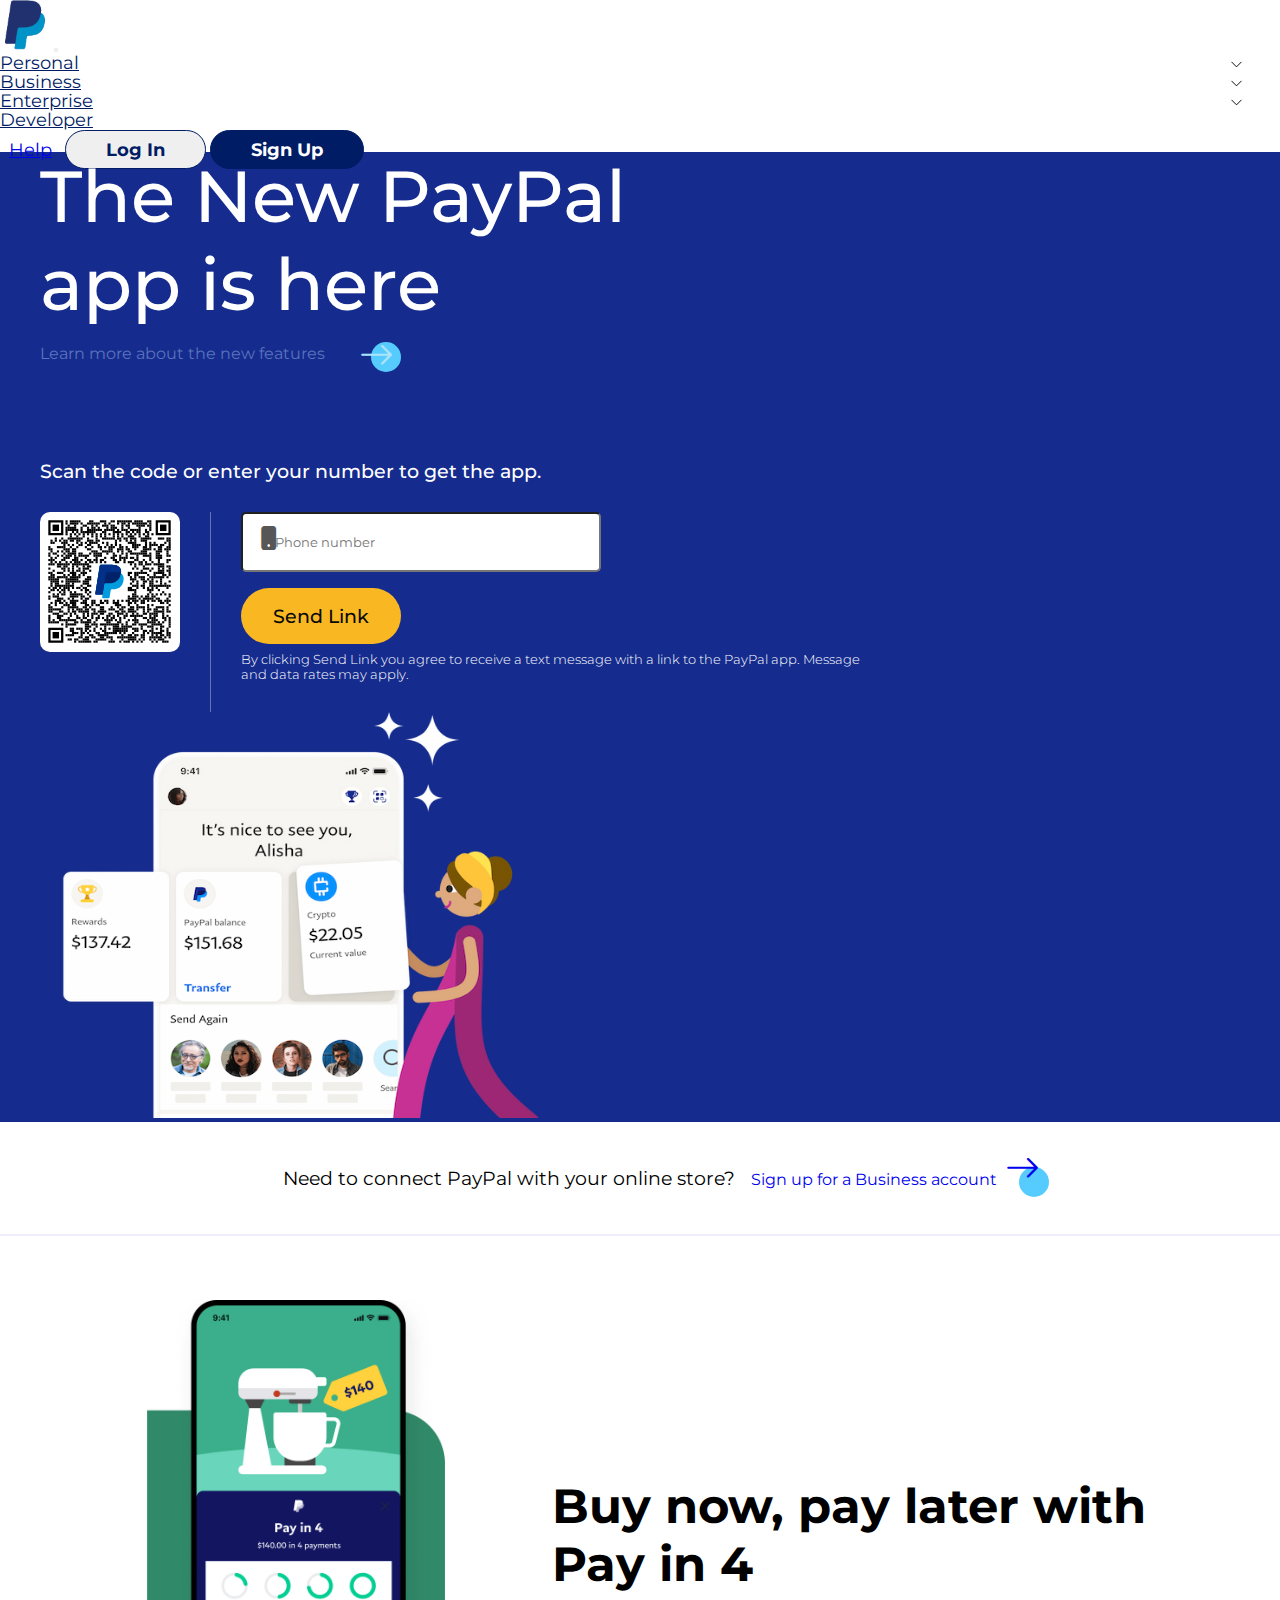
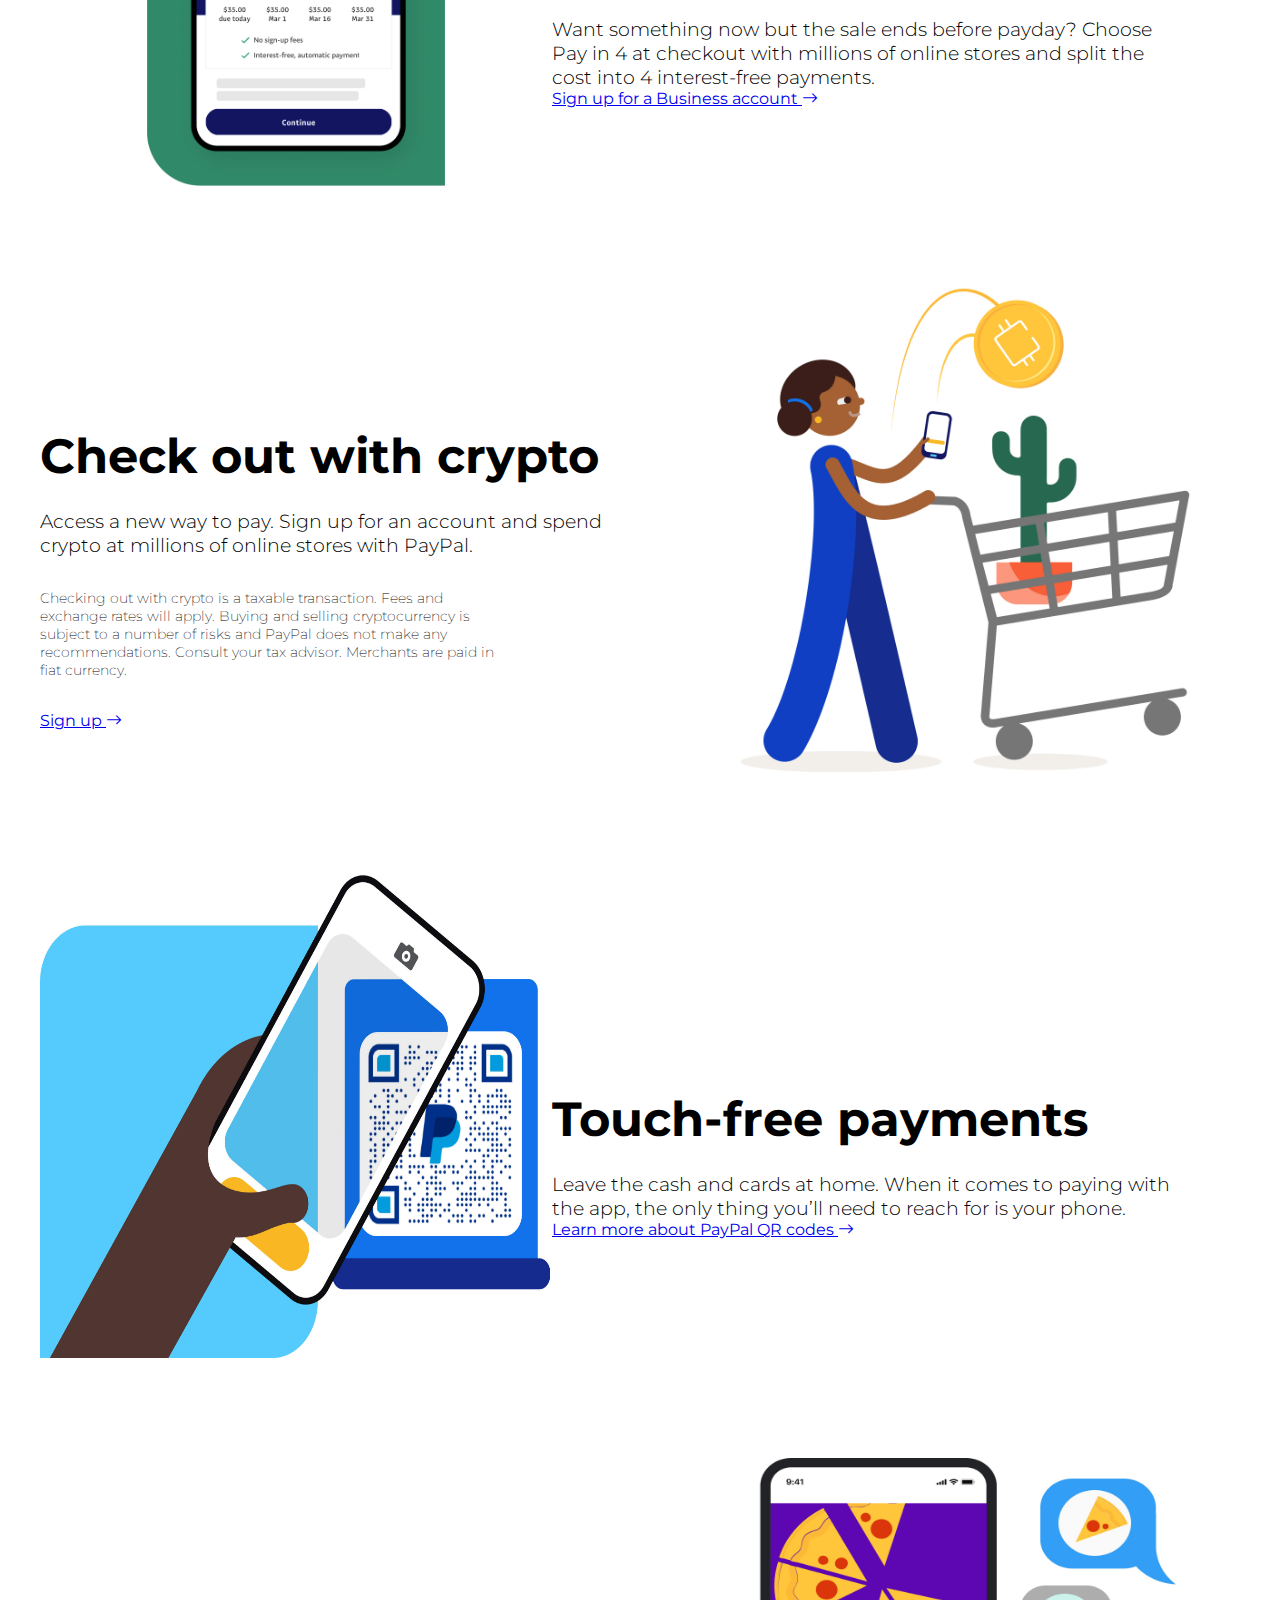
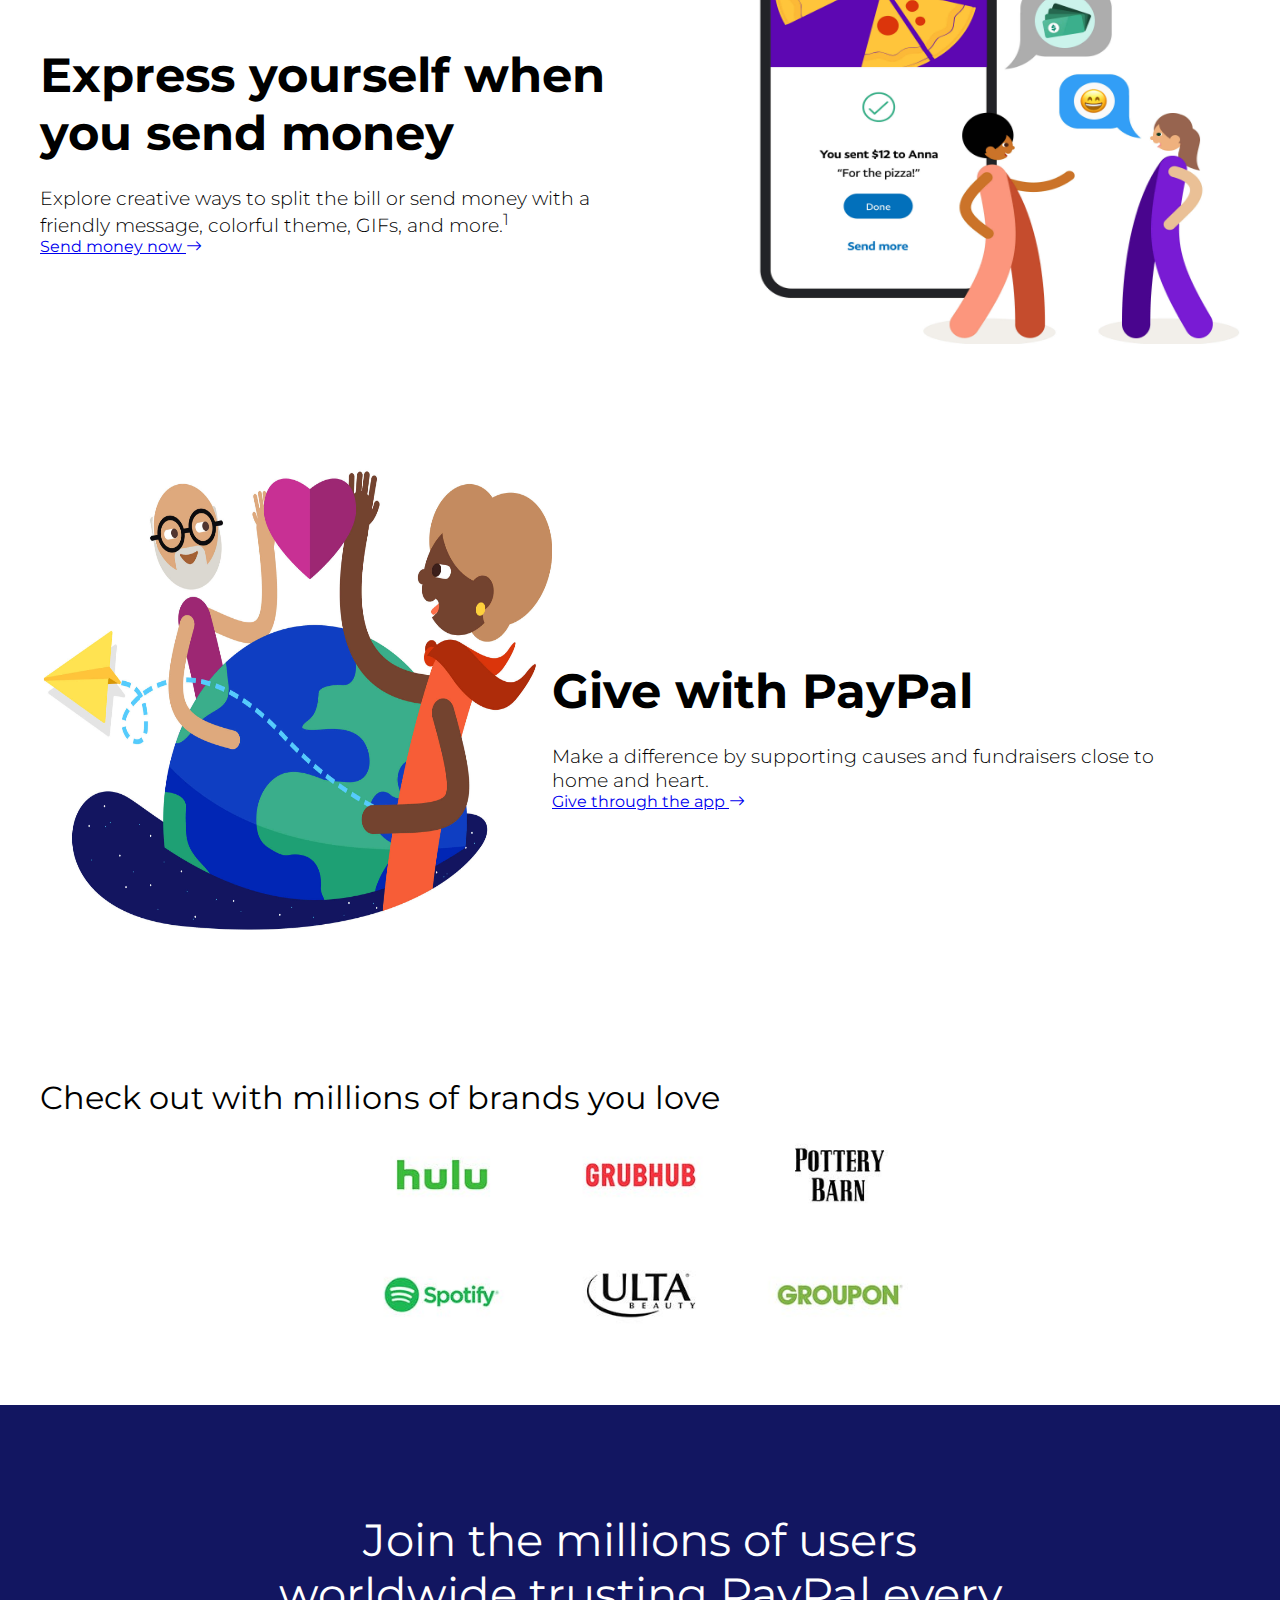
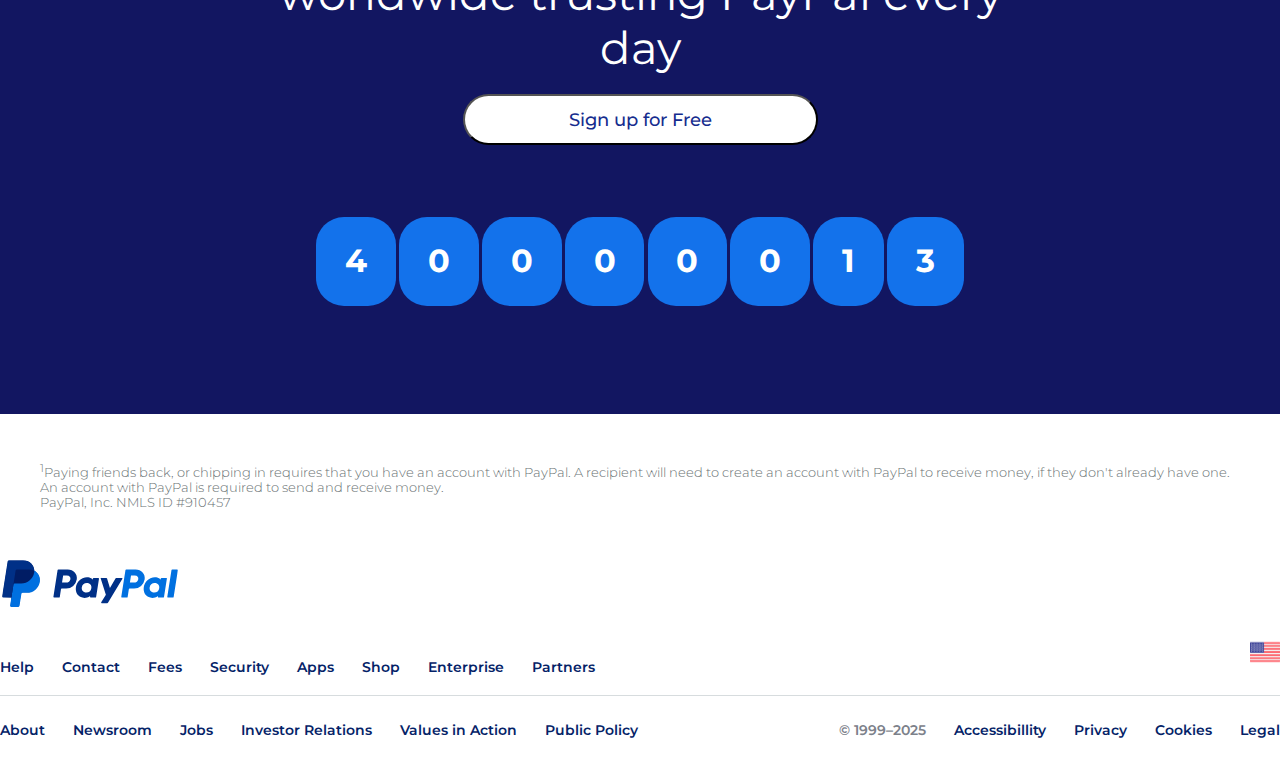
<file: index.html>
<!DOCTYPE html>
<html lang="en">
<head>
    <meta charset="UTF-8">
    <meta name="viewport" content="width=device-width, initial-scale=1.0">
    <!-- custom css  -->
    <link rel="stylesheet" href="styles/style.css">
     <!-- bootstrap css -->
    <link href="https://cdn.jsdelivr.net/npm/bootstrap@5.3.7/dist/css/bootstrap.min.css" rel="stylesheet" integrity="sha384-LN+7fdVzj6u52u30Kp6M/trliBMCMKTyK833zpbD+pXdCLuTusPj697FH4R/5mcr" crossorigin="anonymous">
    <link rel="stylesheet" href="https://cdn.jsdelivr.net/npm/bootstrap-icons@1.11.3/font/bootstrap-icons.css">

    <!-- favicon -->
    <link rel="shortcut icon" href="images/pp32.png" type="image/x-icon">

    <!-- fontawesome -->
    <link rel="stylesheet" href="https://cdnjs.cloudflare.com/ajax/libs/font-awesome/6.7.2/css/all.min.css" integrity="sha512-Evv84Mr4kqVGRNSgIGL/F/aIDqQb7xQ2vcrdIwxfjThSH8CSR7PBEakCr51Ck+w+/U6swU2Im1vVX0SVk9ABhg==" crossorigin="anonymous" referrerpolicy="no-referrer" />

    <title>Paypal | Bangladesh</title>
</head>
<body>
    <header>
        <nav class="navbar navbar-expand-lg">
            <div class="container">
                <a class="navbar-brand" href="#"><img class="logo" src="images/momgram@2x.png" alt="paypal logo"></a>
                <button class="navbar-toggler" type="button" data-bs-toggle="collapse" data-bs-target="#navbarSupportedContent" aria-controls="navbarSupportedContent" aria-expanded="false" aria-label="Toggle navigation">
                <span class="navbar-toggler-icon"></span>
                </button>
                <div class="collapse navbar-collapse" id="navbarSupportedContent">
                <ul class="navbar-nav me-auto mb-2 mb-lg-0">
                    <li class="nav-item icon-position">
                    <a class="nav-link " aria-current="page" href="#">Personal</a>
                    <span class="menu-drop-icon">
                        <svg xmlns="http://www.w3.org/2000/svg" fill="none" viewBox="0 0 24 24" stroke-width="1.5" stroke="currentColor" class="size-6">
                        <path stroke-linecap="round" stroke-linejoin="round" d="m19.5 8.25-7.5 7.5-7.5-7.5" />
                        </svg>

                    </span>
                    </li>
                    <li class="nav-item icon-position">
                    <a class="nav-link " href="pages/payLater.html">Business</a>
                    <span class="menu-drop-icon">
                        <svg xmlns="http://www.w3.org/2000/svg" fill="none" viewBox="0 0 24 24" stroke-width="1.5" stroke="currentColor" class="size-6">
                        <path stroke-linecap="round" stroke-linejoin="round" d="m19.5 8.25-7.5 7.5-7.5-7.5" />
                        </svg>

                    </span>
                    </li>
                    <li class="nav-item icon-position">
                    <a class="nav-link  " aria-current="page" href="pages/scan.html">Enterprise</a>
                    <span class="menu-drop-icon">
                        <svg xmlns="http://www.w3.org/2000/svg" fill="none" viewBox="0 0 24 24" stroke-width="1.5" stroke="currentColor" class="size-6">
                        <path stroke-linecap="round" stroke-linejoin="round" d="m19.5 8.25-7.5 7.5-7.5-7.5" />
                        </svg>

                    </span>
                    </li>
                    <li class="nav-item">
                    <a class="nav-link" href="pages/sendMoney.html">Developer</a>
                    </li>
                
                </ul>
                <div class="d-flex">
                    <a class="nav-link me-2 btn-help d-none" href="#">help</a>
                    <button class="btn log-in" type="submit">Log in</button>
                    <button class="btn sign-up" type="submit">Sign up</button>

                </div>
                </div>
            </div>
        </nav>

    </header>
    <!-- header section end -->


    <!-- header image section  -->
    <section class="header-info-bg">
        <section class="header-info container">
        <div class="row">
            <div class="col header-title-section">
                <h1 class="title">
                    The New PayPal app is here
                </h1>
                <div class="header-link">
                    <a href="#" >Learn more about the new features
                    <span class="circle"></span>
                    <span class="arrow">
                        <i class="bi bi-arrow-right icon-lg"></i>
                    </span>
                </a>
                </div>
                
                
                
                
            </div>
        </div>
        <div class="row row-bottom">
            <div class="col-6 col-md-12">
                <p class="row-bottom-title">Scan the code or enter your number to get the app.</p>
                <div class="wrapper">
                    <div class="qr">
                        <img src="images/qr-code-us-home-hero.svg" alt="qr code of paypal bd">
                    </div>
                    <span class="line"></span>
                    <div class="input-mobile">
                        <span>
                            <i class="bi bi-phone-fill mob-icon"></i>
                            <input type="number" placeholder="Phone number" >

                        </span>
                        

                        <a class="send-link" href="#">Send Link</a>
                        <p class="disclaimer">
                            By clicking Send Link you agree to receive a text message with a link to the PayPal app. Message and data rates may apply.
                        </p>
                    </div>
                </div>
            </div>
            <div class="col-6 bg-pattern-position d-md-none">
                <img src="images/device-hero.png" alt="background image of the paypal app">
            </div>
        </div>

        </section>
       
    
     <!-- <img class="img-fluid bg-pattern-position" src="images/background-swirls.png" alt="background image pattern"> -->
    </section>

    <section class="sign-up-business">
        <div class="container flex-center-link">
            <div class="row ">
                <div class="col icon-position">
                    <p>Need to connect PayPal with your online store?</p>
                    <a href="#">Sign up for a Business account <i class="bi bi-arrow-right icon-lg"></i> </a>
                </div>
            </div>
        </div>
    </section>

    <section class="cards">
        <div class="container bnpl">
            <div class="row flex-cards">
                <div class="col-6">
                    <img src="images/BNPL-img.jpg" alt="buy now pay later features shown on the image">
                </div>
                <div class="col-6">
                    <div class="details">
                        <h2>Buy now, pay later with Pay in 4</h2>
                        <p>
                            Want something now but the sale ends before payday? Choose Pay in 4 at checkout with millions of online stores and split the cost into 4 interest-free payments.
                        </p>
                        <a href="pages/payLater.html">Sign up for a Business account <i class="bi bi-arrow-right icon-lg"></i> </a>
                    </div>
                </div>
            </div>

            <!-- crypto -->
             <div class="row flex-cards">
                <div class="col-6">
                    <div class="details crypto">
                        <h2>Check out with crypto</h2>
                        <p>
                            Access a new way to pay. Sign up for an account and spend crypto at millions of online stores with PayPal.

                        </p>
                        <p class="disclaimer">
                            Checking out with crypto is a taxable transaction. Fees and exchange rates will apply. Buying and selling cryptocurrency is subject to a number of risks and PayPal does not make any recommendations. Consult your tax advisor. Merchants are paid in fiat currency.
                        </p>
                        <a href="#">Sign up <i class="bi bi-arrow-right icon-lg"></i> </a>
                    </div>
                    
                </div>
                <div class="col-6">
                    <img src="images/crypto-img.jpg" alt="buying gorceries with crypto wallet">
                </div>
            </div>
            <!-- touch-free -->
             <div class="row flex-cards">
                <div class="col-6">
                    <img src="images/touchfree-img.jpg" alt="buy now pay later features shown on the image">
                </div>
                <div class="col-6">
                    <div class="details">
                        <h2>
                            Touch-free payments
                        </h2>
                        <p>
                            Leave the cash and cards at home. When it comes to paying with the app, the only thing you’ll need to reach for is your phone.

                        </p>
                        <a href="#">Learn more about PayPal QR codes <i class="bi bi-arrow-right icon-lg"></i> </a>
                    </div>
                </div>
            </div>
            <!-- express yourself -->
             <div class="row flex-cards">
                <div class="col-6">
                    <div class="details send-money">
                        <h2>Express yourself when you send money</h2>
                        <p>
                            Explore creative ways to split the bill or send money with a friendly message, colorful theme, GIFs, and more.<sup>1</sup>

                        </p>
                    
                        <a href="#">Send money now <i class="bi bi-arrow-right icon-lg"></i> </a>
                    </div>
                    
                </div>
                <div class="col-6">
                    <img src="images/sendmoney-img.jpg" alt="buying gorceries with crypto wallet">
                </div>
            </div>
            <!-- give paypal -->
              <div class="row flex-cards">
                <div class="col-6">
                    <img src="images/give-img.jpg" alt="buy now pay later features shown on the image">
                </div>
                <div class="col-6">
                    <div class="details">
                        <h2>
                            Give with PayPal
                        </h2>
                        <p>
                            Make a difference by supporting causes and fundraisers close to home and heart.


                        </p>
                        <a href="#">Give through the app <i class="bi bi-arrow-right icon-lg"></i> </a>
                    </div>
                </div>
            </div>

        </div>
    </section>
<!-- brands -->
    <section class="brands">
        <div class="container">
            <div class="row">
                <div class="col-4  brand-flex-f">
                    <h3>Check out with millions of brands you love</h3>
                </div>
                <div class="col-8  brand-flex">
                    <div class="logo-group-one">
                        <img src="images/hulu-logo.jpg" alt="hulu loog" class="logo-icons">
                        <img src="images/grubhub-logo.jpg" alt="grubhub loog" class="logo-icons">
                        <img src="images/potterybarn-logo.jpg" alt="potterybarn loog" class="logo-icons">

                    </div>
                    <div class="logo-group-two">
                        <img src="images/spotify-logo.jpg" alt="spotify loog" class="logo-icons">
                        <img src="images/ultra-logo.jpg" alt="ultra loog" class="logo-icons">
                        <img src="images/groupon-logo.jpg" alt="groupon loog" class="logo-icons">

                    </div>
                </div>
            </div>
        </div>
    </section>

    <!-- signup -->
     <section class="sign-up">
        <div class="container">
            <div class="row">
                <div class="col flex-signup">
                    <h3>
                        Join the millions of users worldwide
                        trusting PayPal every day
                    </h3>
                    <button type="submit">
                        Sign up for Free
                    </button>
                    <div class="counting">
                        <div class="digits">
                            4
                        </div>
                        <div class="digits">0</div>
                        <div class="digits">0</div>
                        <div class="digits">0</div>
                        <div class="digits">0</div>
                        <div class="digits">0</div>
                        <div class="digits">1</div>
                        <div class="digits">3</div>
                    </div>
                </div>
            </div>
        </div>
        
     </section>

     <section class="footnote">
        <div class="container">
            <div class="row">
                <div class="col">
                    <p><sup>1</sup>Paying friends back, or chipping in requires that you have an account with PayPal. A recipient will need to create an account with PayPal to receive money, if they don't already have one. An account with PayPal is required to send and receive money.</p>
                    <p>
                        PayPal, Inc. NMLS ID #910457
                    </p>
                </div>
            </div>
        </div>
     </section>
<!-- footer section -->
 <footer>
    <div class="container">
        <div class="row">
            <div class="col">
                <img src="images/paypal-color.svg" alt="paypal logo">
                <div class="left-links">
                    <div>

                    
                    
                        <a href="#">Help</a>
                        <a href="#">Contact</a>
                        <a href="#">Fees</a>
                        <a href="#">Security</a>
                        <a href="#">Apps</a>
                        <a href="#">Shop</a>
                        <a href="#">Enterprise</a>
                        <a href="#">Partners</a>

                    </div>
                    <div class="country-links">
                    <img src="images/image.png" alt="us country flag">
                </div>
                </div>
                
            </div>
            
        </div>
        <span class="line"></span>
        <div class="row">
            <div class="col bottom-links">
                <div class="left-links-b">
                    <a href="#">About</a>
                    <a href="#">Newsroom</a>
                    <a href="#">Jobs</a>
                    <a href="#">Investor Relations</a>
                    <a href="#">Values in Action</a>
                    <a href="#">Public Policy</a>
                </div>
                <div class="right-links-b">
                    <span>© 1999–2025</span>
                    <a href="#">Accessibillity</a>
                    <a href="#">Privacy</a>
                    <a href="#">Cookies</a>
                    <a href="#">Legal</a>
                </div>
            </div>
        </div>
    </div>
 </footer>
    
    

<!-- js bootstrap -->
<script src="https://cdn.jsdelivr.net/npm/bootstrap@5.3.7/dist/js/bootstrap.bundle.min.js" integrity="sha384-ndDqU0Gzau9qJ1lfW4pNLlhNTkCfHzAVBReH9diLvGRem5+R9g2FzA8ZGN954O5Q" crossorigin="anonymous"></script>

</body>
</html>
</file>
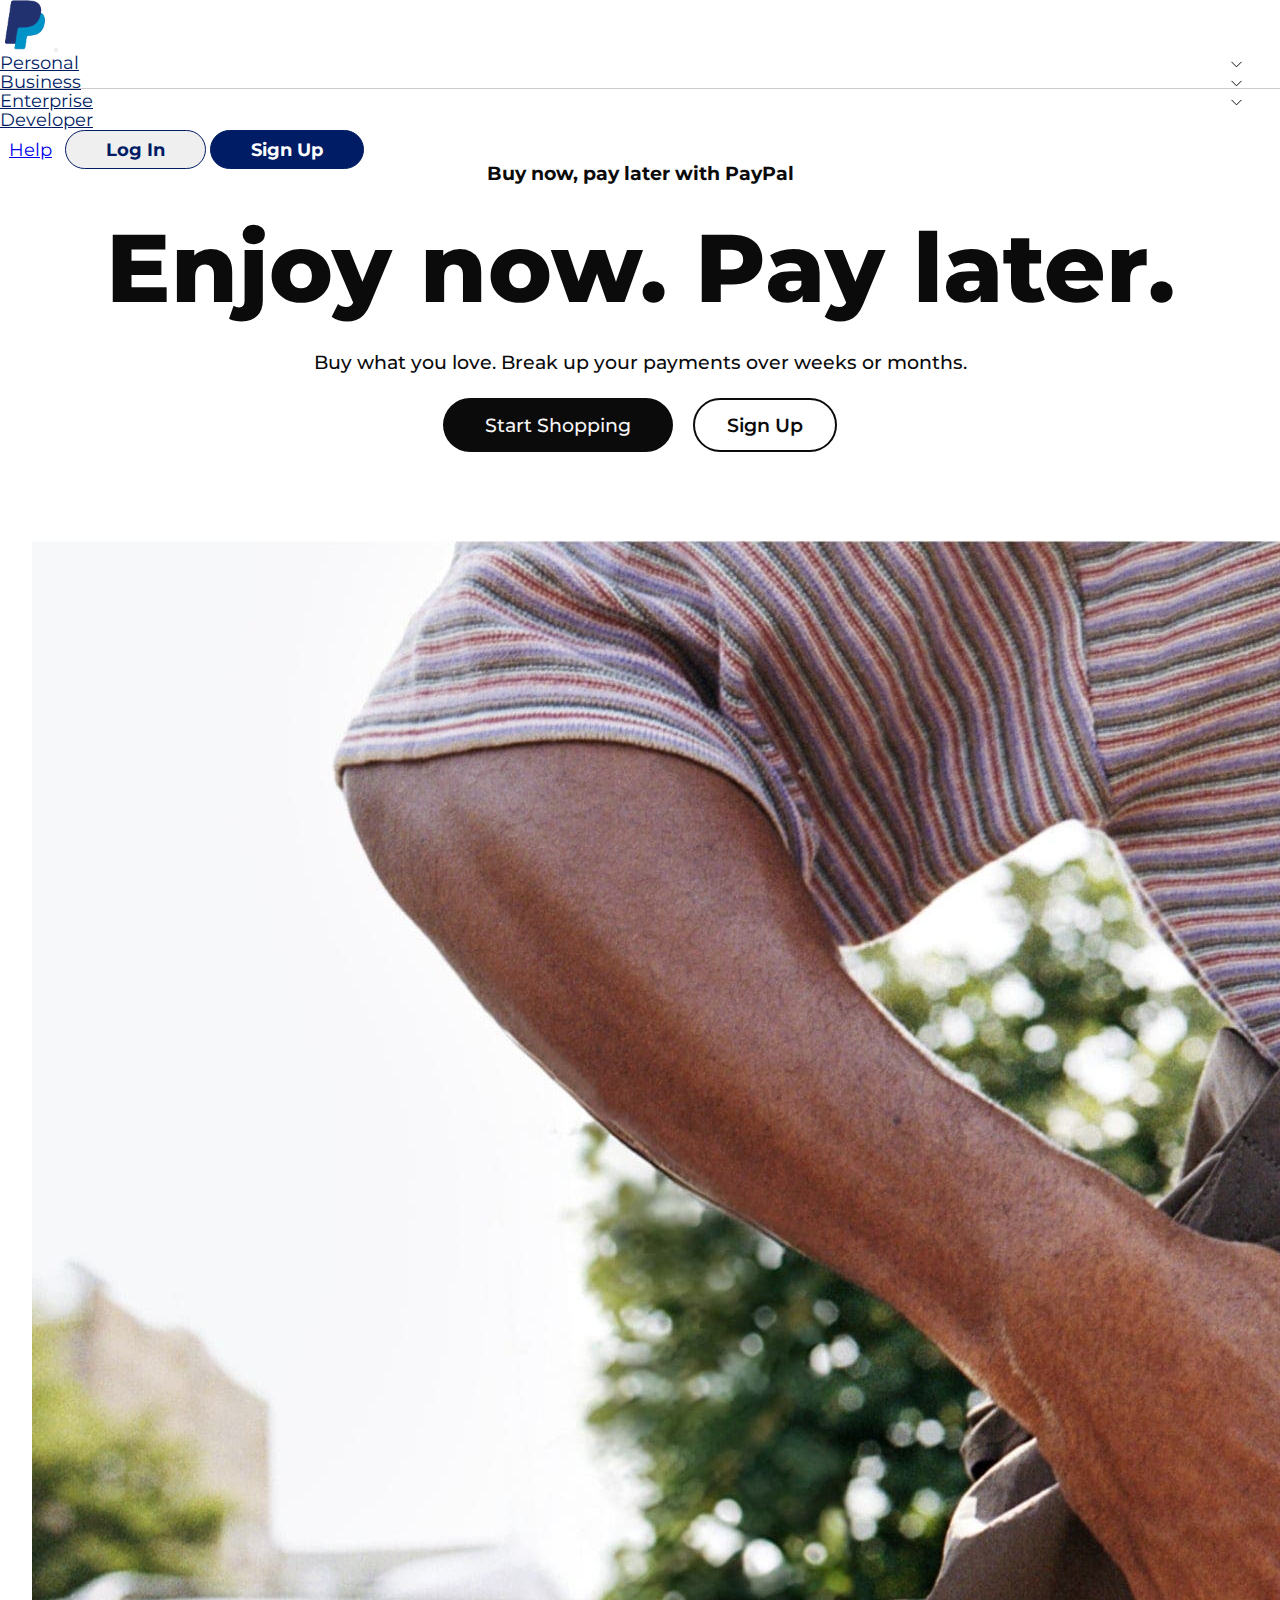
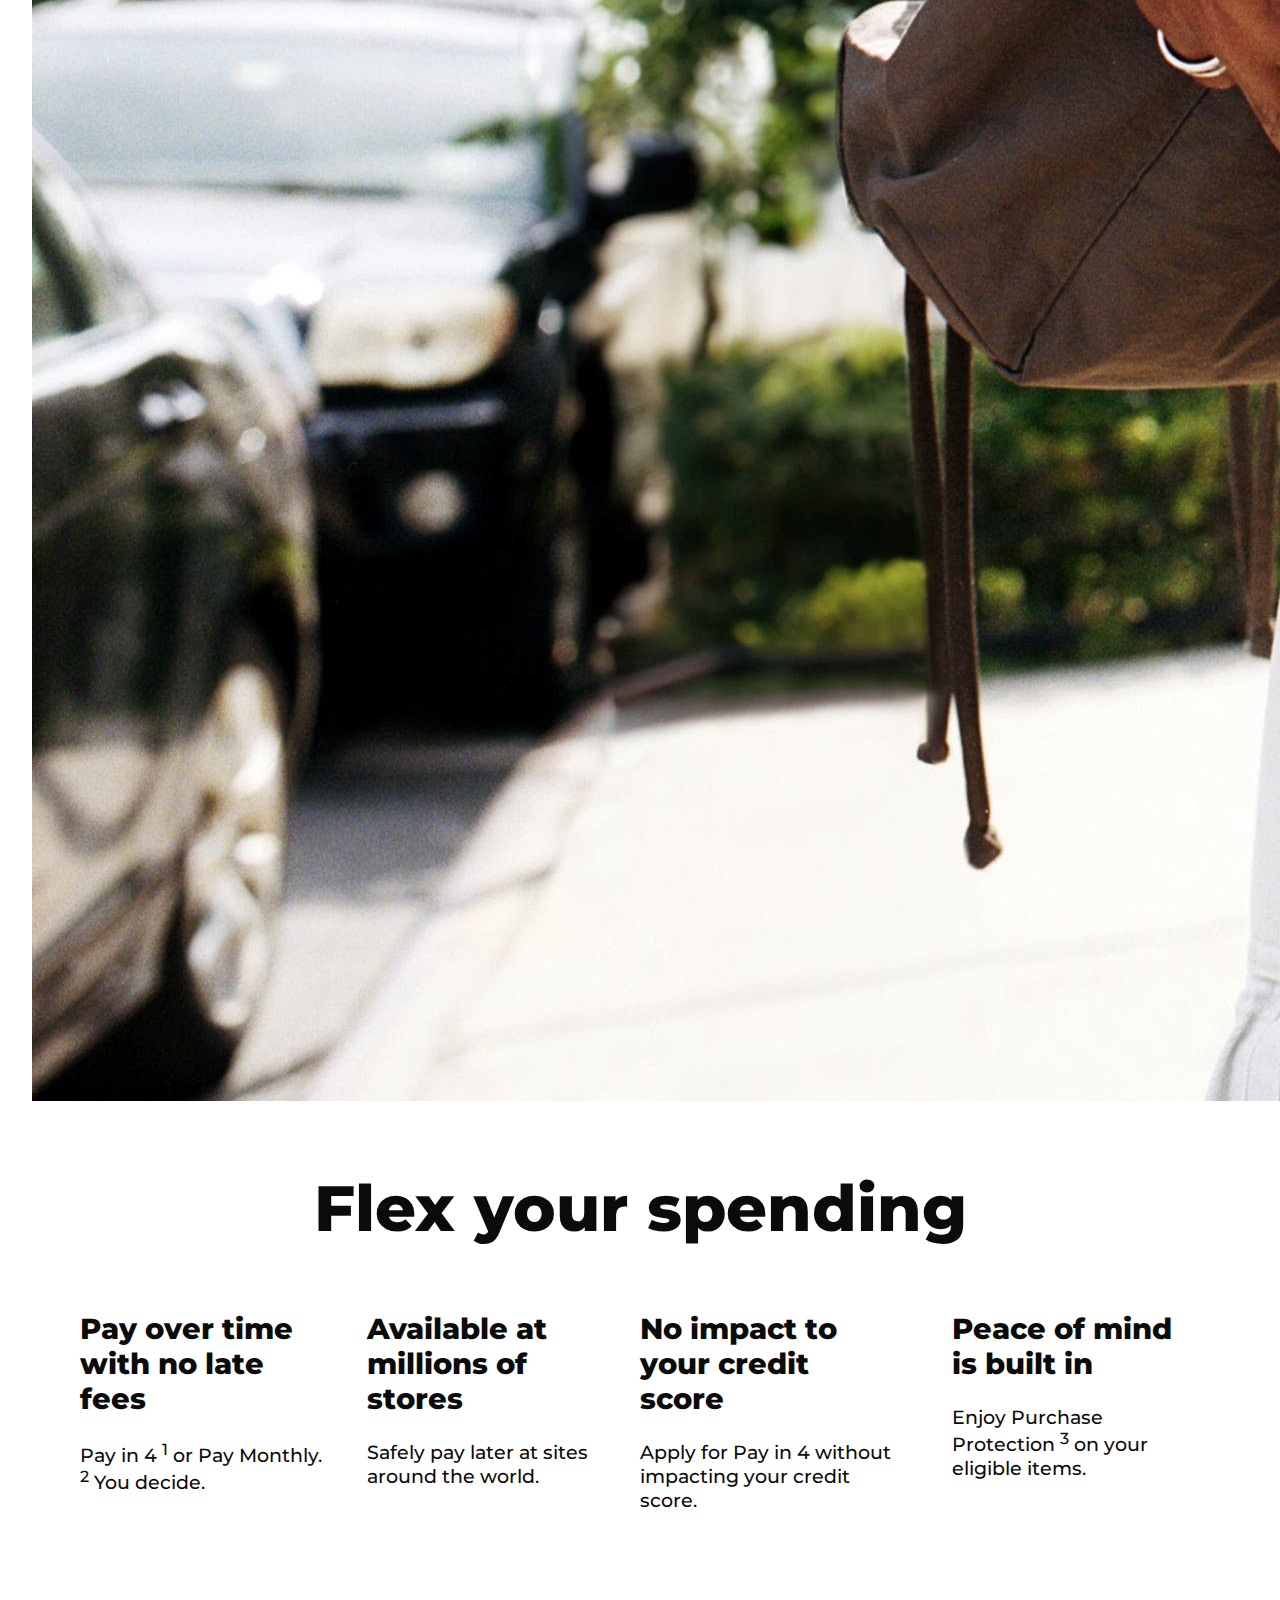
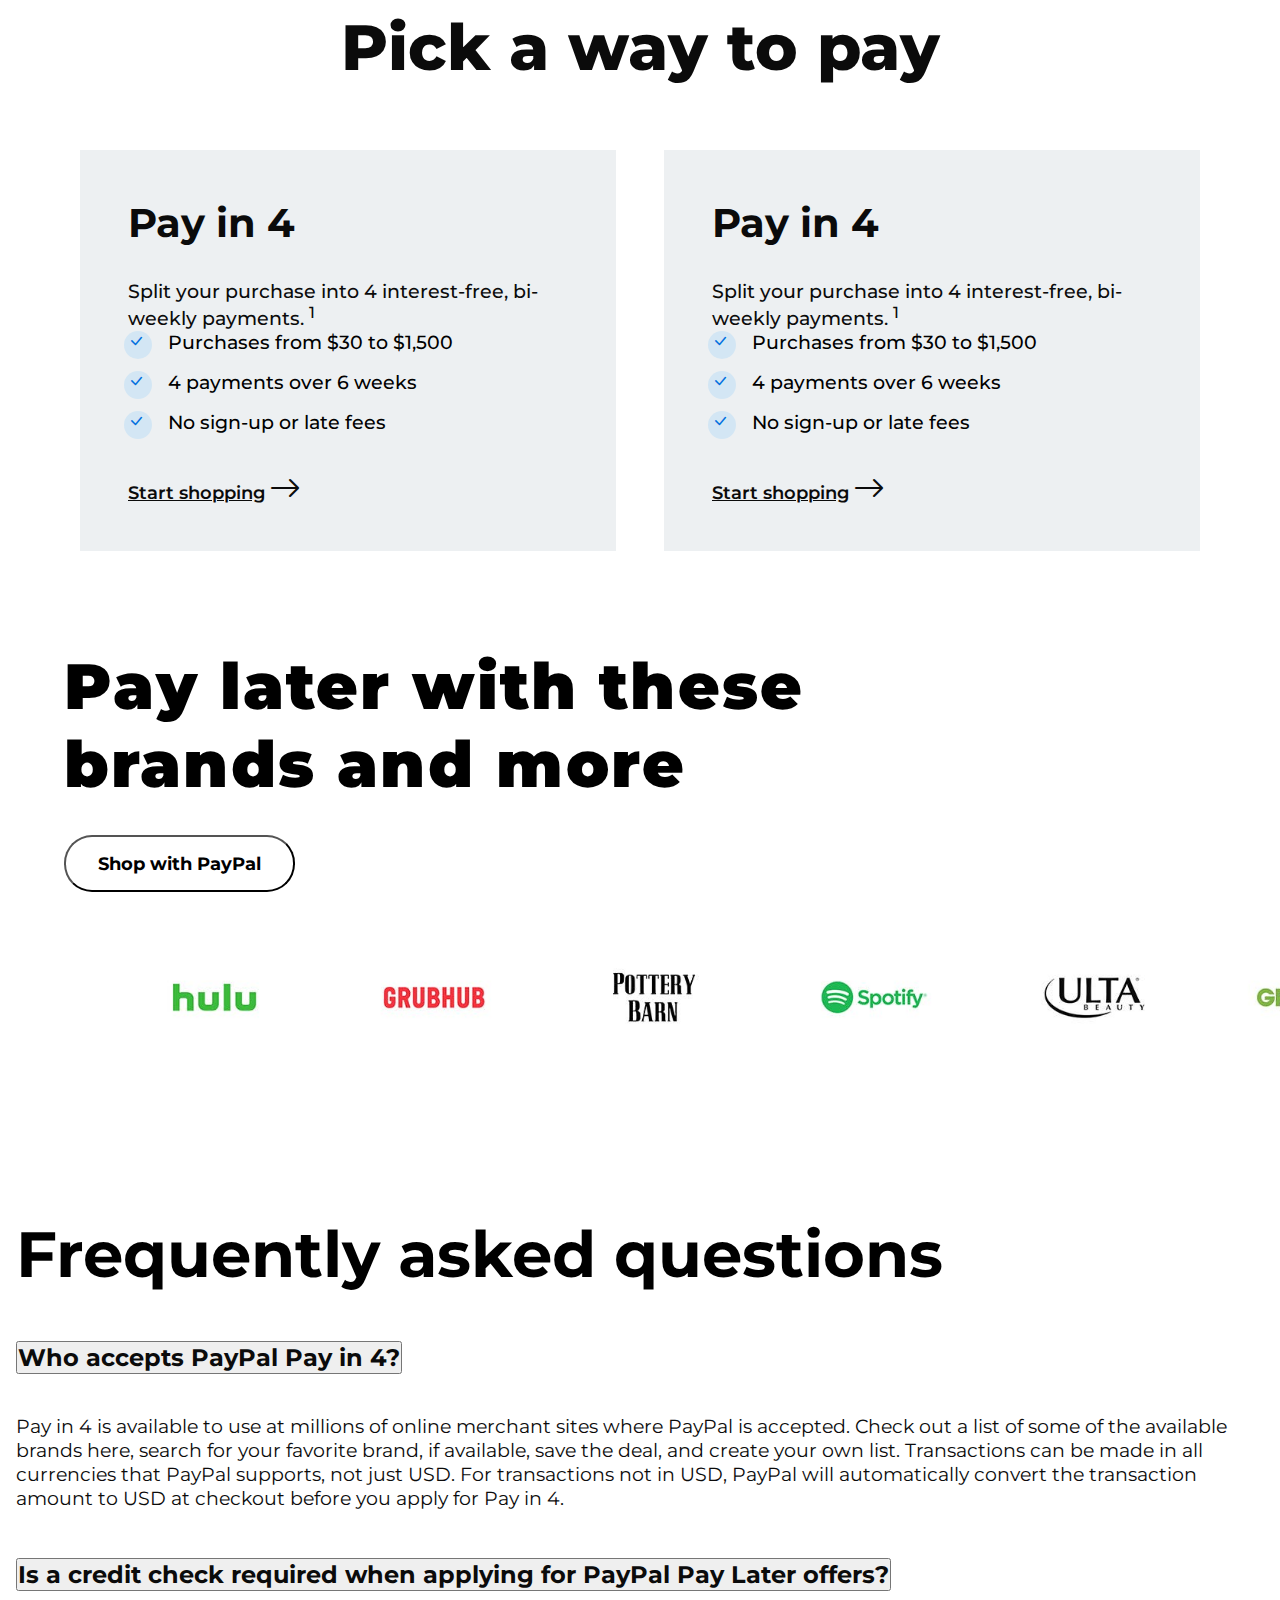
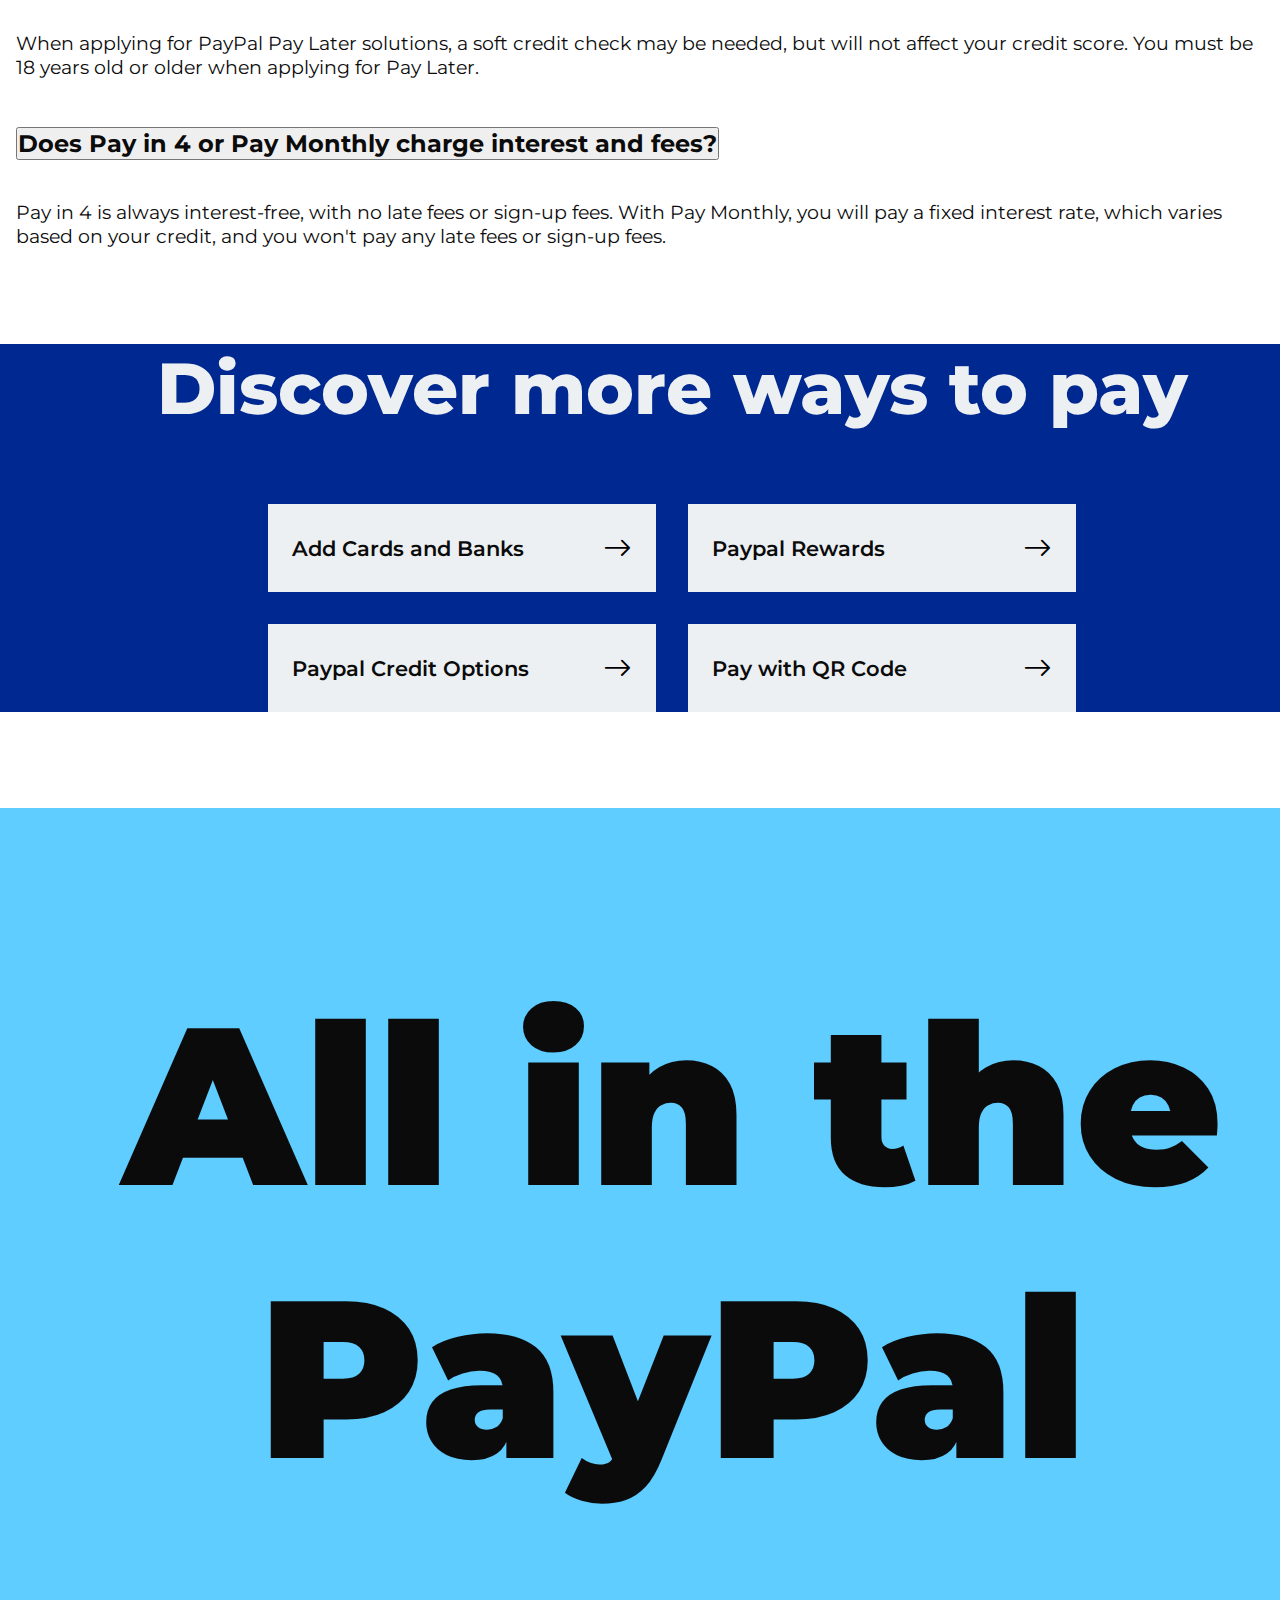
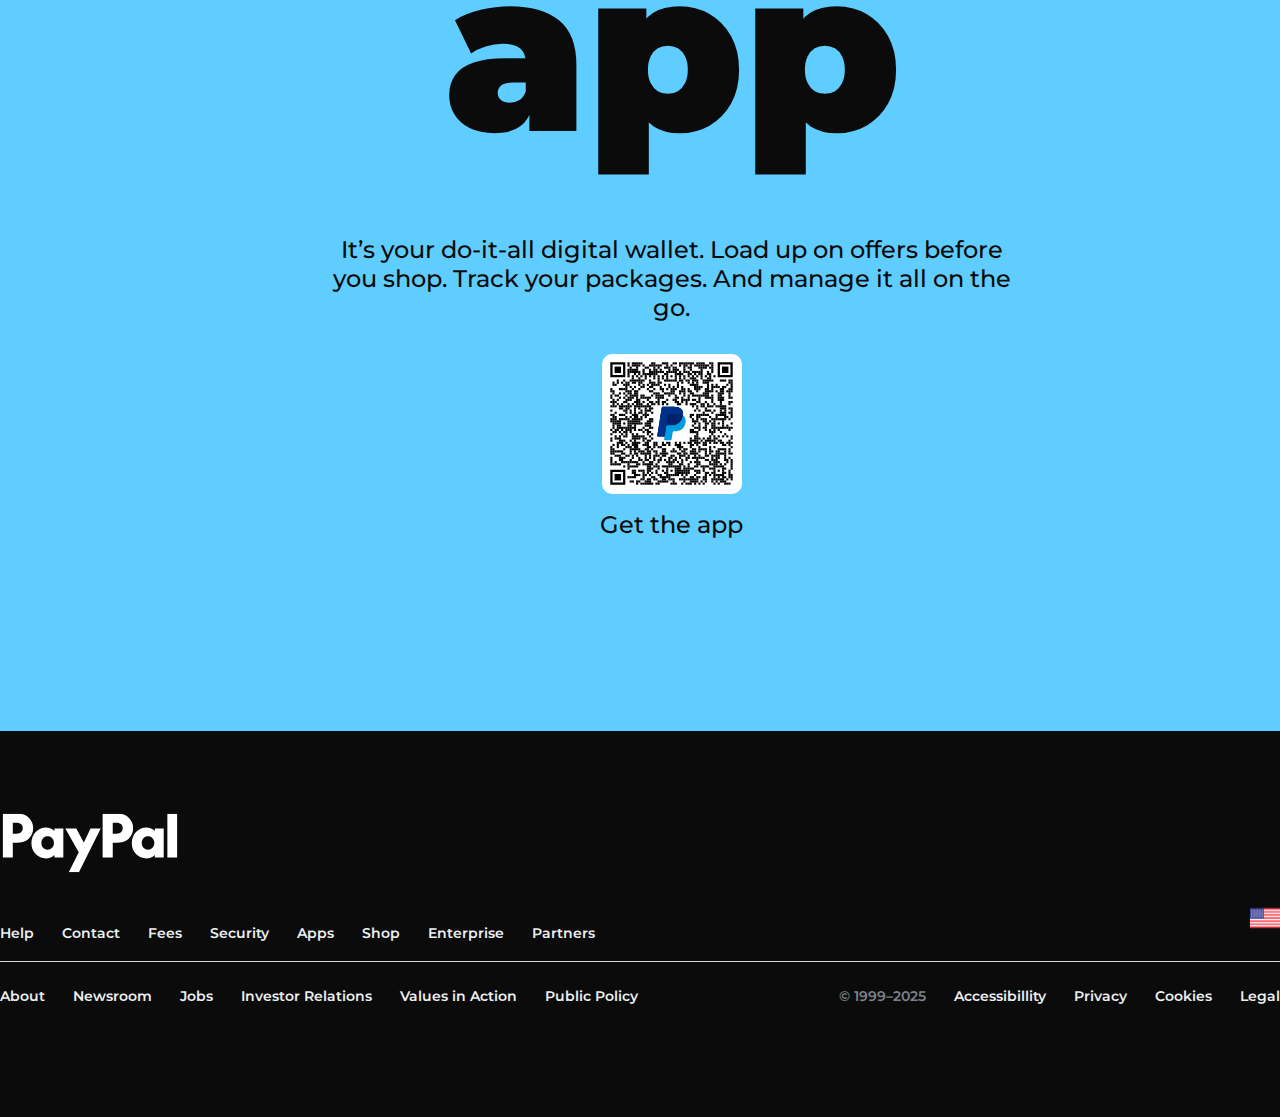
<file: pages/payLater.html>
<!DOCTYPE html>
<html lang="en">
<head>
    <meta charset="UTF-8">
    <meta name="viewport" content="width=device-width, initial-scale=1.0">
    <!-- custom css  -->
    <link rel="stylesheet" href="../styles/style.css">
    <link rel="stylesheet" href="../styles/paylater.css">

     <!-- bootstrap css -->
    <link href="https://cdn.jsdelivr.net/npm/bootstrap@5.3.7/dist/css/bootstrap.min.css" rel="stylesheet" integrity="sha384-LN+7fdVzj6u52u30Kp6M/trliBMCMKTyK833zpbD+pXdCLuTusPj697FH4R/5mcr" crossorigin="anonymous">
    <link rel="stylesheet" href="https://cdn.jsdelivr.net/npm/bootstrap-icons@1.11.3/font/bootstrap-icons.css">

    <!-- fontawesome -->
    <link rel="stylesheet" href="https://cdnjs.cloudflare.com/ajax/libs/font-awesome/6.7.2/css/all.min.css" integrity="sha512-Evv84Mr4kqVGRNSgIGL/F/aIDqQb7xQ2vcrdIwxfjThSH8CSR7PBEakCr51Ck+w+/U6swU2Im1vVX0SVk9ABhg==" crossorigin="anonymous" referrerpolicy="no-referrer" />

    <title>Paypal | Pay Later</title>
</head>
<body>
    <header>
        <nav class="navbar navbar-expand-lg">
            <div class="container">
                <a class="navbar-brand" href="../index.html"><img class="logo" src="../images/momgram@2x.png" alt="paypal logo"></a>
                <button class="navbar-toggler" type="button" data-bs-toggle="collapse" data-bs-target="#navbarSupportedContent" aria-controls="navbarSupportedContent" aria-expanded="false" aria-label="Toggle navigation">
                <span class="navbar-toggler-icon"></span>
                </button>
                <div class="collapse navbar-collapse" id="navbarSupportedContent">
                <ul class="navbar-nav me-auto mb-2 mb-lg-0">
                    <li class="nav-item icon-position">
                    <a class="nav-link " aria-current="page" href="../index.html">Personal</a>
                    <span class="menu-drop-icon">
                        <svg xmlns="http://www.w3.org/2000/svg" fill="none" viewBox="0 0 24 24" stroke-width="1.5" stroke="currentColor" class="size-6">
                        <path stroke-linecap="round" stroke-linejoin="round" d="m19.5 8.25-7.5 7.5-7.5-7.5" />
                        </svg>

                    </span>
                    </li>
                    <li class="nav-item icon-position">
                    <a class="nav-link " href="#">Business</a>
                    <span class="menu-drop-icon">
                        <svg xmlns="http://www.w3.org/2000/svg" fill="none" viewBox="0 0 24 24" stroke-width="1.5" stroke="currentColor" class="size-6">
                        <path stroke-linecap="round" stroke-linejoin="round" d="m19.5 8.25-7.5 7.5-7.5-7.5" />
                        </svg>

                    </span>
                    </li>
                    <li class="nav-item icon-position">
                    <a class="nav-link  " aria-current="page" href="scan.html">Enterprise</a>
                    <span class="menu-drop-icon">
                        <svg xmlns="http://www.w3.org/2000/svg" fill="none" viewBox="0 0 24 24" stroke-width="1.5" stroke="currentColor" class="size-6">
                        <path stroke-linecap="round" stroke-linejoin="round" d="m19.5 8.25-7.5 7.5-7.5-7.5" />
                        </svg>

                    </span>
                    </li>
                    <li class="nav-item">
                    <a class="nav-link" href="sendMoney.html">Developer</a>
                    </li>
                
                </ul>
                <div class="d-flex">
                    <a class="nav-link me-2 btn-help" href="#">help</a>
                    <button class="btn log-in" type="submit">Log in</button>
                    <button class="btn sign-up" type="submit">Sign up</button>

                </div>
                </div>
            </div>
        </nav>

    </header>
    <!-- header section end -->

    <div class="p-header-info">
        <div class="container">
            <div class="row">
                <div class="col">
                    <div class="header-flex">
                        <p>Buy now, pay later with PayPal</p>
                        <h1>Enjoy now. Pay later.</h1>
                        <p>
                            Buy what you love. Break up your payments over weeks or months.
                        </p>
                        <div class="p-btn-group">
                            <button type="submit" class="btn-primary shopping">
                                Start Shopping
                            </button>
                            <button type="submit" class="btn-secondary sign-up">
                                Sign Up
                            </button>
                        </div>
                    </div>
                    <div class="p-header-img">
                        <img src="../images/hero_size-paylater_img.jpg" alt="paylater" class="img-fluid p-hero-img">
                    </div>
                </div>
            </div>
        </div>
    </div>
    <!-- header info section done -->

    <section class="flex-spending">
        <div class="container">
            <div class="row">
                <div class="col">
                    <h2>Flex your spending</h2>
                    <div class="flex-spending-f">
                        <div class="items-f">
                            <p>
                                Pay over time with no late fees
                            </p>
                            <p>
                                Pay in 4 <sup>1</sup> or Pay Monthly. <sup>2</sup> You decide.

                            </p>
                        </div>
                        <div class="items-f">
                            <p>
                                Available at millions of stores
                            </p>
                            <p>
                                Safely pay later at sites around the world.

                            </p>
                        </div>
                        <div class="items-f">
                            <p>
                                No impact to your credit score
                            </p>
                            <p>
                               Apply for Pay in 4 without impacting your credit score.
                            </p>
                        </div>
                        <div class="items-f">
                            <p>
                                Peace of mind is built in
                            </p>
                            <p>
                                Enjoy Purchase Protection <sup>3</sup> on your eligible items.
                            </p>
                        </div>
                    </div>
                </div>
            </div>
        </div>
    </section>
<!-- pica a way section -->
    <section class="pick-way">
        <div class="container">
            <div class="row">
                <div class="col">
                    <h2>Pick a way to pay</h2>
                    <div class="p-cards">
                        <div class="p-card-left">
                            <p class="card-heading">
                                Pay in 4
                            </p>
                            <p>
                                Split your purchase into 4 interest-free, bi-weekly payments. <sup>1</sup>
                            </p>
                            <div class="points">
                                <div class="points-one">
                                    <i class="bi bi-check-lg"></i>
                                    <p>Purchases from $30 to $1,500</p>
                                </div>
                                <div class="points-two">
                                    <i class="bi bi-check-lg"></i>
                                    <p>4 payments over 6 weeks</p>
                                </div>
                                <div class="points-three">
                                    <i class="bi bi-check-lg"></i>
                                    <p>No sign-up or late fees</p>
                                </div>
                                
                            </div>
                            <div class="p-link-f">

                                <a href="#" class="p-links">
                                    Start shopping 
                                </a>
                                <i class="bi bi-arrow-right left-arrow"></i>
                            </div>

                        </div>
                        <div class="p-card-right">
                            <p class="card-heading">
                                Pay in 4
                            </p>
                            <p>
                                Split your purchase into 4 interest-free, bi-weekly payments. <sup>1</sup>
                            </p>
                            <div class="points">
                                <div class="points-one">
                                    <i class="bi bi-check-lg"></i>
                                    <p>Purchases from $30 to $1,500</p>
                                </div>
                                <div class="points-two">
                                    <i class="bi bi-check-lg"></i>
                                    <p>4 payments over 6 weeks</p>
                                </div>
                                <div class="points-three">
                                    <i class="bi bi-check-lg"></i>
                                    <p>No sign-up or late fees</p>
                                </div>
                                
                            </div>

                            <div class="p-link-f">

                                <a href="#" class="p-links">
                                    Start shopping 
                                </a>
                                <i class="bi bi-arrow-right right-arrow"></i>
                            </div>
                        </div>
                    </div>
                </div>
            </div>
        </div>
    </section>

<!-- video carasoul -->
 <!-- <section class="video-carasoul">
    <div class="containe">
        <div class="row">
            <div class="col">
                <h2 class="container">
                    Get the most out
                    of Pay Later

                </h2>
                <div class="slider-wrapper">
                    <div class="slider" id="videoSlider">
                        <div class="slide">
                        <video controls muted>
                            <source src="../images/video1.mp4" type="video/mp4">
                        </video>
                        </div>
                        <div class="slide">
                        <video controls muted>
                            <source src="../images/video1.mp4" type="video/mp4">
                        </video>
                        </div>
                        <div class="slide">
                        <video controls muted>
                            <source src="../images/video1.mp4" type="video/mp4">
                        </video>
                        </div>
                    </div>

                    <button class="nav-btn prev-btn hidden" id="prevBtn">←</button>
                    <button class="nav-btn next-btn" id="nextBtn">→</button>
                </div>



            </div>
        </div>
    </div>
 </section> -->

 <!-- brands section -->
 <section class="p-brands-section">
    <div class="container">
        <div class="row">
            <div class="col">
                <h2>Pay later with these brands and more</h2>
                <button type="submit" class="pay-with">
                    Shop with PayPal
                </button>
                <div class="slider-wrapper">
                    <div class="image-icon slider-track">
                        <img src="../images/hulu-logo.jpg" alt="hulu logo" class="logo-icons">
                        <img src="../images/grubhub-logo.jpg" alt="grubhub logo" class="logo-icons">
                        <img src="../images/potterybarn-logo.jpg" alt="potterybarn logo" class="logo-icons">
                        <img src="../images/spotify-logo.jpg" alt="spotify logo" class="logo-icons">
                        <img src="../images/ultra-logo.jpg" alt="ultra logo" class="logo-icons">
                        <img src="../images/groupon-logo.jpg" alt="groupon logo" class="logo-icons">
                        <!-- Duplicate for seamless loop -->
                        <img src="../images/hulu-logo.jpg" alt="hulu logo" class="logo-icons">
                        <img src="../images/grubhub-logo.jpg" alt="grubhub logo" class="logo-icons">
                        <img src="../images/potterybarn-logo.jpg" alt="potterybarn logo" class="logo-icons">
                        <img src="../images/spotify-logo.jpg" alt="spotify logo" class="logo-icons">
                        <img src="../images/ultra-logo.jpg" alt="ultra logo" class="logo-icons">
                        <img src="../images/groupon-logo.jpg" alt="groupon logo" class="logo-icons">
                    </div>
                    </div>

            </div>
        </div>
    </div>
 </section>

 <section class="accordion">
    <div class="container">
        <div class="row">
            <div class="col">
                <h2 class="acc-section-title">
                    Frequently asked questions
                </h2>
                <div class="accordion accordion-flush" id="accordionFlushExample">
                    <div class="accordion-item">
                        <h2 class="accordion-header ">
                        <button class="accordion-button p-acc-title collapsed" type="button" data-bs-toggle="collapse" data-bs-target="#flush-collapseOne" aria-expanded="false" aria-controls="flush-collapseOne">
                            Who accepts PayPal Pay in 4?
                        </button>
                        </h2>
                        <div id="flush-collapseOne" class="accordion-collapse collapse" data-bs-parent="#accordionFlushExample">
                        <div class="accordion-body">
                            Pay in 4 is available to use at millions of online merchant sites where PayPal is accepted. Check out a list of some of the available brands here, search for your favorite brand, if available, save the deal, and create your own list. Transactions can be made in all currencies that PayPal supports, not just USD. For transactions not in USD, PayPal will automatically convert the transaction amount to USD at checkout before you apply for Pay in 4.
                        </div>
                        </div>
                    </div>
                    <div class="accordion-item">
                        <h2 class="accordion-header ">
                        <button class="accordion-button p-acc-title collapsed" type="button" data-bs-toggle="collapse" data-bs-target="#flush-collapseTwo" aria-expanded="false" aria-controls="flush-collapseTwo">
                            Is a credit check required when applying for PayPal Pay Later offers?
                        </button>
                        </h2>
                        <div id="flush-collapseTwo" class="accordion-collapse collapse" data-bs-parent="#accordionFlushExample">
                        <div class="accordion-body">When applying for PayPal Pay Later solutions, a soft credit check may be needed, but will not affect your credit score. You must be 18 years old or older when applying for Pay Later.
                        </div>
                        </div>
                    </div>
                    <div class="accordion-item">
                        <h2 class="accordion-header ">
                        <button class="accordion-button p-acc-title collapsed" type="button" data-bs-toggle="collapse" data-bs-target="#flush-collapseThree" aria-expanded="false" aria-controls="flush-collapseThree">
                            Does Pay in 4 or Pay Monthly charge interest and fees?

                        </button>
                        </h2>
                        <div id="flush-collapseThree" class="accordion-collapse collapse" data-bs-parent="#accordionFlushExample">
                        <div class="accordion-body">Pay in 4 is always interest-free, with no late fees or sign-up fees. With Pay Monthly, you will pay a fixed interest rate, which varies based on your credit, and you won't pay any late fees or sign-up fees.
                        </div>
                        </div>
                    </div>
                </div>
            </div>
        </div>
    </div>
 </section>

 <section class="discover">
    <div class="container">
        <div class="row">
            <div class="col">
                <h2>
                    Discover more ways to pay
                </h2>
                <div class="d-cards">
                    <div class="card-one card-d">
                        <span>Add Cards and Banks</span>
                        <i class="bi bi-arrow-right d-icon"></i>
                    </div>
                    <div class="card-two card-d">
                        <span>Paypal Rewards</span>
                        <i class="bi bi-arrow-right d-icon"></i>
                    </div>
                    <div class="card-three card-d">
                        <span>Paypal Credit Options</span>
                        <i class="bi bi-arrow-right d-icon"></i>
                    </div>
                    <div class="card-four card-d">
                        <span>Pay with QR Code</span>
                        <i class="bi bi-arrow-right d-icon"></i>
                    </div>
                </div>
            </div>
        </div>
    </div>
 </section>

 <section class="paypal-app">
    <div class="container">
        <div class="row">
            <div class="col">
                <h2>
                    <span>All in the</span>
                    <span>PayPal</span>
                    <span>app</span>
                </h2>
                <p>
                    It’s your do-it-all digital wallet. Load up on offers before you shop. Track your packages. And manage it all on the go.
                </p>
                <img src="../images/qr-code-us-home-hero.svg" alt="paypal qr code">
                <p>Get the app</p>
            </div>
        </div>
    </div>
    
 </section>

 <!-- footer section -->
 <footer class="p-footer">
    <div class="container">
        <div class="row">
            <div class="col">
                <img src="../images/paypal-wordmark-monotone_new.svg" alt="paypal logo">
                <div class="left-links">
                    <div>
                        <a href="#">Help</a>
                        <a href="#">Contact</a>
                        <a href="#">Fees</a>
                        <a href="#">Security</a>
                        <a href="#">Apps</a>
                        <a href="#">Shop</a>
                        <a href="#">Enterprise</a>
                        <a href="#">Partners</a>

                    </div>
                    <div class="country-links">
                    <img src="../images/image.png" alt="us country flag">
                </div>
                </div>
                
            </div>
            
        </div>
        <span class="line"></span>
        <div class="row">
            <div class="col bottom-links">
                <div class="left-links-b">
                    <a href="#">About</a>
                    <a href="#">Newsroom</a>
                    <a href="#">Jobs</a>
                    <a href="#">Investor Relations</a>
                    <a href="#">Values in Action</a>
                    <a href="#">Public Policy</a>
                </div>
                <div class="right-links-b">
                    <span>© 1999–2025</span>
                    <a href="#">Accessibillity</a>
                    <a href="#">Privacy</a>
                    <a href="#">Cookies</a>
                    <a href="#">Legal</a>
                </div>
            </div>
        </div>
    </div>
 </footer>



<script src="https://cdn.jsdelivr.net/npm/bootstrap@5.3.0/dist/js/bootstrap.bundle.min.js"></script>
<!-- <script>
  const slider = document.getElementById('videoSlider');
  const prevBtn = document.getElementById('prevBtn');
  const nextBtn = document.getElementById('nextBtn');

  let currentIndex = 0;
  const slideWidth = 1264 + 30; // width + margin

  function updateSlider() {
    slider.style.transform = `translateX(-${currentIndex * slideWidth}px)`;

    // Show/hide buttons based on index
    prevBtn.classList.toggle('hidden', currentIndex === 0);
    nextBtn.classList.toggle('hidden', currentIndex === 2);
  }

  nextBtn.addEventListener('click', () => {
    if (currentIndex < 2) {
      currentIndex++;
      updateSlider();
    }
  });

  prevBtn.addEventListener('click', () => {
    if (currentIndex > 0) {
      currentIndex--;
      updateSlider();
    }
  });

  updateSlider();
</script> -->


</body>
</html>
</file>
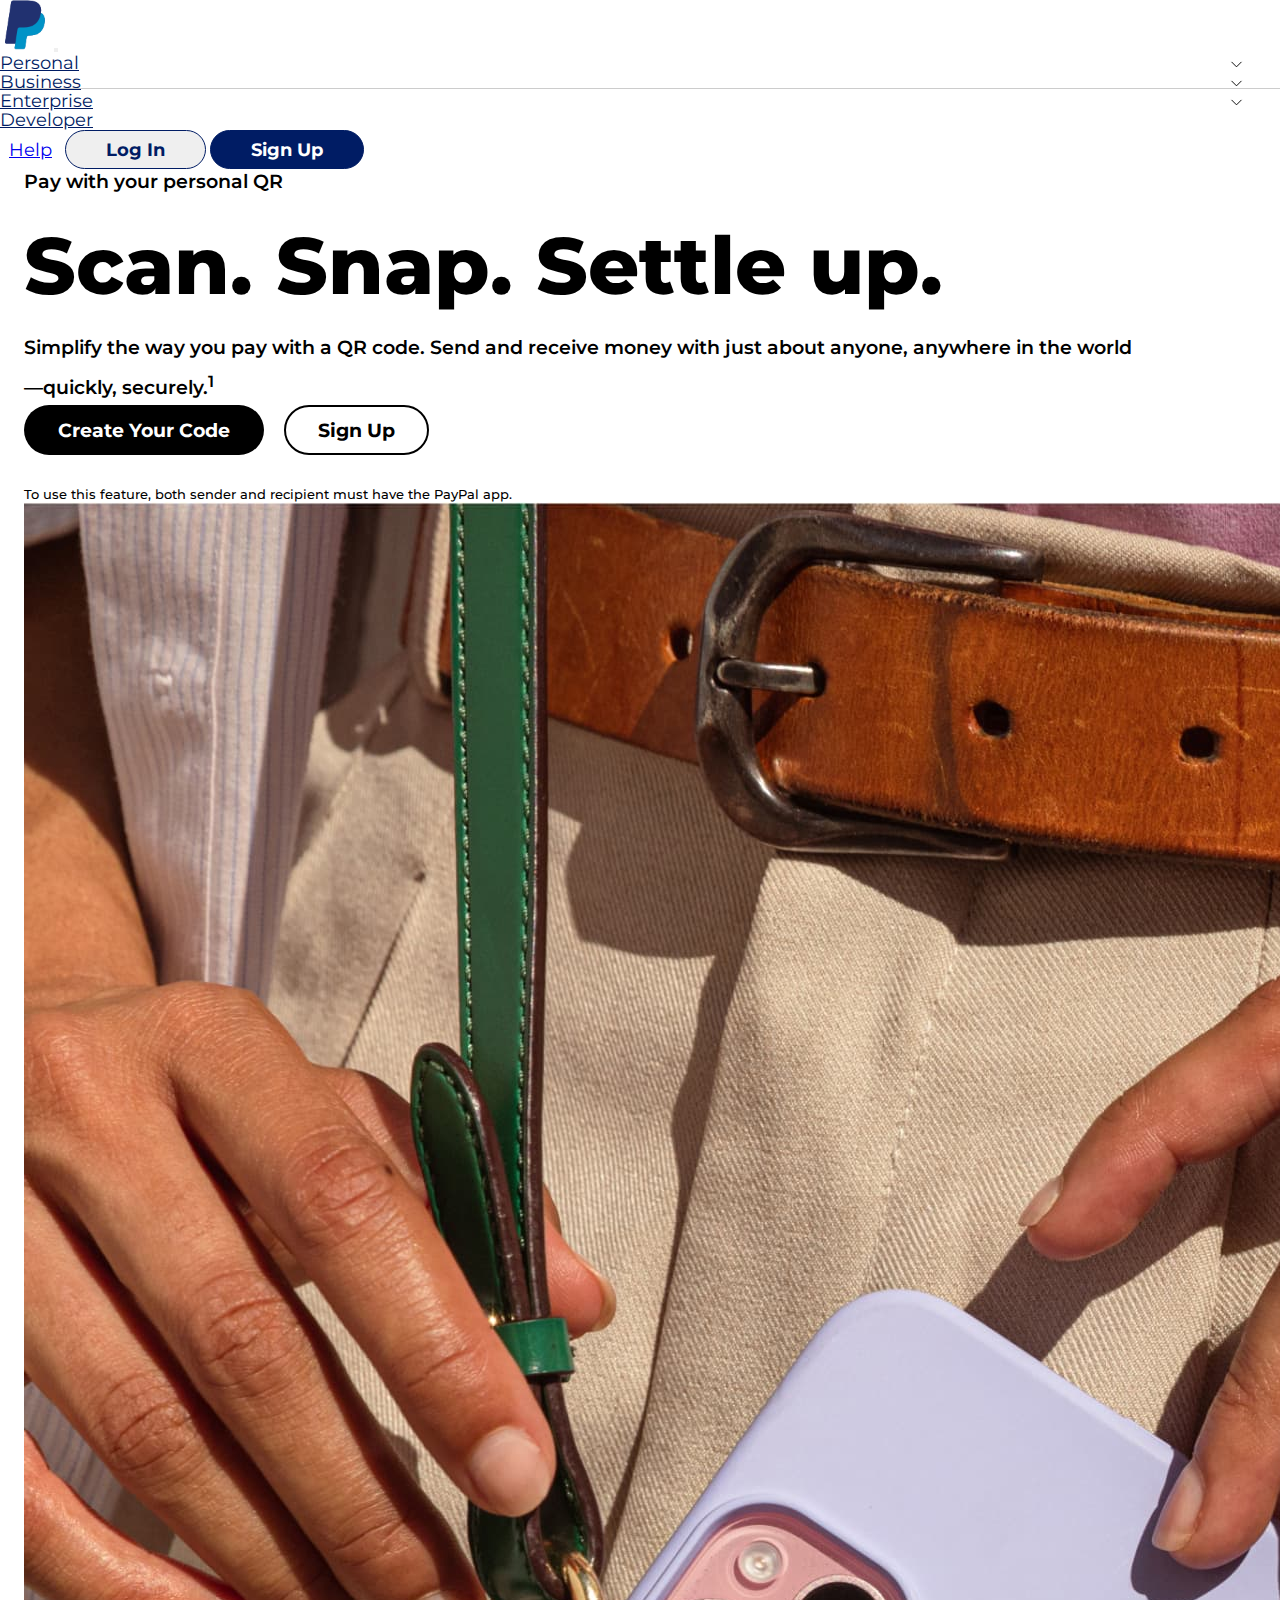
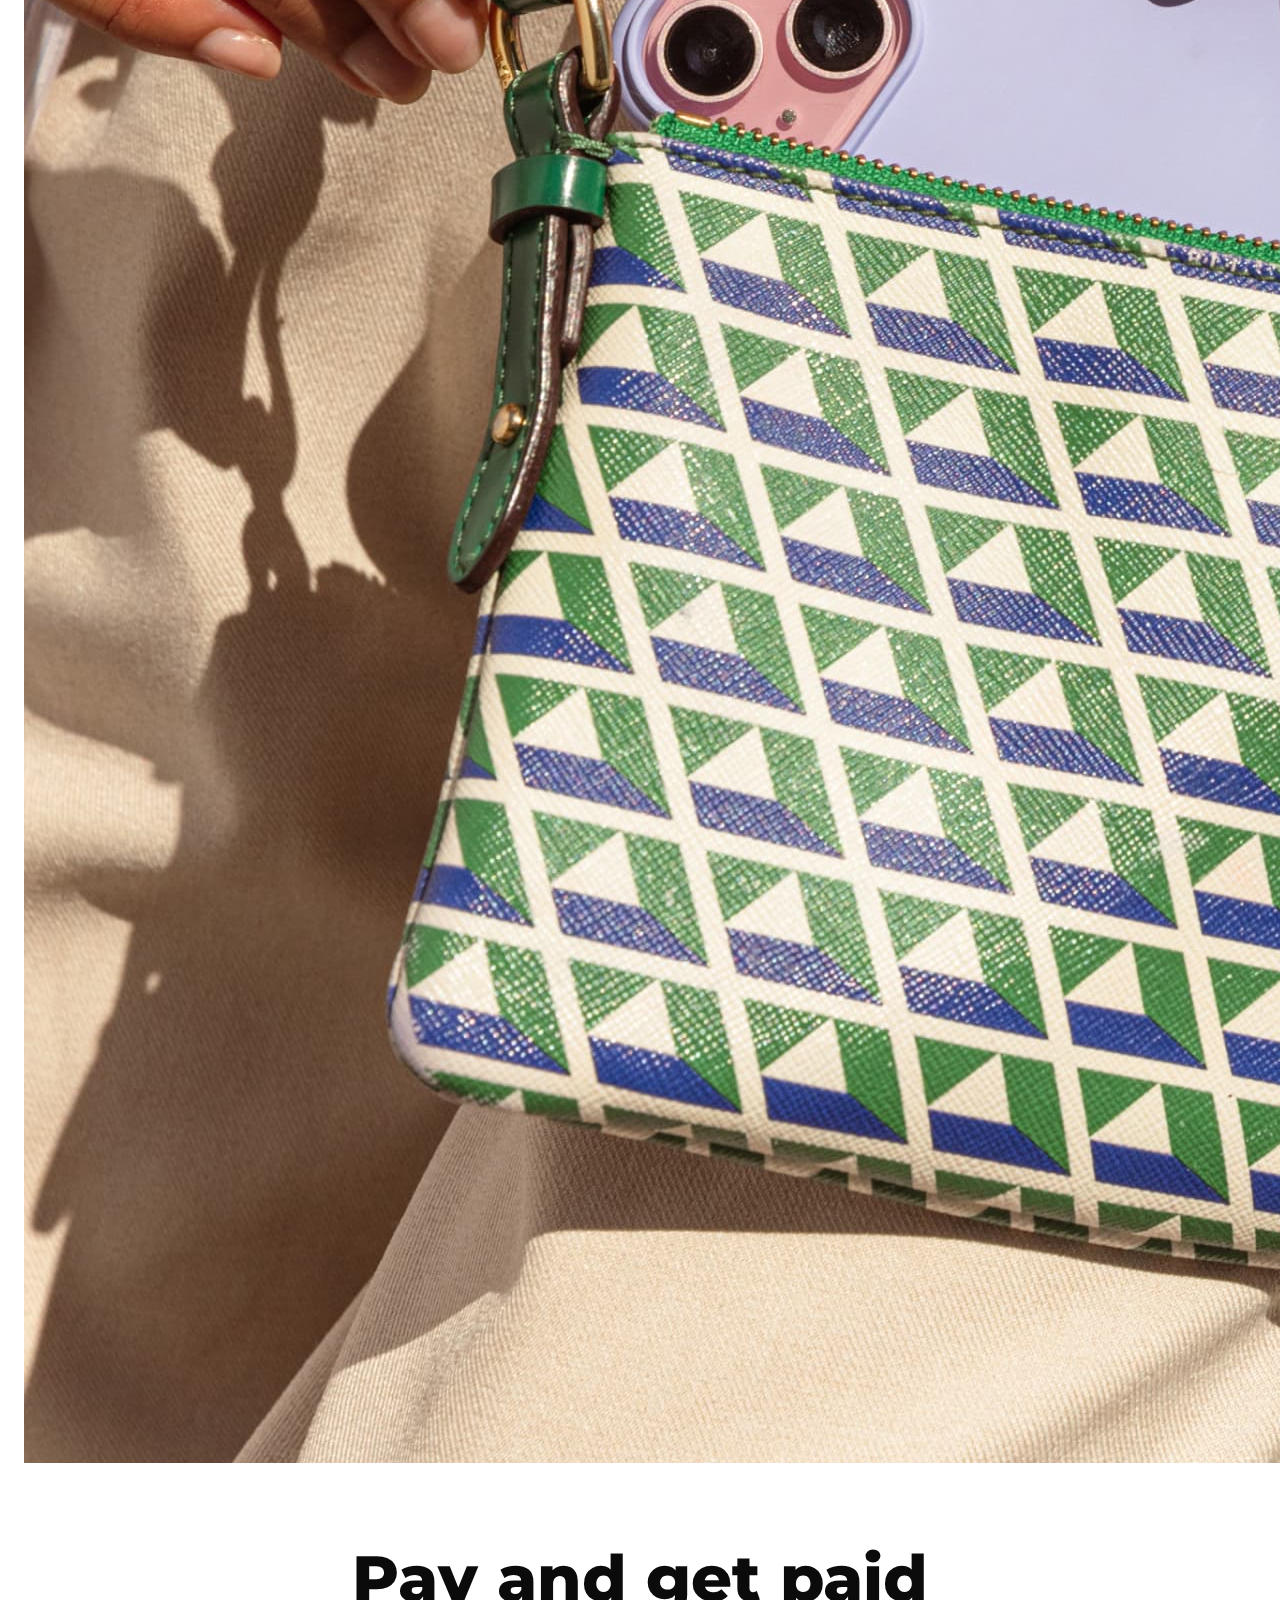
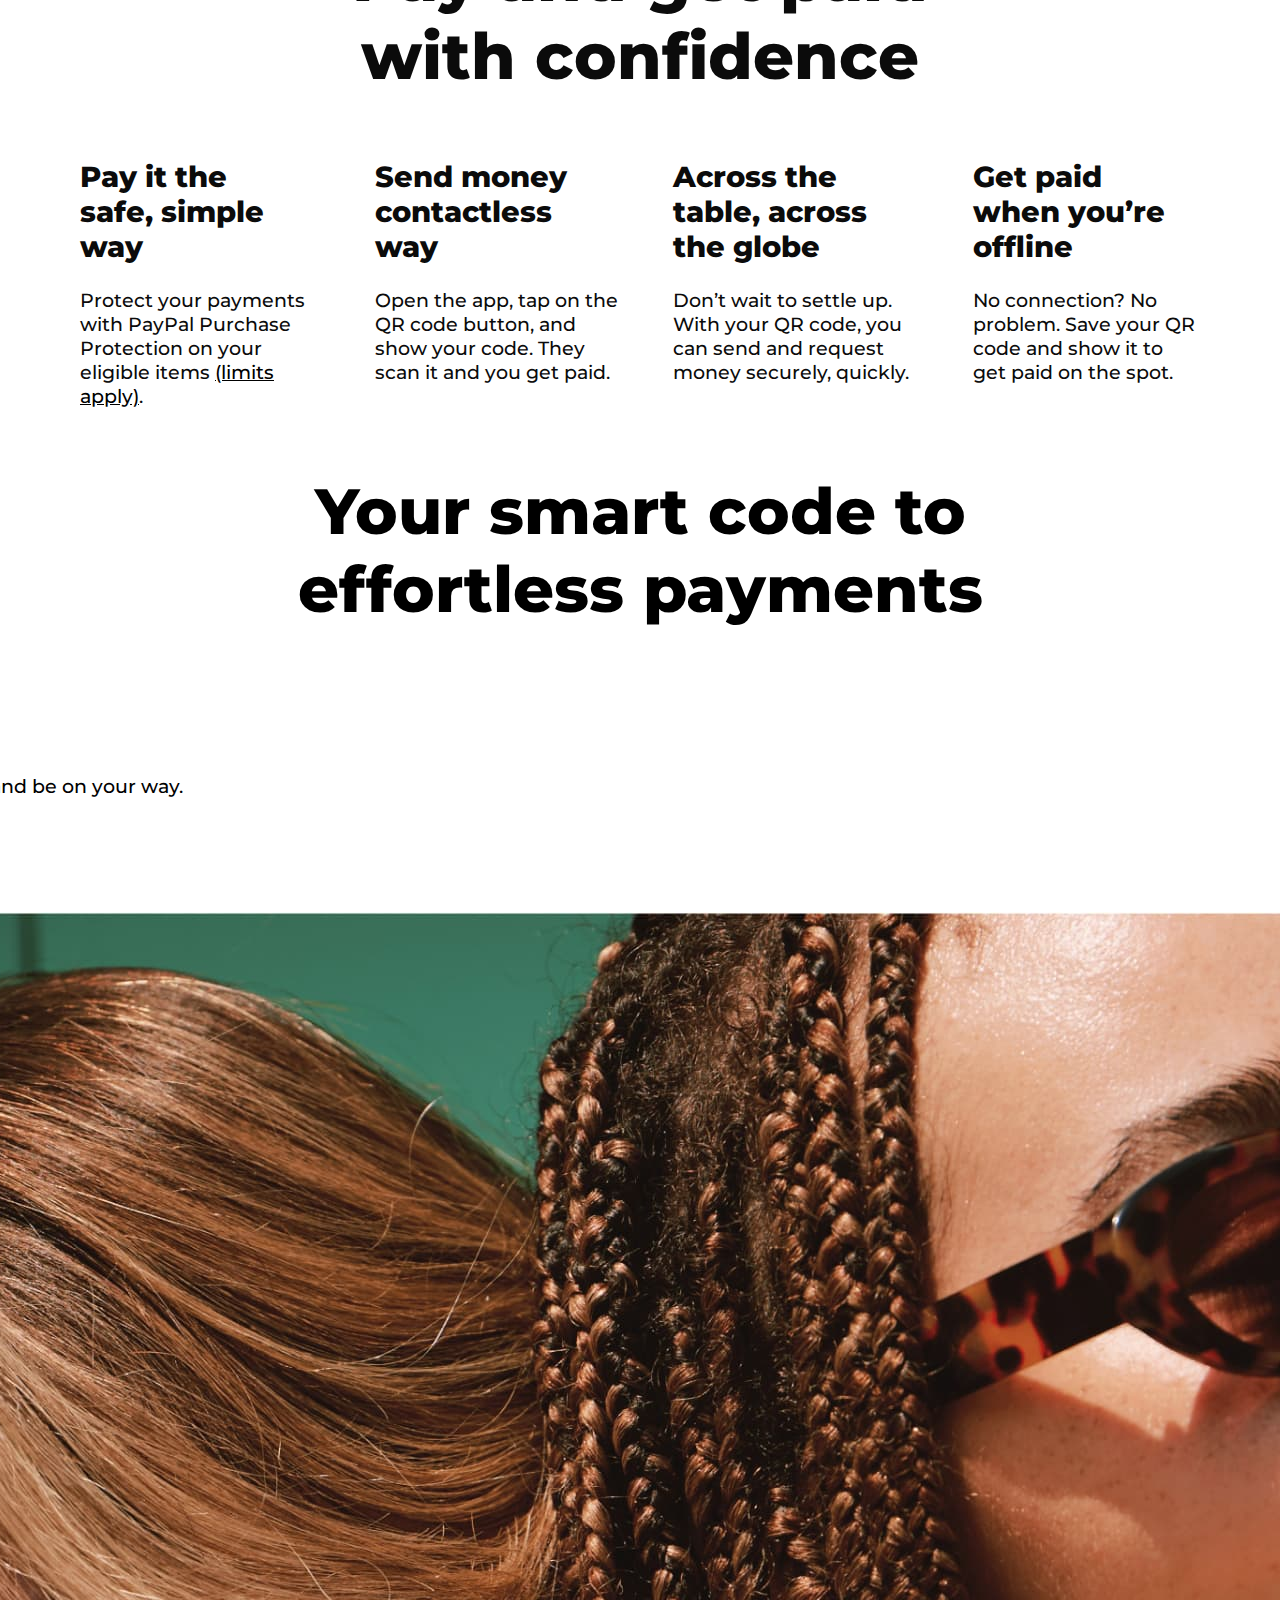
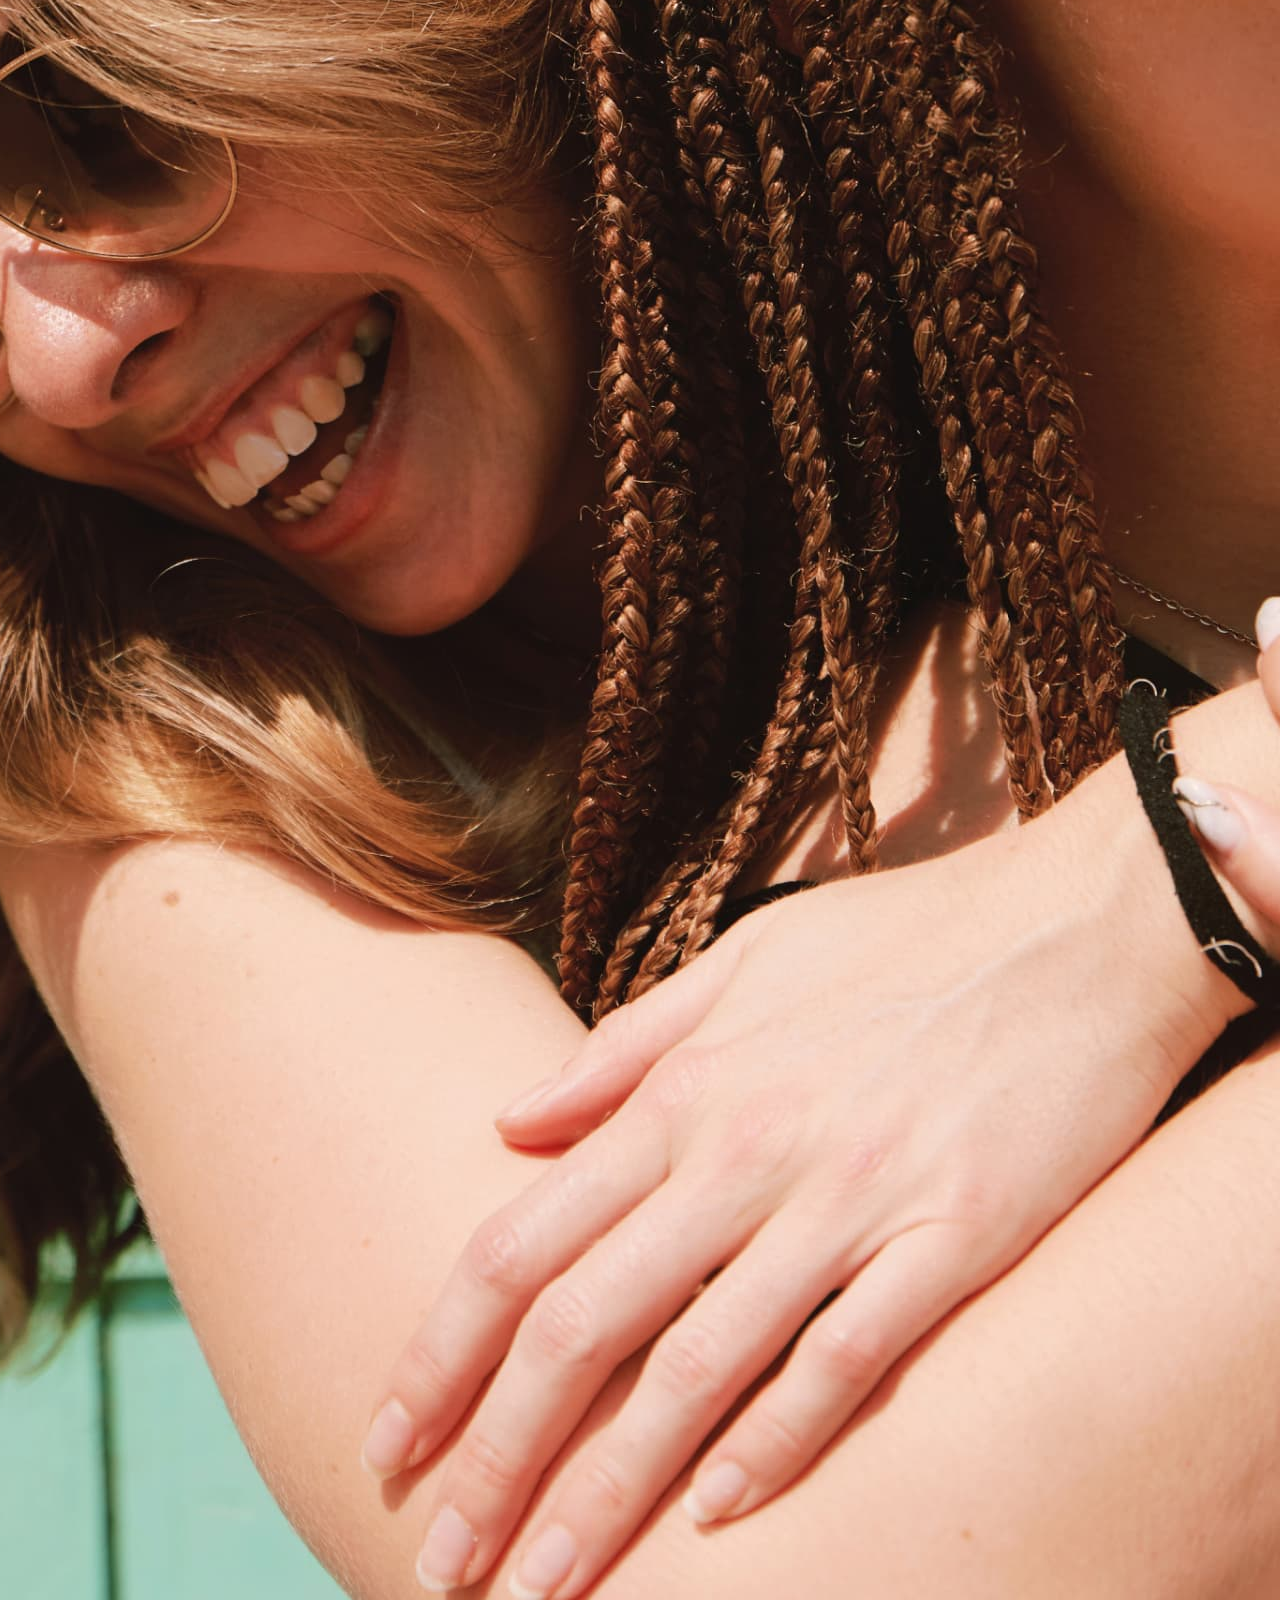
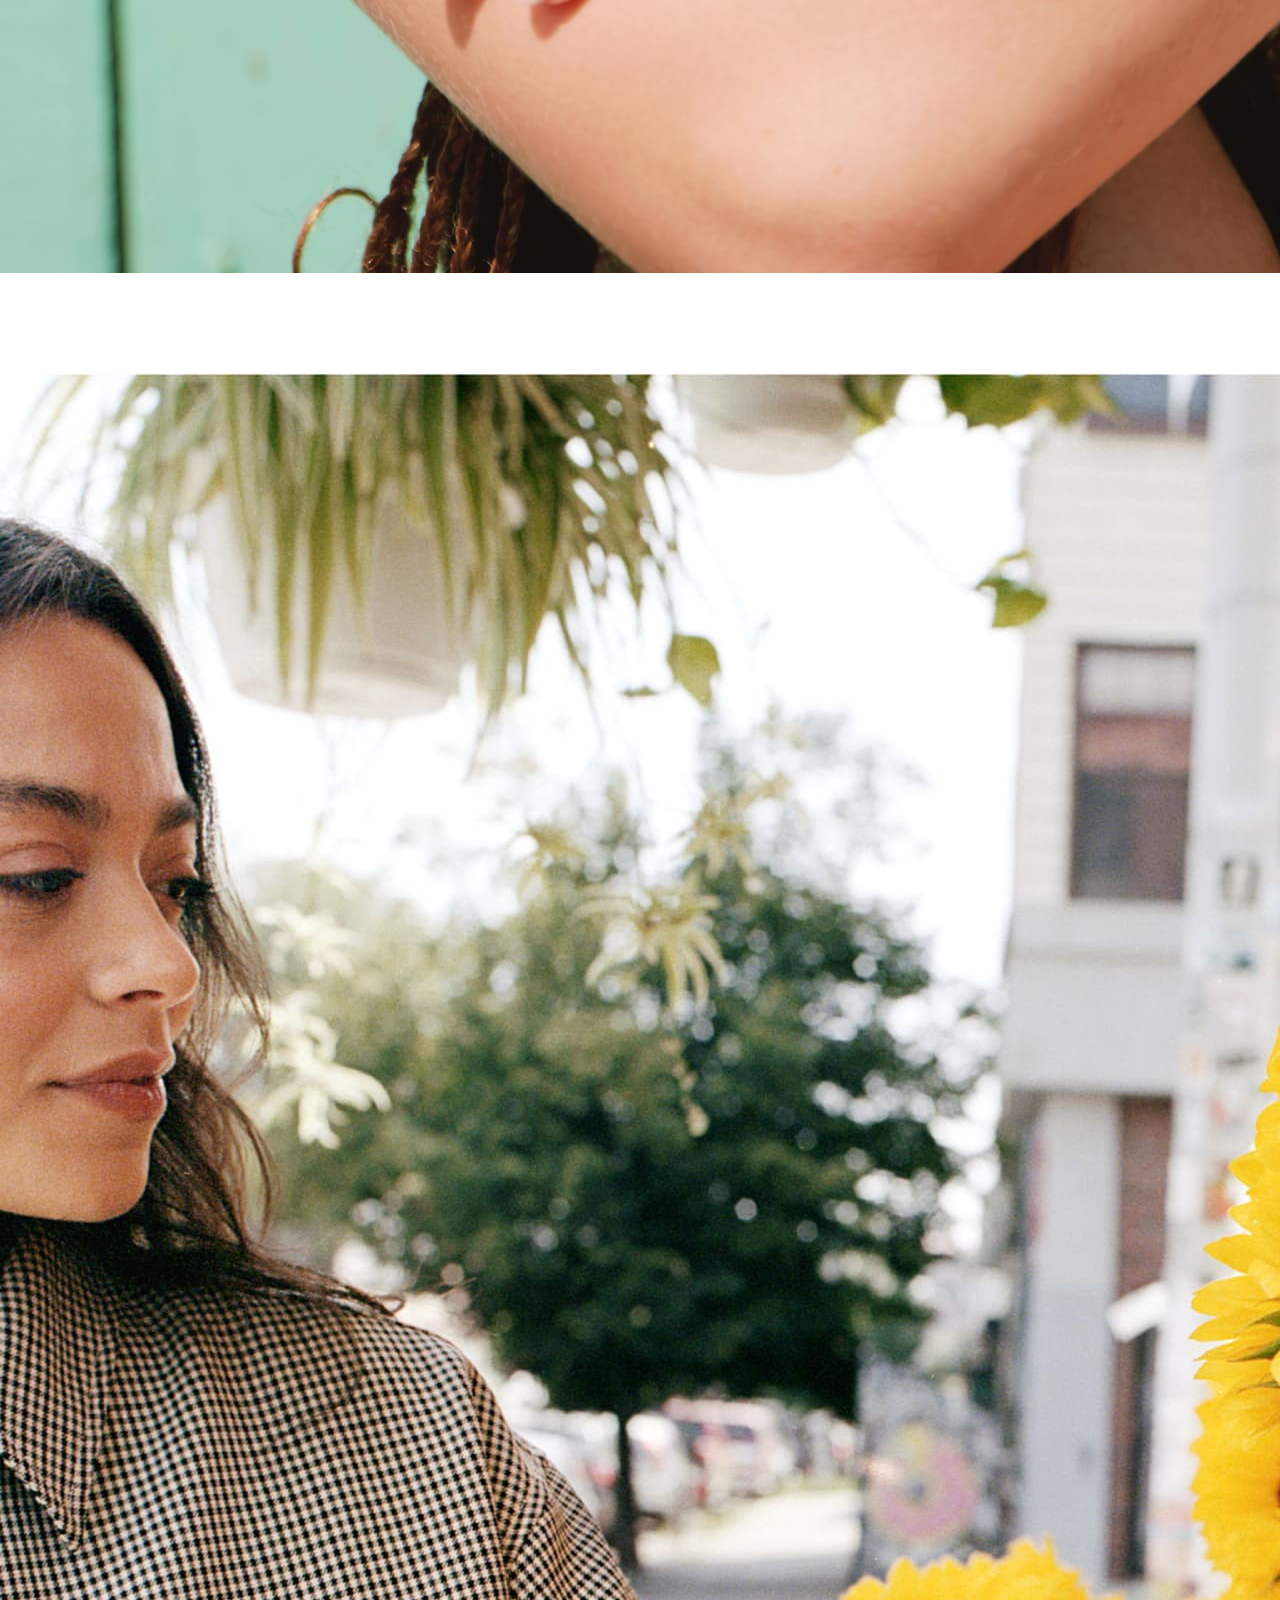
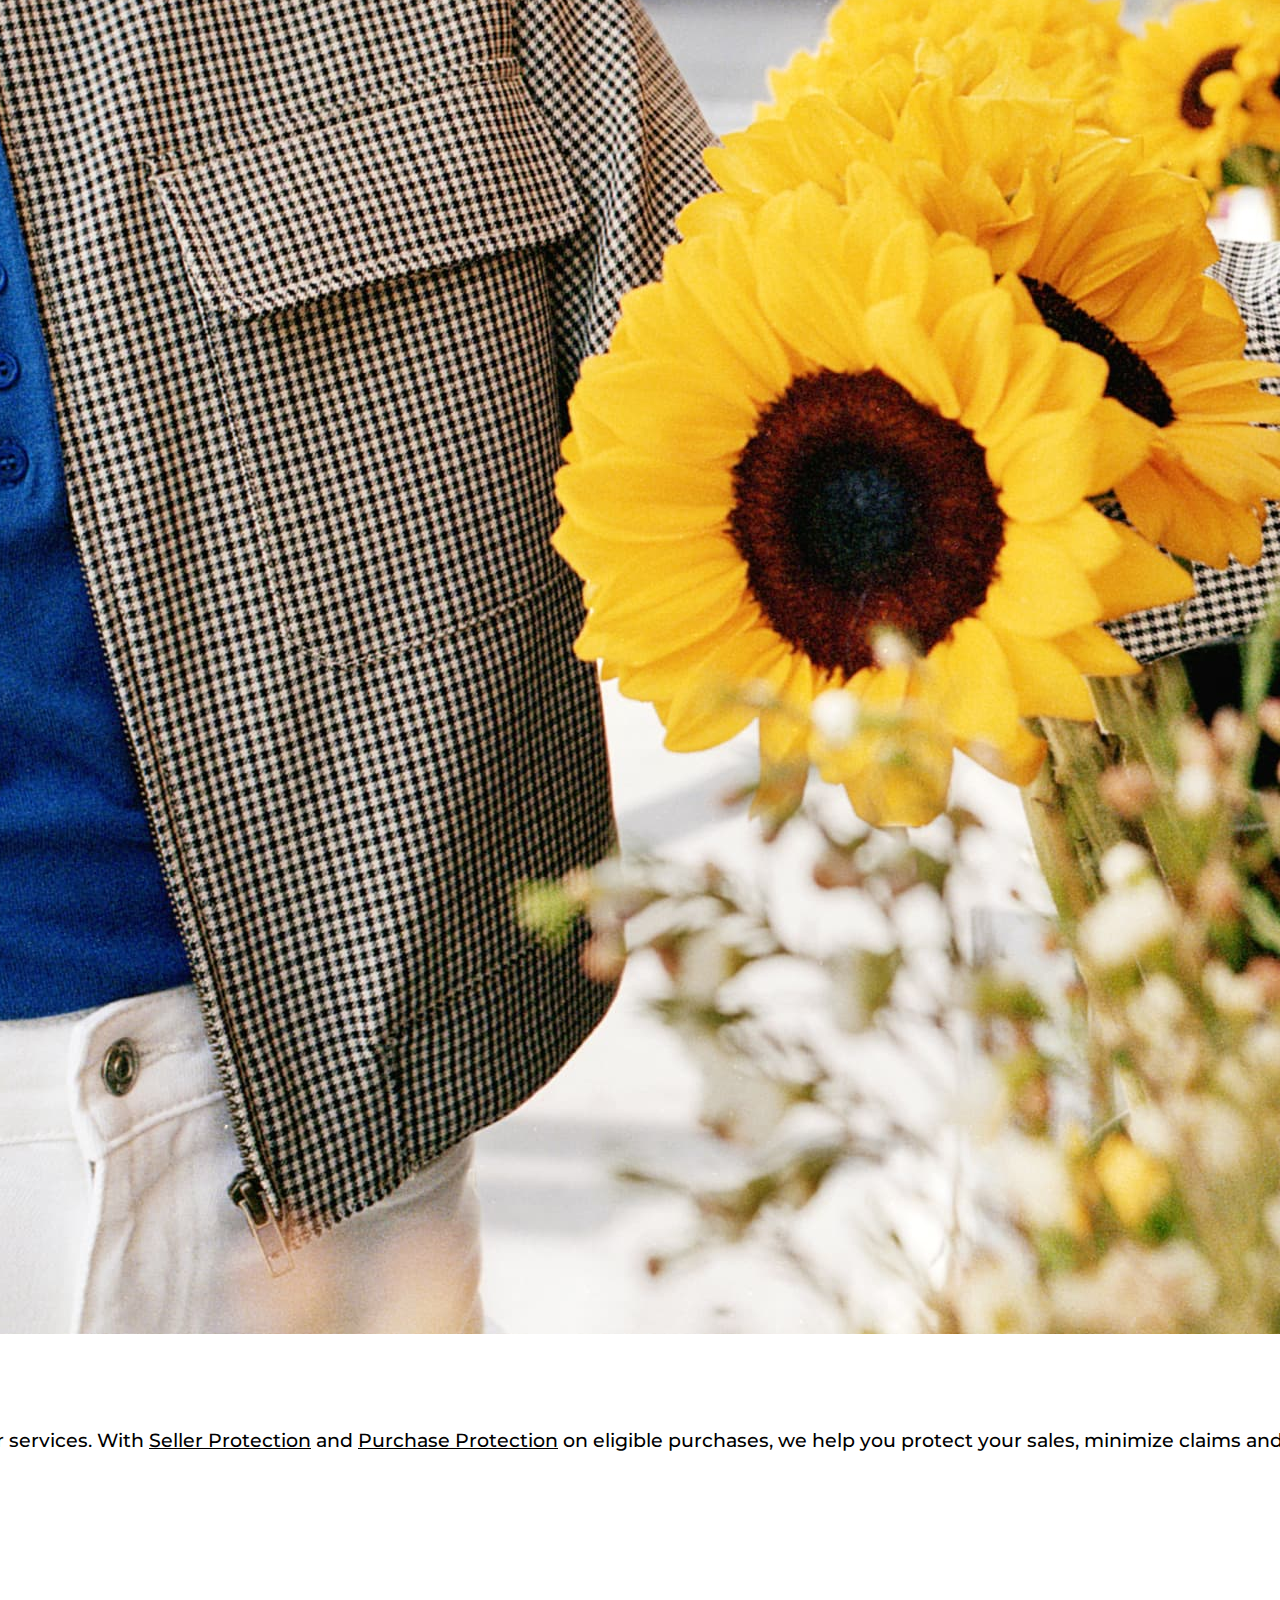
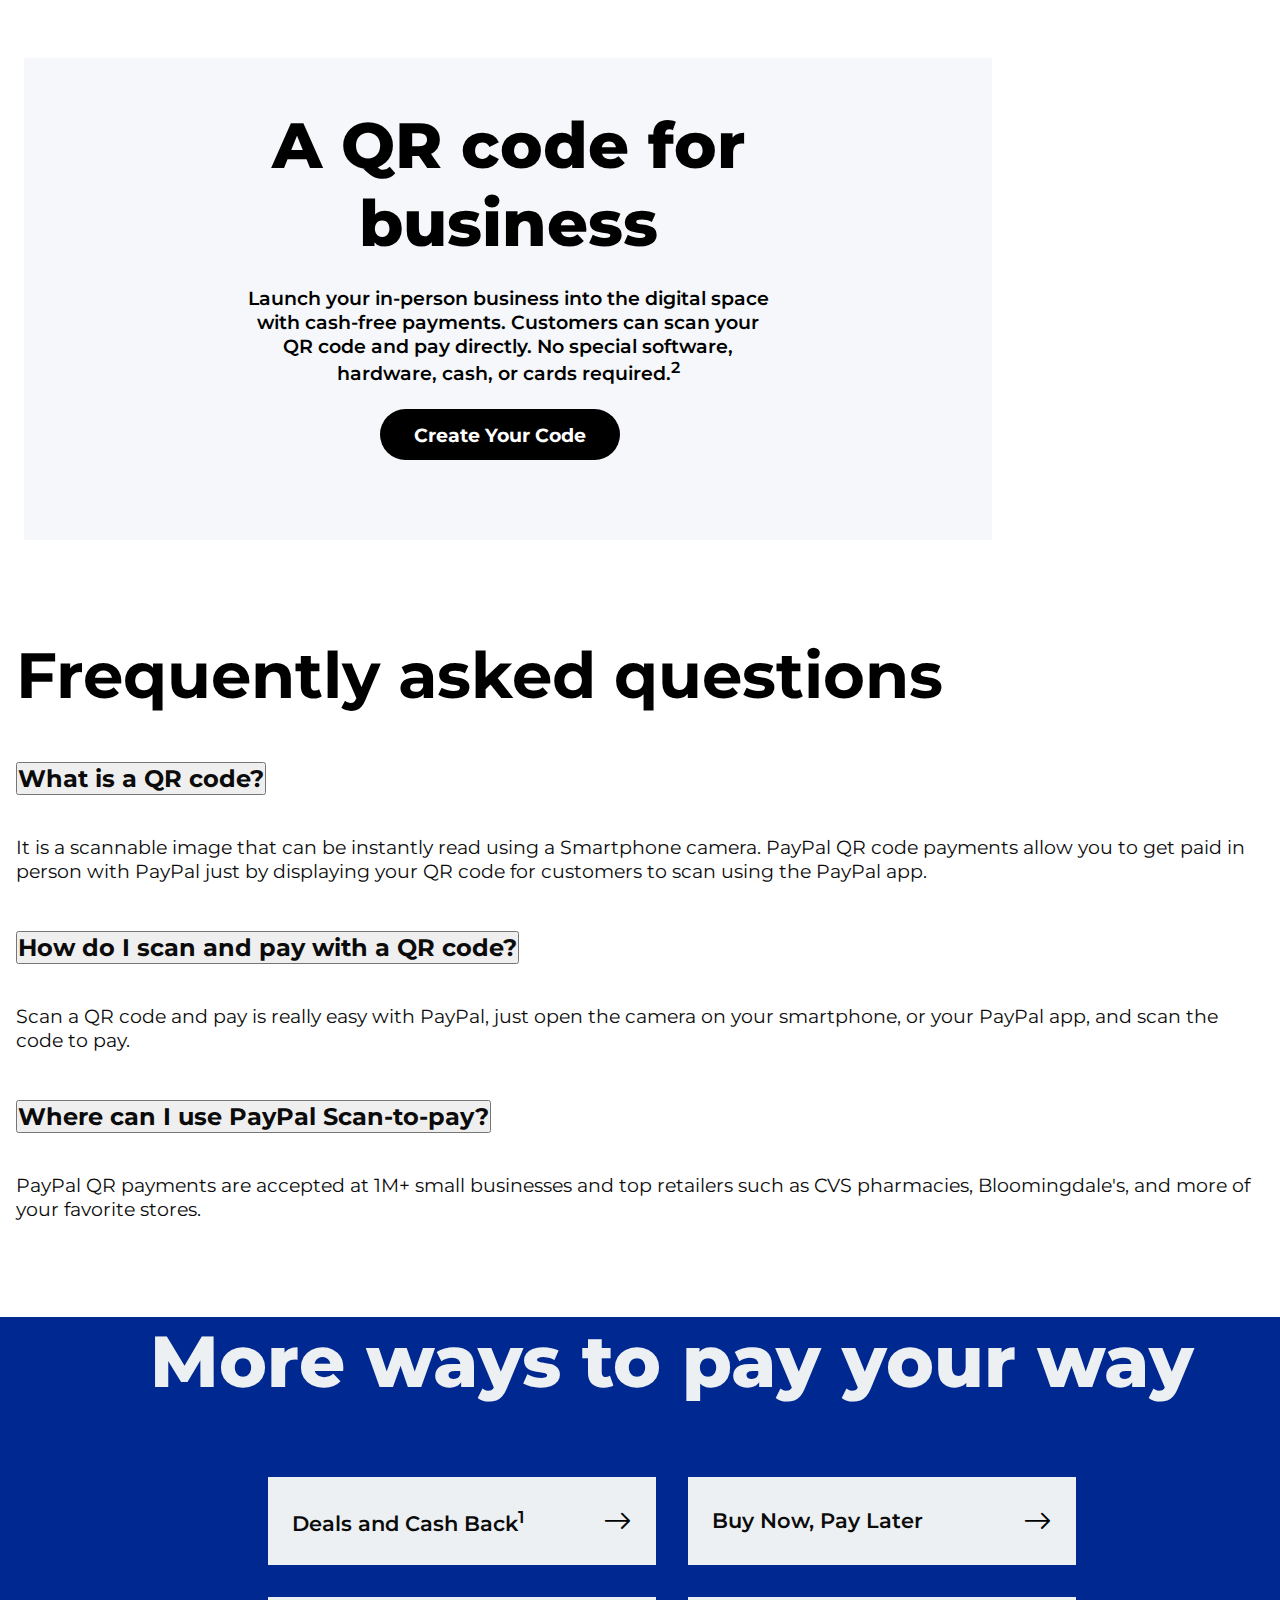
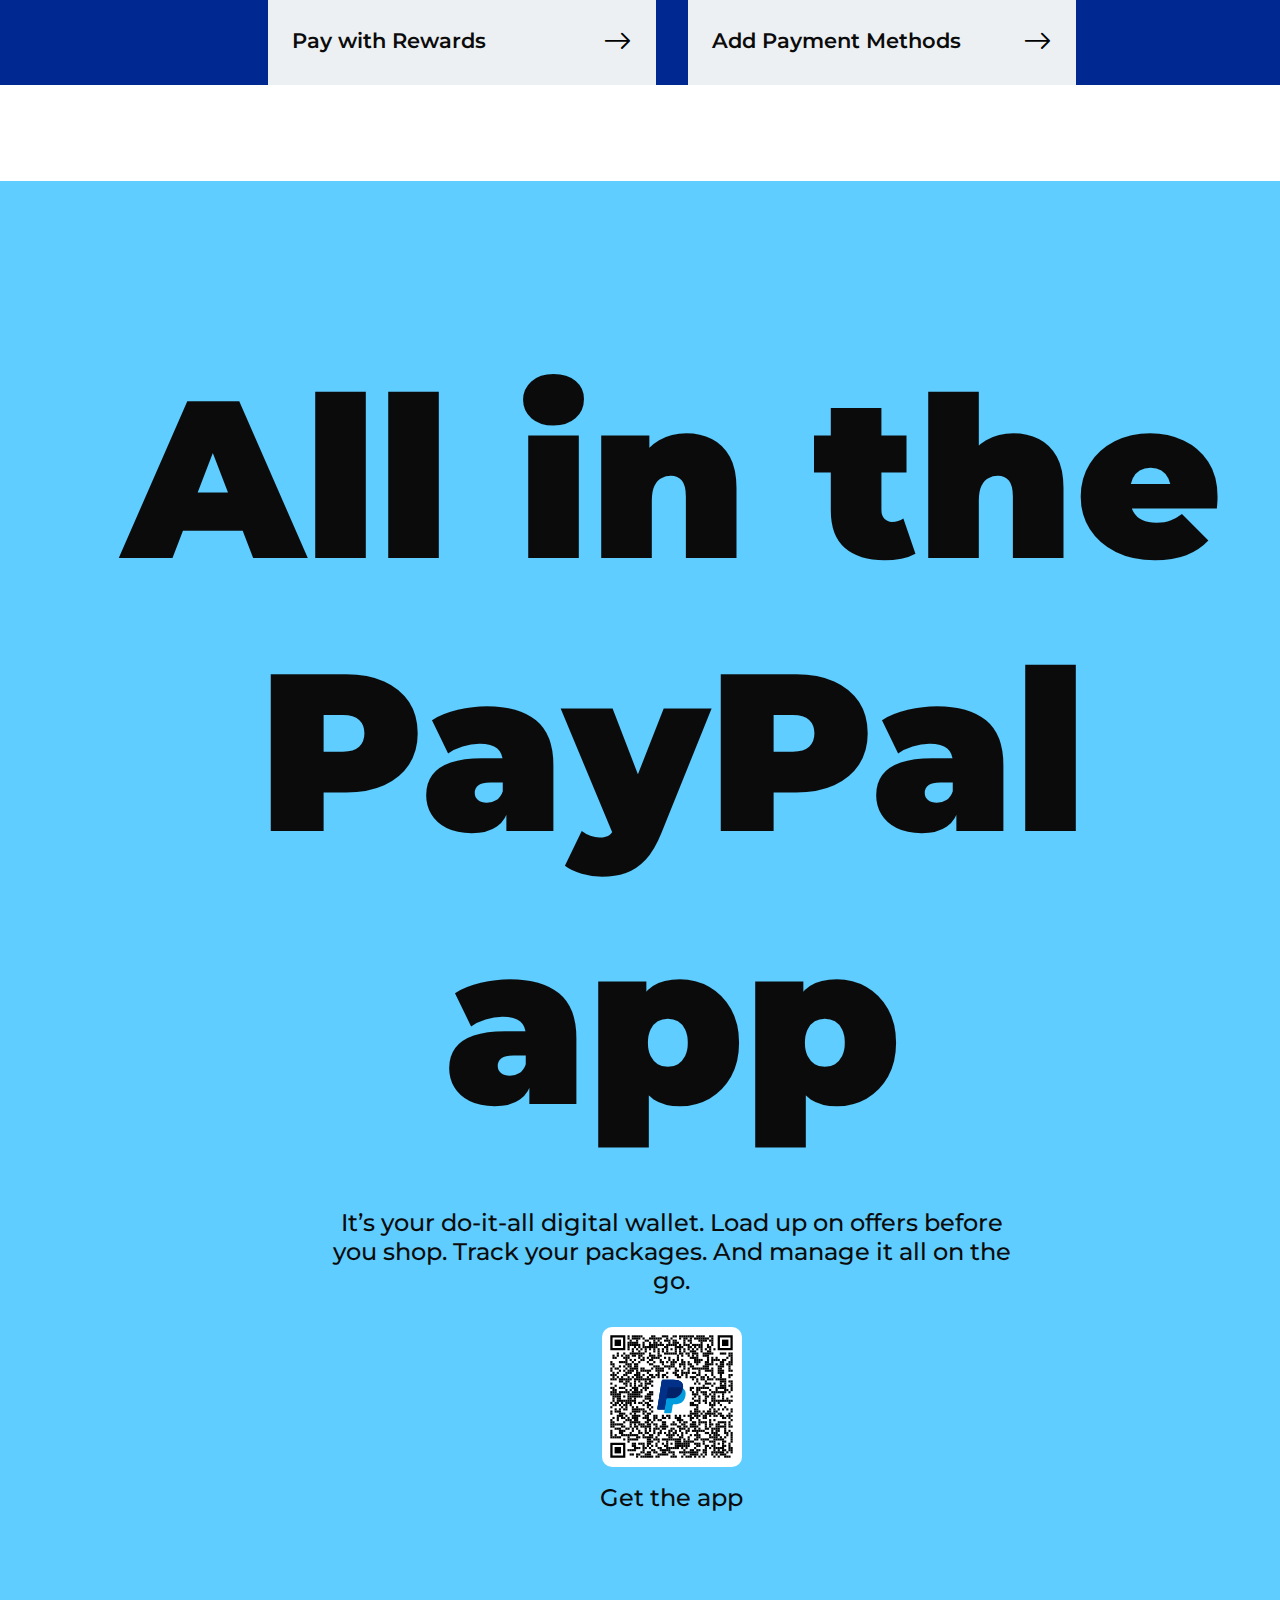
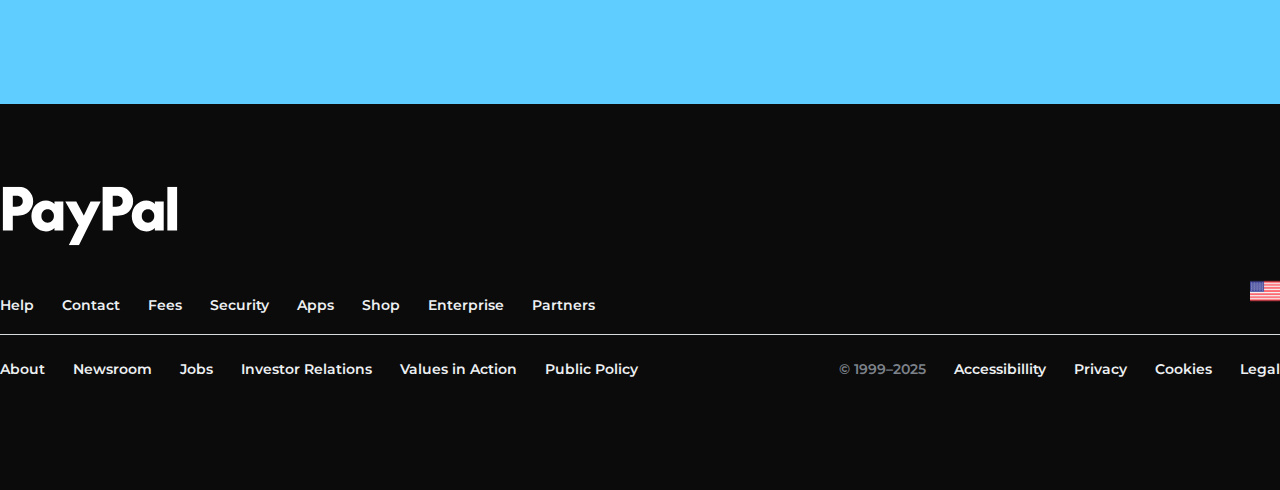
<file: pages/scan.html>
<!DOCTYPE html>
<html lang="en">
<head>
    <meta charset="UTF-8">
    <meta name="viewport" content="width=device-width, initial-scale=1.0">
    <!-- custom css  -->
    <link rel="stylesheet" href="../styles/style.css">
    <link rel="stylesheet" href="../styles/scan.css">
    <link rel="stylesheet" href="../styles/paylater.css">

    <!-- favicon -->
    <link rel="shortcut icon" href="../images/pp32.png" type="image/x-icon">


     <!-- bootstrap css -->
    <link href="https://cdn.jsdelivr.net/npm/bootstrap@5.3.7/dist/css/bootstrap.min.css" rel="stylesheet" integrity="sha384-LN+7fdVzj6u52u30Kp6M/trliBMCMKTyK833zpbD+pXdCLuTusPj697FH4R/5mcr" crossorigin="anonymous">
    <link rel="stylesheet" href="https://cdn.jsdelivr.net/npm/bootstrap-icons@1.11.3/font/bootstrap-icons.css">

    <!-- fontawesome -->
    <link rel="stylesheet" href="https://cdnjs.cloudflare.com/ajax/libs/font-awesome/6.7.2/css/all.min.css" integrity="sha512-Evv84Mr4kqVGRNSgIGL/F/aIDqQb7xQ2vcrdIwxfjThSH8CSR7PBEakCr51Ck+w+/U6swU2Im1vVX0SVk9ABhg==" crossorigin="anonymous" referrerpolicy="no-referrer" />

    <title>Scan | Pay</title>
</head>
<body>

    <header>
        <nav class="navbar navbar-expand-lg">
            <div class="container">
                <a class="navbar-brand" href="../index.html"><img class="logo" src="../images/momgram@2x.png" alt="paypal logo"></a>
                <button class="navbar-toggler" type="button" data-bs-toggle="collapse" data-bs-target="#navbarSupportedContent" aria-controls="navbarSupportedContent" aria-expanded="false" aria-label="Toggle navigation">
                <span class="navbar-toggler-icon"></span>
                </button>
                <div class="collapse navbar-collapse" id="navbarSupportedContent">
                <ul class="navbar-nav me-auto mb-2 mb-lg-0">
                    <li class="nav-item icon-position">
                    <a class="nav-link " aria-current="page" href="../index.html">Personal</a>
                    <span class="menu-drop-icon">
                        <svg xmlns="http://www.w3.org/2000/svg" fill="none" viewBox="0 0 24 24" stroke-width="1.5" stroke="currentColor" class="size-6">
                        <path stroke-linecap="round" stroke-linejoin="round" d="m19.5 8.25-7.5 7.5-7.5-7.5" />
                        </svg>

                    </span>
                    </li>
                    <li class="nav-item icon-position">
                    <a class="nav-link " href="payLater.html">Business</a>
                    <span class="menu-drop-icon">
                        <svg xmlns="http://www.w3.org/2000/svg" fill="none" viewBox="0 0 24 24" stroke-width="1.5" stroke="currentColor" class="size-6">
                        <path stroke-linecap="round" stroke-linejoin="round" d="m19.5 8.25-7.5 7.5-7.5-7.5" />
                        </svg>

                    </span>
                    </li>
                    <li class="nav-item icon-position">
                    <a class="nav-link  " aria-current="page" href="#">Enterprise</a>
                    <span class="menu-drop-icon">
                        <svg xmlns="http://www.w3.org/2000/svg" fill="none" viewBox="0 0 24 24" stroke-width="1.5" stroke="currentColor" class="size-6">
                        <path stroke-linecap="round" stroke-linejoin="round" d="m19.5 8.25-7.5 7.5-7.5-7.5" />
                        </svg>

                    </span>
                    </li>
                    <li class="nav-item">
                    <a class="nav-link" href="sendMoney.html">Developer</a>
                    </li>
                
                </ul>
                <div class="d-flex">
                    <a class="nav-link me-2 btn-help" href="#">help</a>
                    <button class="btn log-in" type="submit">Log in</button>
                    <button class="btn sign-up" type="submit">Sign up</button>

                </div>
                </div>
            </div>
        </nav>

    </header>

    <!-- header section end -->
    <section class="s-header-info">
        <div class="container">
            <div class="row">
                <div class="col-6 col-left">
                    <p>Pay with your personal QR</p>
                    <h1>Scan. Snap. Settle up.</h1>
                    <p>Simplify the way you pay with a QR code. Send and receive money with just about anyone, anywhere in the world—quickly, securely.<sup>1</sup></p>
                    <div class="s-btn-group">
                        <button type="submit" class="create-code">Create Your Code</button>
                        <button type="submit" class="sign-up">Sign Up</button>
                    </div>
                    <p>To use this feature, both sender and recipient must have the PayPal app.</p>
                </div>
                <div class="col-6">
                    <img src="../images/hero-size-tablet-up.jpg" alt="header image" class="img-fluid">
                </div>
            </div>
        </div>

    </section>
    <!-- pay and get paid  -->

    <section class="flex-spending">
        <div class="container">
            <div class="row">
                <div class="col">
                    <h2>Pay and get paid with confidence</h2>
                    <div class="flex-spending-f">
                        <div class="items-f">
                            <p>
                                Pay it the safe, simple way
                            </p>
                            <p>
                                Protect your payments with PayPal Purchase Protection on your eligible items <a href="#" class="link-p">(limits apply)</a>.
                            </p>
                        </div>
                        <div class="items-f">
                            <p class="pay-item-custom">
                                Send money contactless way
                            </p>
                            <p>
                                Open the app, tap on the QR code button, and show your code. They scan it and you get paid.

                            </p>
                        </div>
                        <div class="items-f">
                            <p>
                                Across the table, across the globe
                            </p>
                            <p>
                               Don’t wait to settle up. With your QR code, you can send and request money securely, quickly.
                            </p>
                        </div>
                        <div class="items-f">
                            <p>
                                Get paid when you’re offline
                            </p>
                            <p>
                                No connection? No problem. Save your QR code and show it to get paid on the spot.
                            </p>
                        </div>
                    </div>
                </div>
            </div>
        </div>
    </section>

    <!-- effortless payment -->
    <section class="payments">
        <div class="container">
            <h2>
                Your smart code to effortless payments
            </h2>
            <div class="row row-top">
                <div class="col-6 text-col">
                    <h3>
                        Send money in a snap
                    </h3>
                    <p>
                        No more fumbling for cash or cards. Just scan, pay—or get paid—and be on your way.
                    </p>
                    <button type="submit" class="create-code flexbile-payments-link">Create Your Code</button> 
                </div>
                <div class="col-6">
                    <img class="img-fluid" src="../images/split-section-1-size-all.jpg" alt="two women laughing">
                </div>
            </div>
            <div class="row row-bottom">
                <div class="col-6">
                    <img src="../images/split-section-2-size-all.jpg" alt="woman picking a sunflower" class="img-fluid">
                </div>
                <div class="col-6 text-col">
                    <h3>
                        Buy and sell in person
                    </h3>
                    <p>
                        It’s a simple and convenient way to get paid for your goods or services. With <a href="#">Seller Protection</a>  and  <a href="#">Purchase Protection</a>  on eligible purchases, we help you protect your sales, minimize claims and chargebacks, and help your customers keep their transactions secure.<sup>2</sup>
                    </p>
                    <button type="submit" class="create-code flexbile-payments-link">Create Your Code</button>
                </div>
            </div>
        </div>
    </section>

    <section class="qr-code">
        <div class="container">
            <div class="row">
                <div class="col">
                    <h2>A QR code for business

                    </h2>
                    <p>Launch your in-person business into the digital space with cash-free payments. Customers can scan your QR code and pay directly. No special software, hardware, cash, or cards required.<sup>2</sup>

                    </p>
                    <button type="submit" class="create-code flexbile-payments-link">Create Your Code</button>
                </div>
            </div>
        </div>
    </section>

    <!-- faq accordion -->

    <section class="accordion scan-faq">

    <div class="container">
        <div class="row">
            <div class="col">
                <h2 class="acc-section-title">
                    Frequently asked questions
                </h2>
                <div class="accordion accordion-flush" id="accordionFlushExample">
                    <div class="accordion-item">
                        <h2 class="accordion-header ">
                        <button class="accordion-button p-acc-title collapsed" type="button" data-bs-toggle="collapse" data-bs-target="#flush-collapseOne" aria-expanded="false" aria-controls="flush-collapseOne">
                            What is a QR code?
                        </button>
                        </h2>
                        <div id="flush-collapseOne" class="accordion-collapse collapse" data-bs-parent="#accordionFlushExample">
                        <div class="accordion-body">
                            It is a scannable image that can be instantly read using a Smartphone camera. PayPal QR code payments allow you to get paid in person with PayPal just by displaying your QR code for customers to scan using the PayPal app.
                        </div>
                        </div>
                    </div>
                    <div class="accordion-item">
                        <h2 class="accordion-header ">
                        <button class="accordion-button p-acc-title collapsed" type="button" data-bs-toggle="collapse" data-bs-target="#flush-collapseTwo" aria-expanded="false" aria-controls="flush-collapseTwo">
                            How do I scan and pay with a QR code?
                        </button>
                        </h2>
                        <div id="flush-collapseTwo" class="accordion-collapse collapse" data-bs-parent="#accordionFlushExample">
                        <div class="accordion-body">Scan a QR code and pay is really easy with PayPal, just open the camera on your smartphone, or your PayPal app, and scan the code to pay.
                        </div>
                        </div>
                    </div>
                    <div class="accordion-item">
                        <h2 class="accordion-header ">
                        <button class="accordion-button p-acc-title collapsed" type="button" data-bs-toggle="collapse" data-bs-target="#flush-collapseThree" aria-expanded="false" aria-controls="flush-collapseThree">
                            Where can I use PayPal Scan-to-pay?

                        </button>
                        </h2>
                        <div id="flush-collapseThree" class="accordion-collapse collapse" data-bs-parent="#accordionFlushExample">
                        <div class="accordion-body">PayPal QR payments are accepted at 1M+ small businesses and top retailers such as CVS pharmacies, Bloomingdale's, and more of your favorite stores.
                        </div>
                        </div>
                    </div>
                </div>
            </div>
        </div>
    </div>
    </section>


    <section class="discover">
    <div class="container">
        <div class="row">
            <div class="col">
                <h2>
                    More ways to pay your way
                </h2>
                <div class="d-cards">
                    <div class="card-one card-d">
                        <span>Deals and Cash Back<sup>1</sup></span>
                        <i class="bi bi-arrow-right d-icon"></i>
                    </div>
                    <div class="card-two card-d">
                        <span>Buy Now, Pay Later</span>
                        <i class="bi bi-arrow-right d-icon"></i>
                    </div>
                    <div class="card-three card-d">
                        <span>Pay with Rewards</span>
                        <i class="bi bi-arrow-right d-icon"></i>
                    </div>
                    <div class="card-four card-d">
                        <span>Add Payment Methods</span>
                        <i class="bi bi-arrow-right d-icon"></i>
                    </div>
                </div>
            </div>
        </div>
    </div>
    </section>

 <section class="paypal-app">
    <div class="container">
        <div class="row">
            <div class="col">
                <h2>
                    <span>All in the</span>
                    <span>PayPal</span>
                    <span>app</span>
                </h2>
                <p>
                    It’s your do-it-all digital wallet. Load up on offers before you shop. Track your packages. And manage it all on the go.
                </p>
                <img src="../images/qr-code-us-home-hero.svg" alt="paypal qr code">
                <p>Get the app</p>
            </div>
        </div>
    </div>
    
 </section>

 <!-- footer section -->
 <footer class="p-footer">
    <div class="container">
        <div class="row">
            <div class="col">
                <img src="../images/paypal-wordmark-monotone_new.svg" alt="paypal logo">
                <div class="left-links">
                    <div>
                        <a href="#">Help</a>
                        <a href="#">Contact</a>
                        <a href="#">Fees</a>
                        <a href="#">Security</a>
                        <a href="#">Apps</a>
                        <a href="#">Shop</a>
                        <a href="#">Enterprise</a>
                        <a href="#">Partners</a>

                    </div>
                    <div class="country-links">
                    <img src="../images/image.png" alt="us country flag">
                </div>
                </div>
                
            </div>
            
        </div>
        <span class="line"></span>
        <div class="row">
            <div class="col bottom-links">
                <div class="left-links-b">
                    <a href="#">About</a>
                    <a href="#">Newsroom</a>
                    <a href="#">Jobs</a>
                    <a href="#">Investor Relations</a>
                    <a href="#">Values in Action</a>
                    <a href="#">Public Policy</a>
                </div>
                <div class="right-links-b">
                    <span>© 1999–2025</span>
                    <a href="#">Accessibillity</a>
                    <a href="#">Privacy</a>
                    <a href="#">Cookies</a>
                    <a href="#">Legal</a>
                </div>
            </div>
        </div>
    </div>
 </footer>




    <script src="https://cdn.jsdelivr.net/npm/bootstrap@5.3.0/dist/js/bootstrap.bundle.min.js"></script>
</body>
</html>
</file>
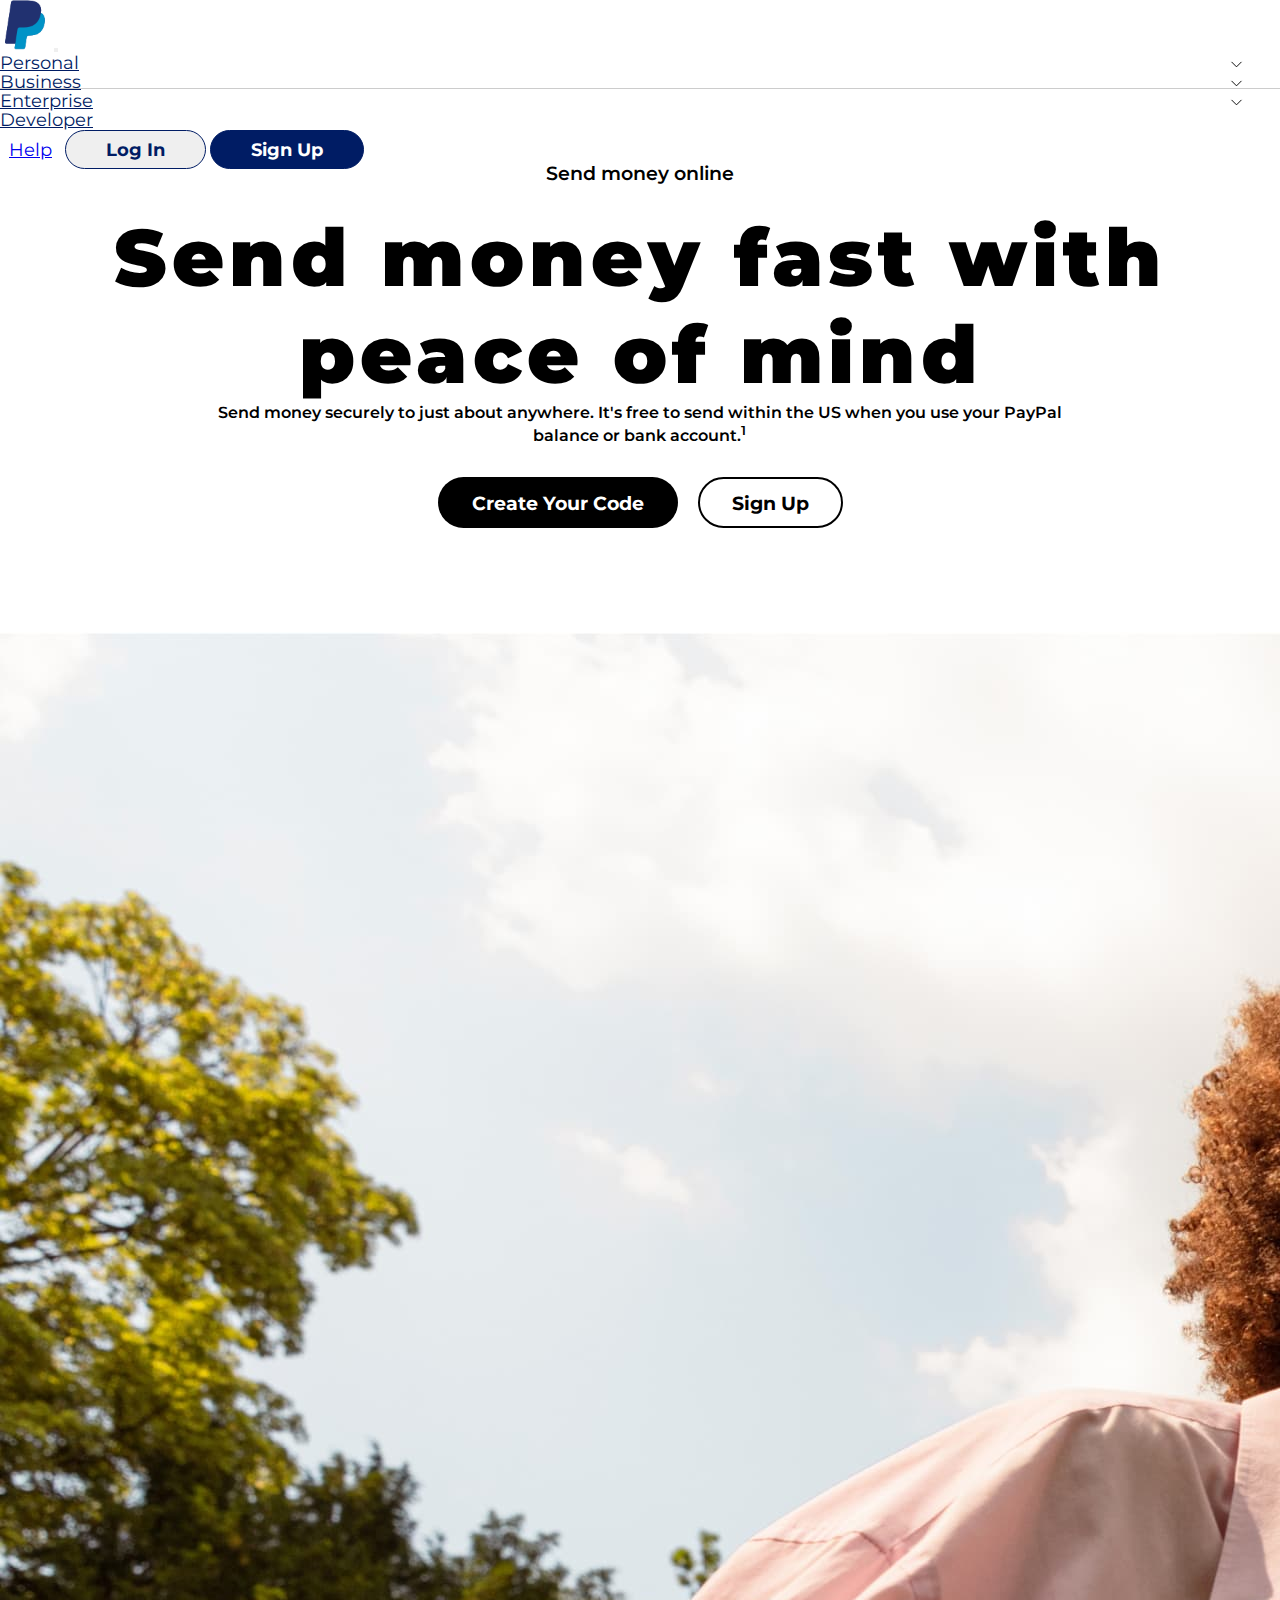
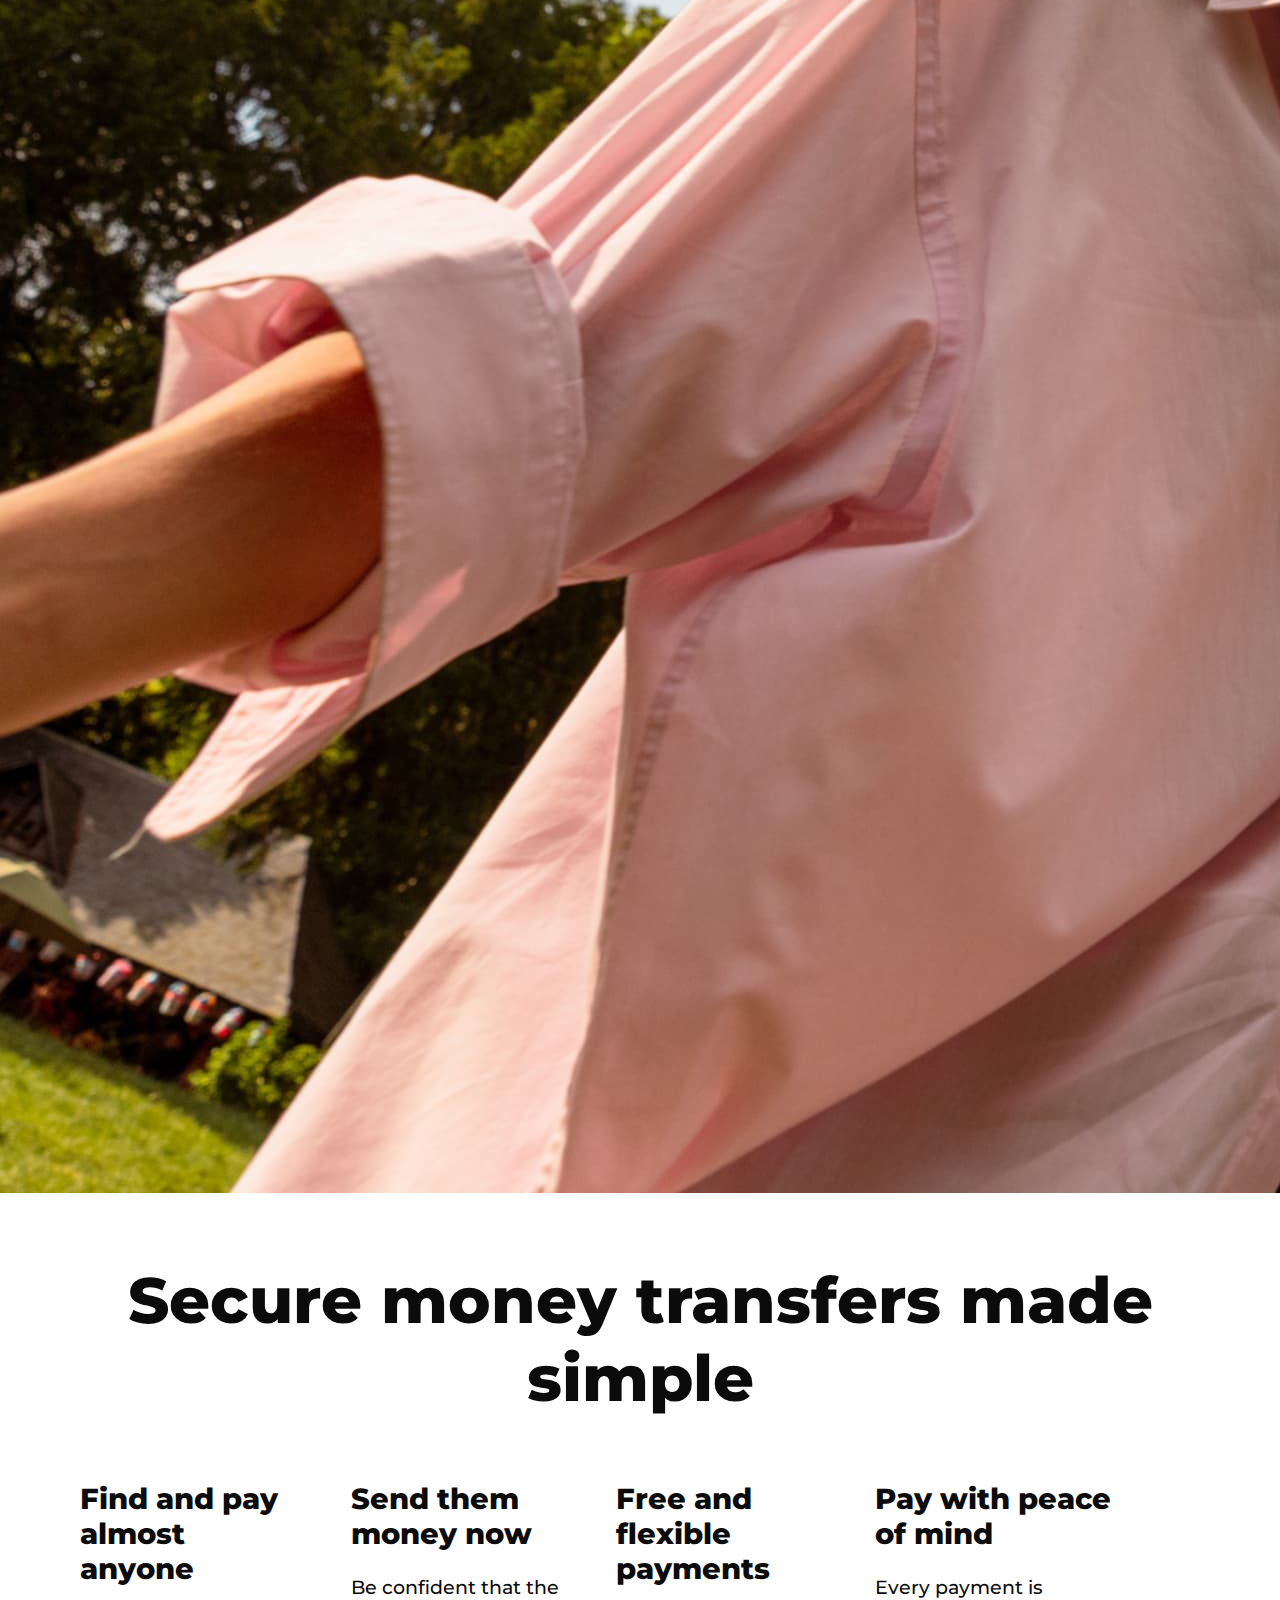
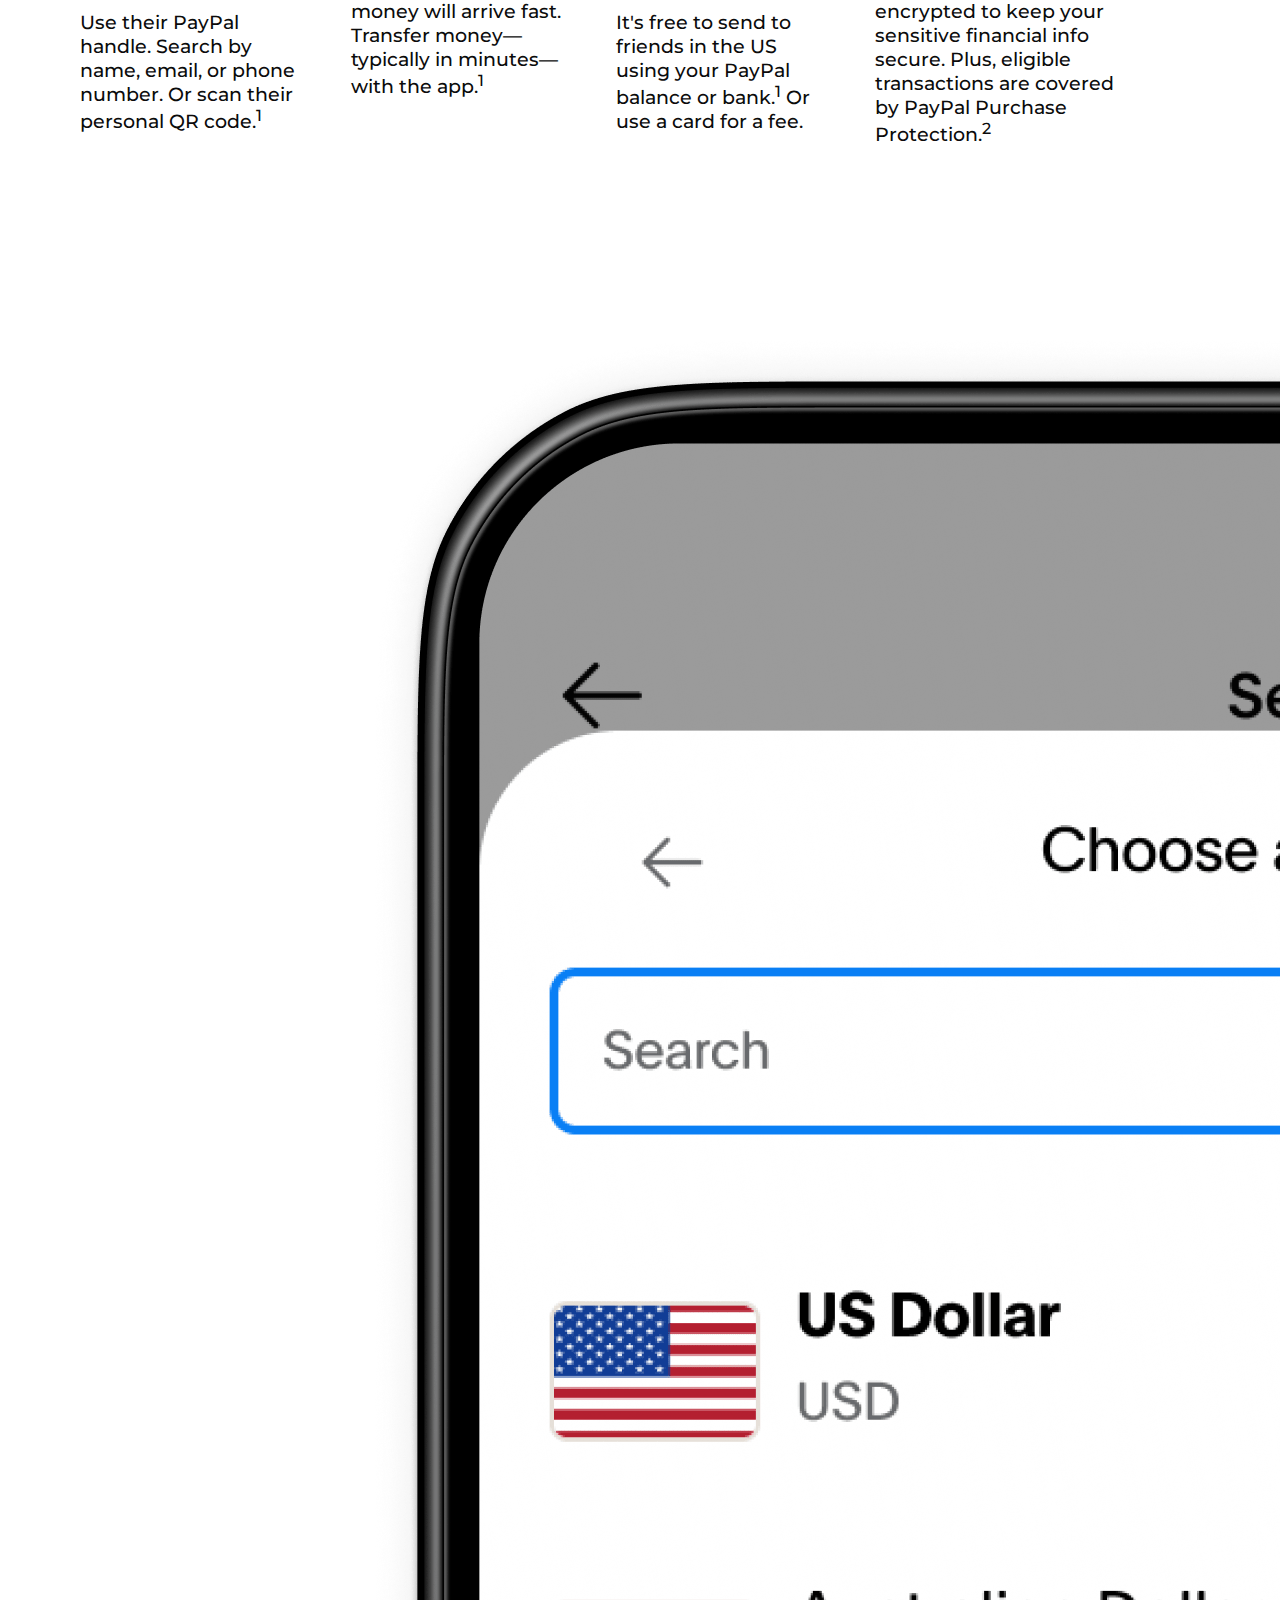
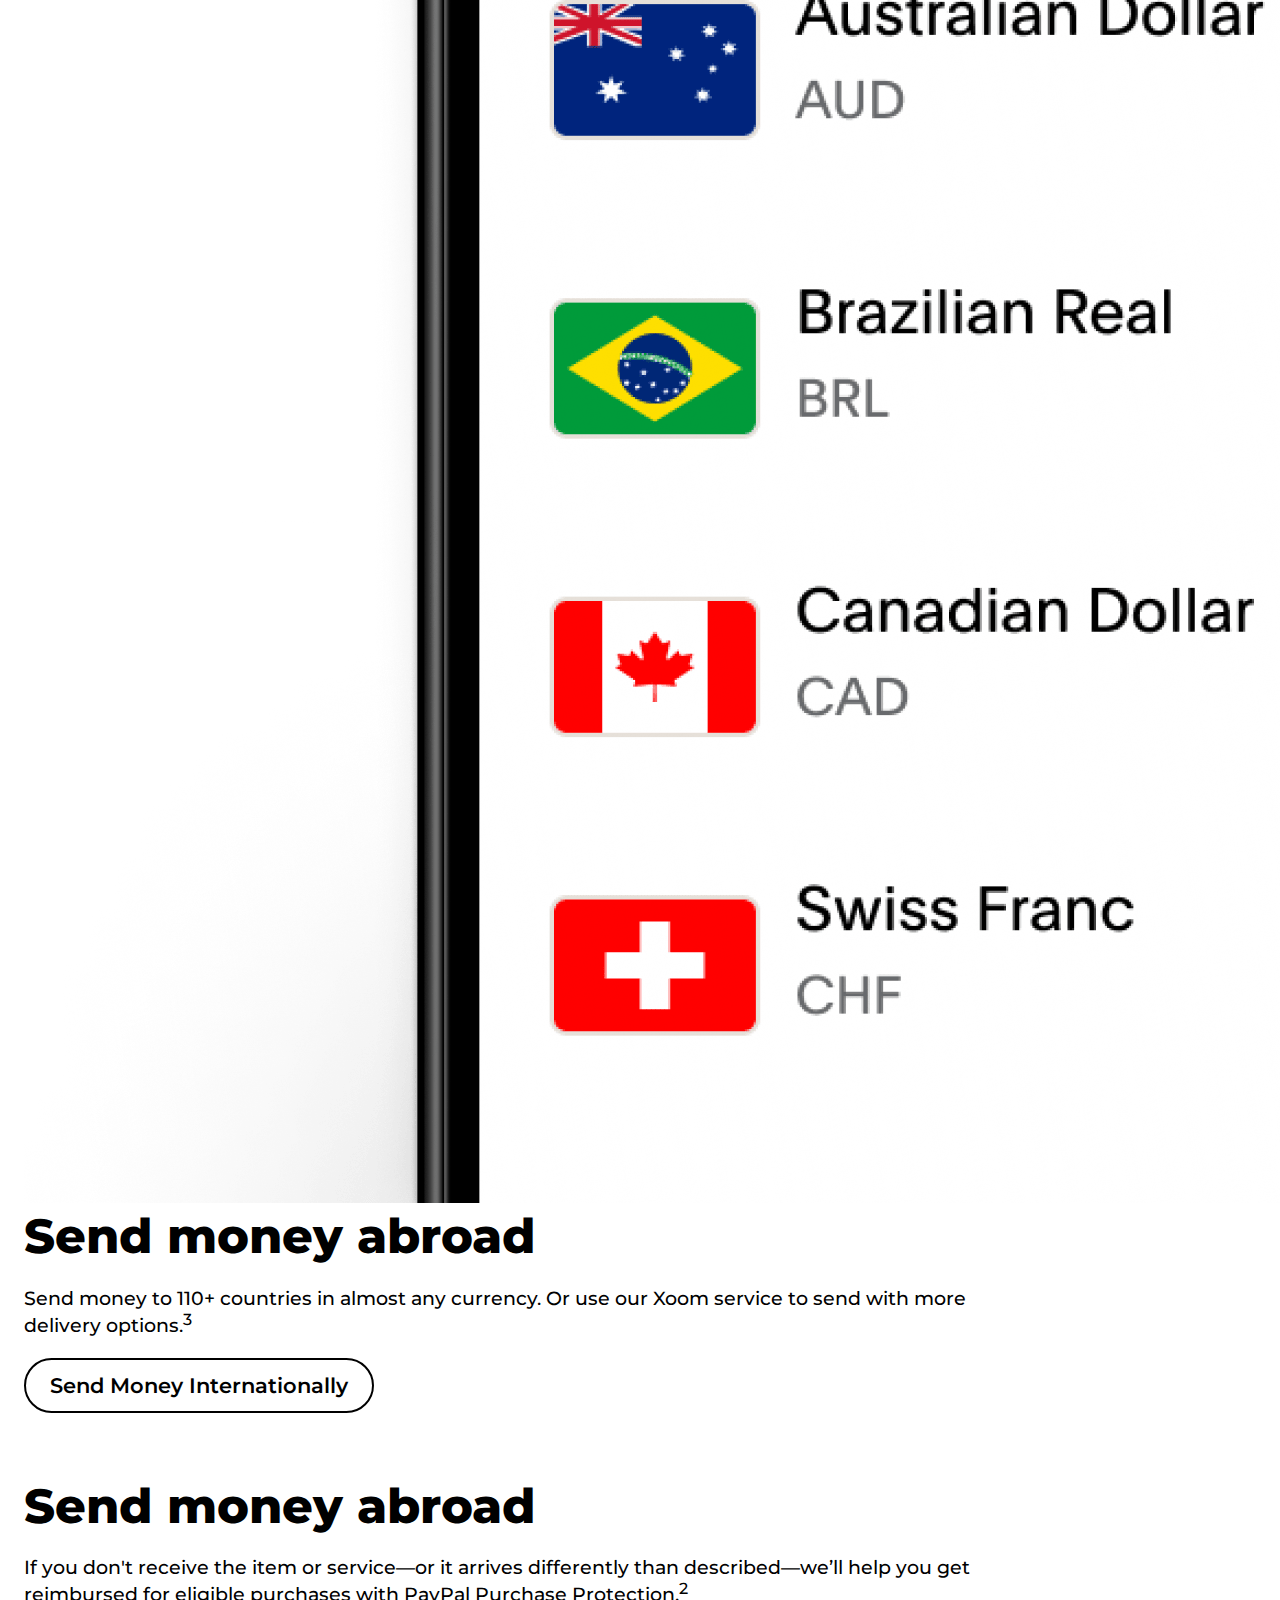
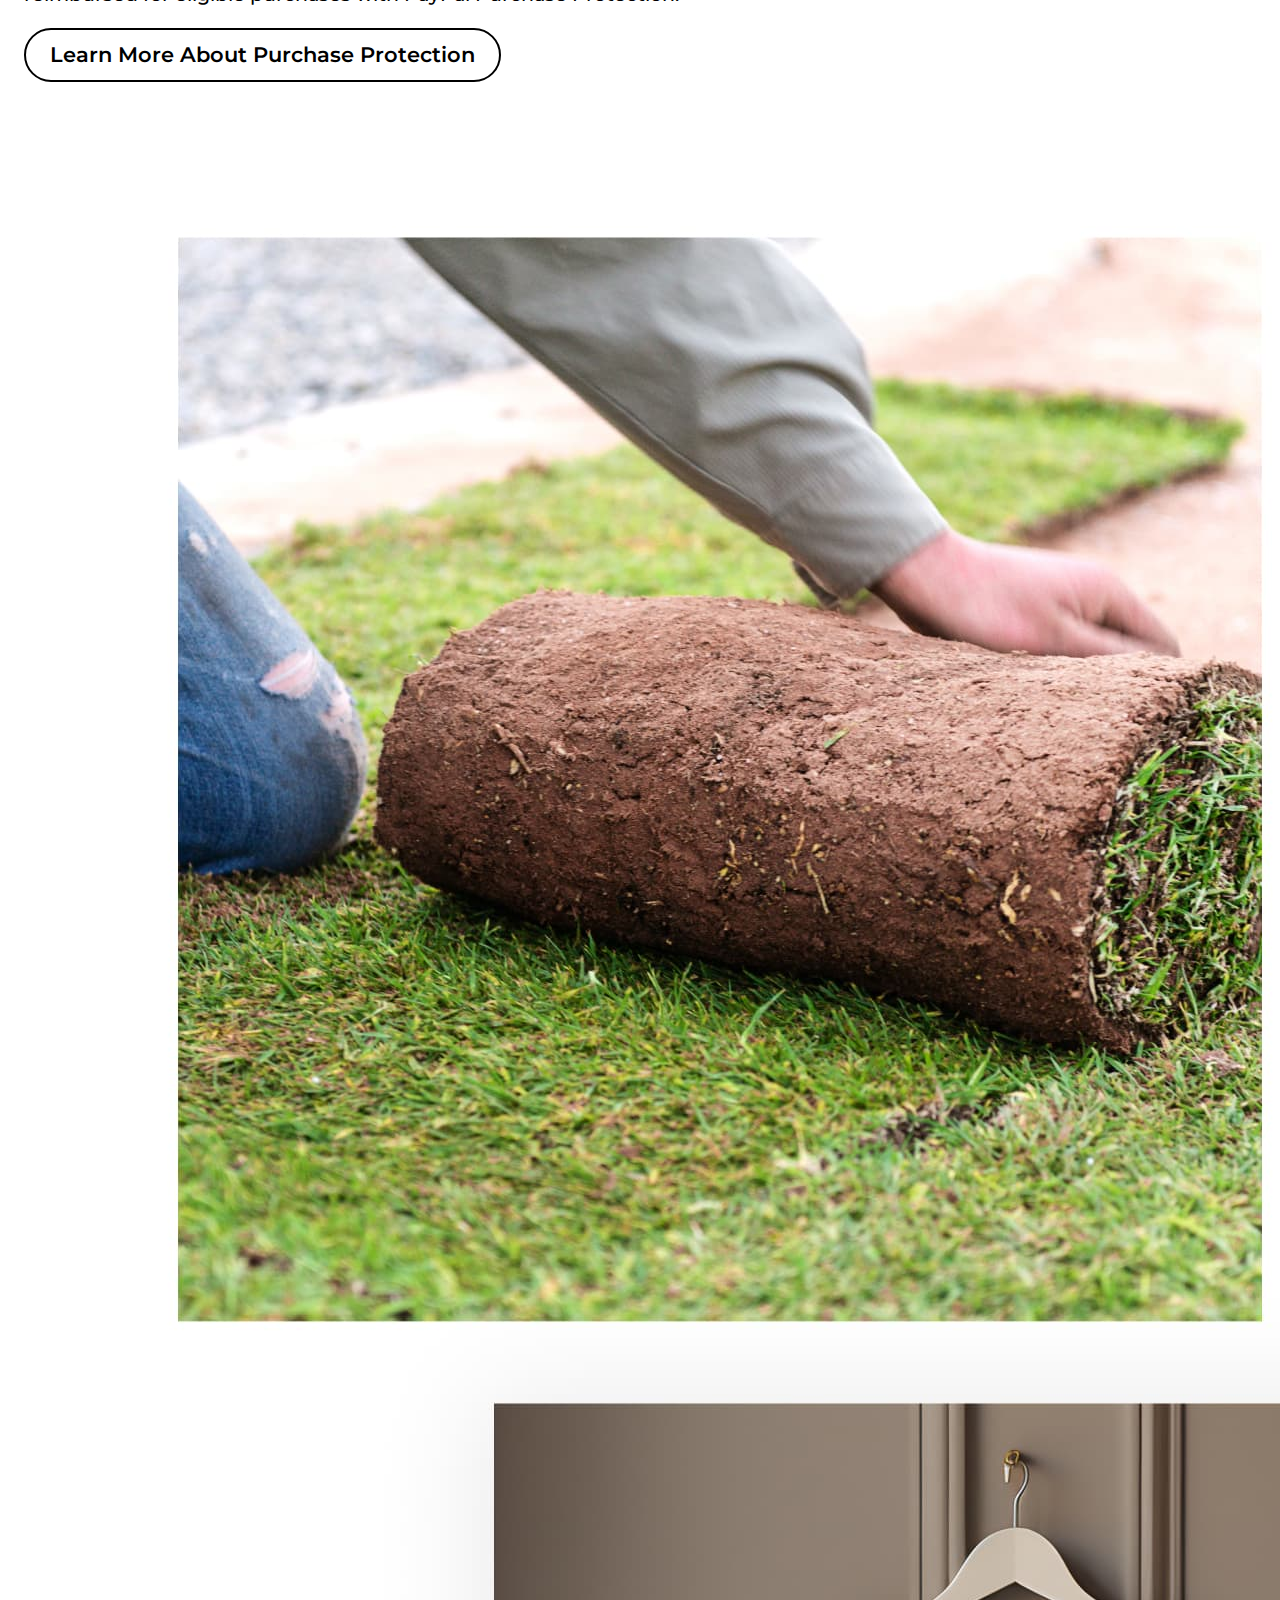
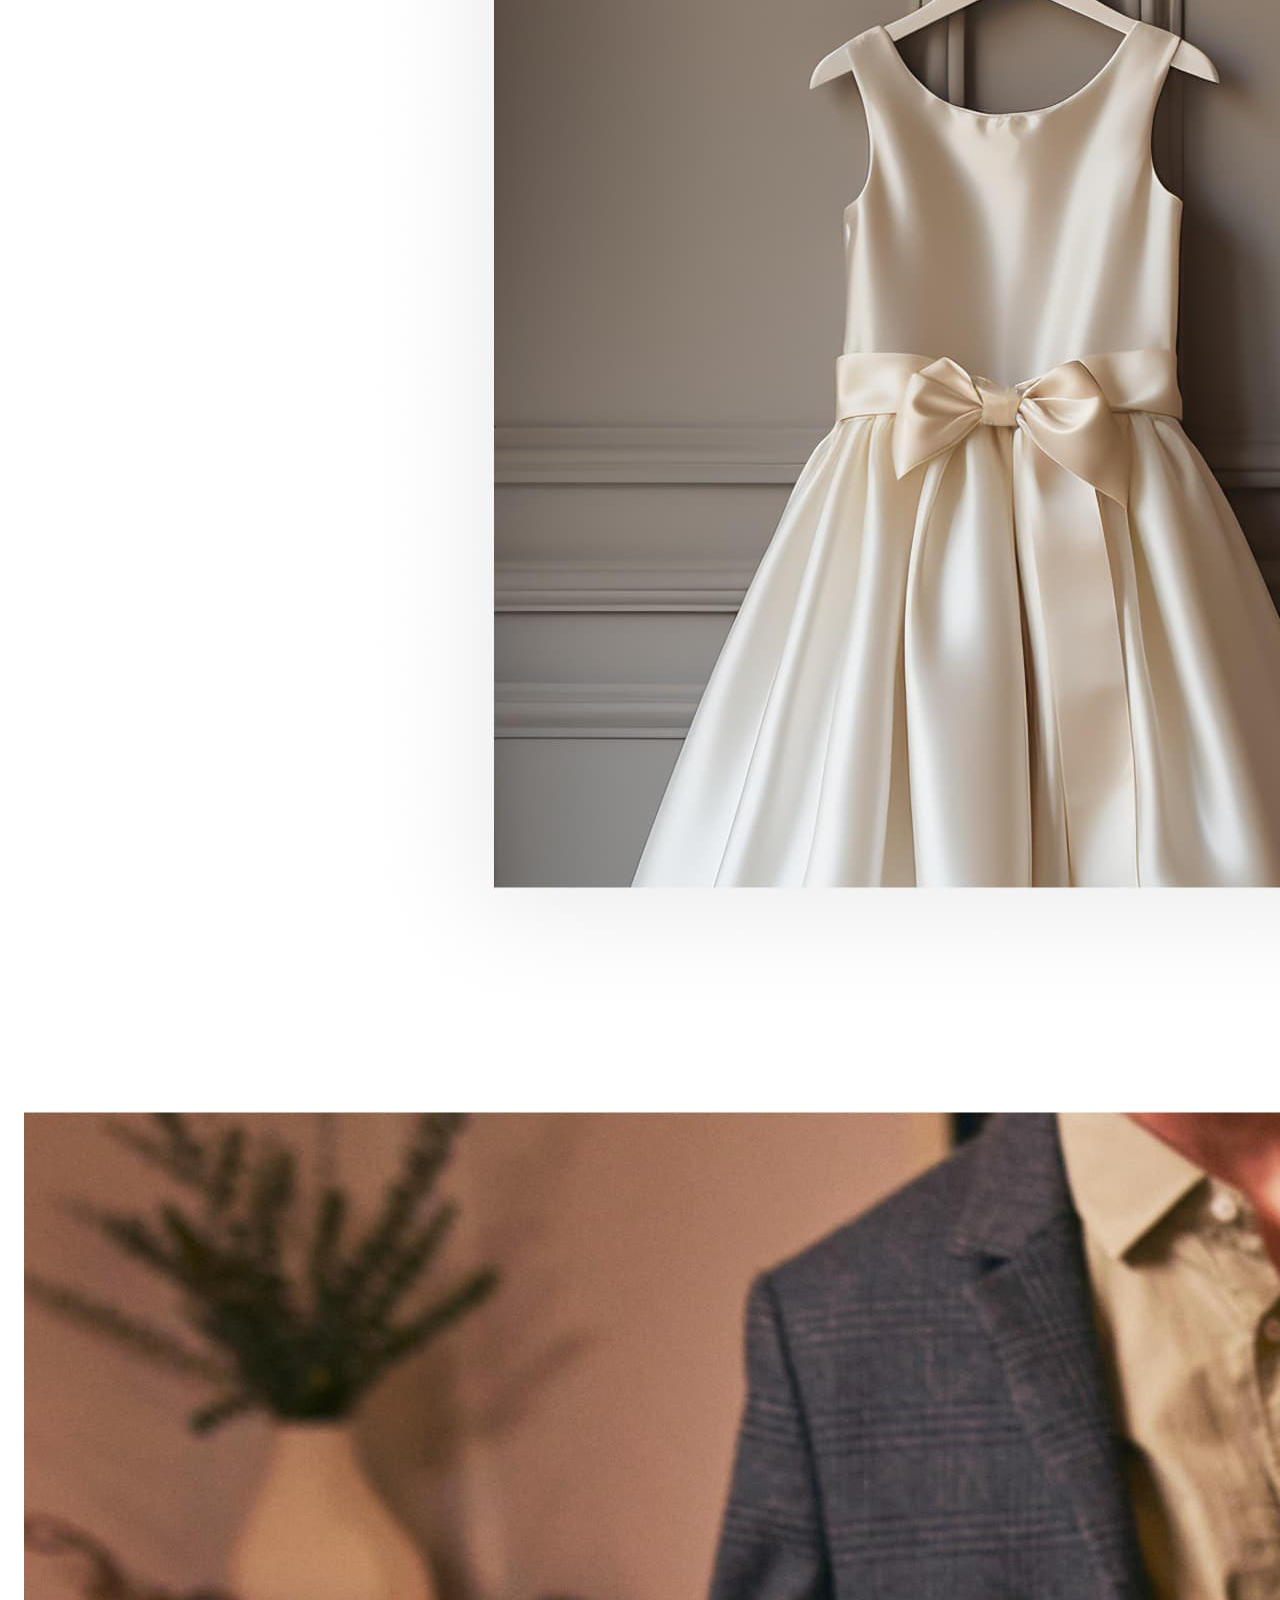
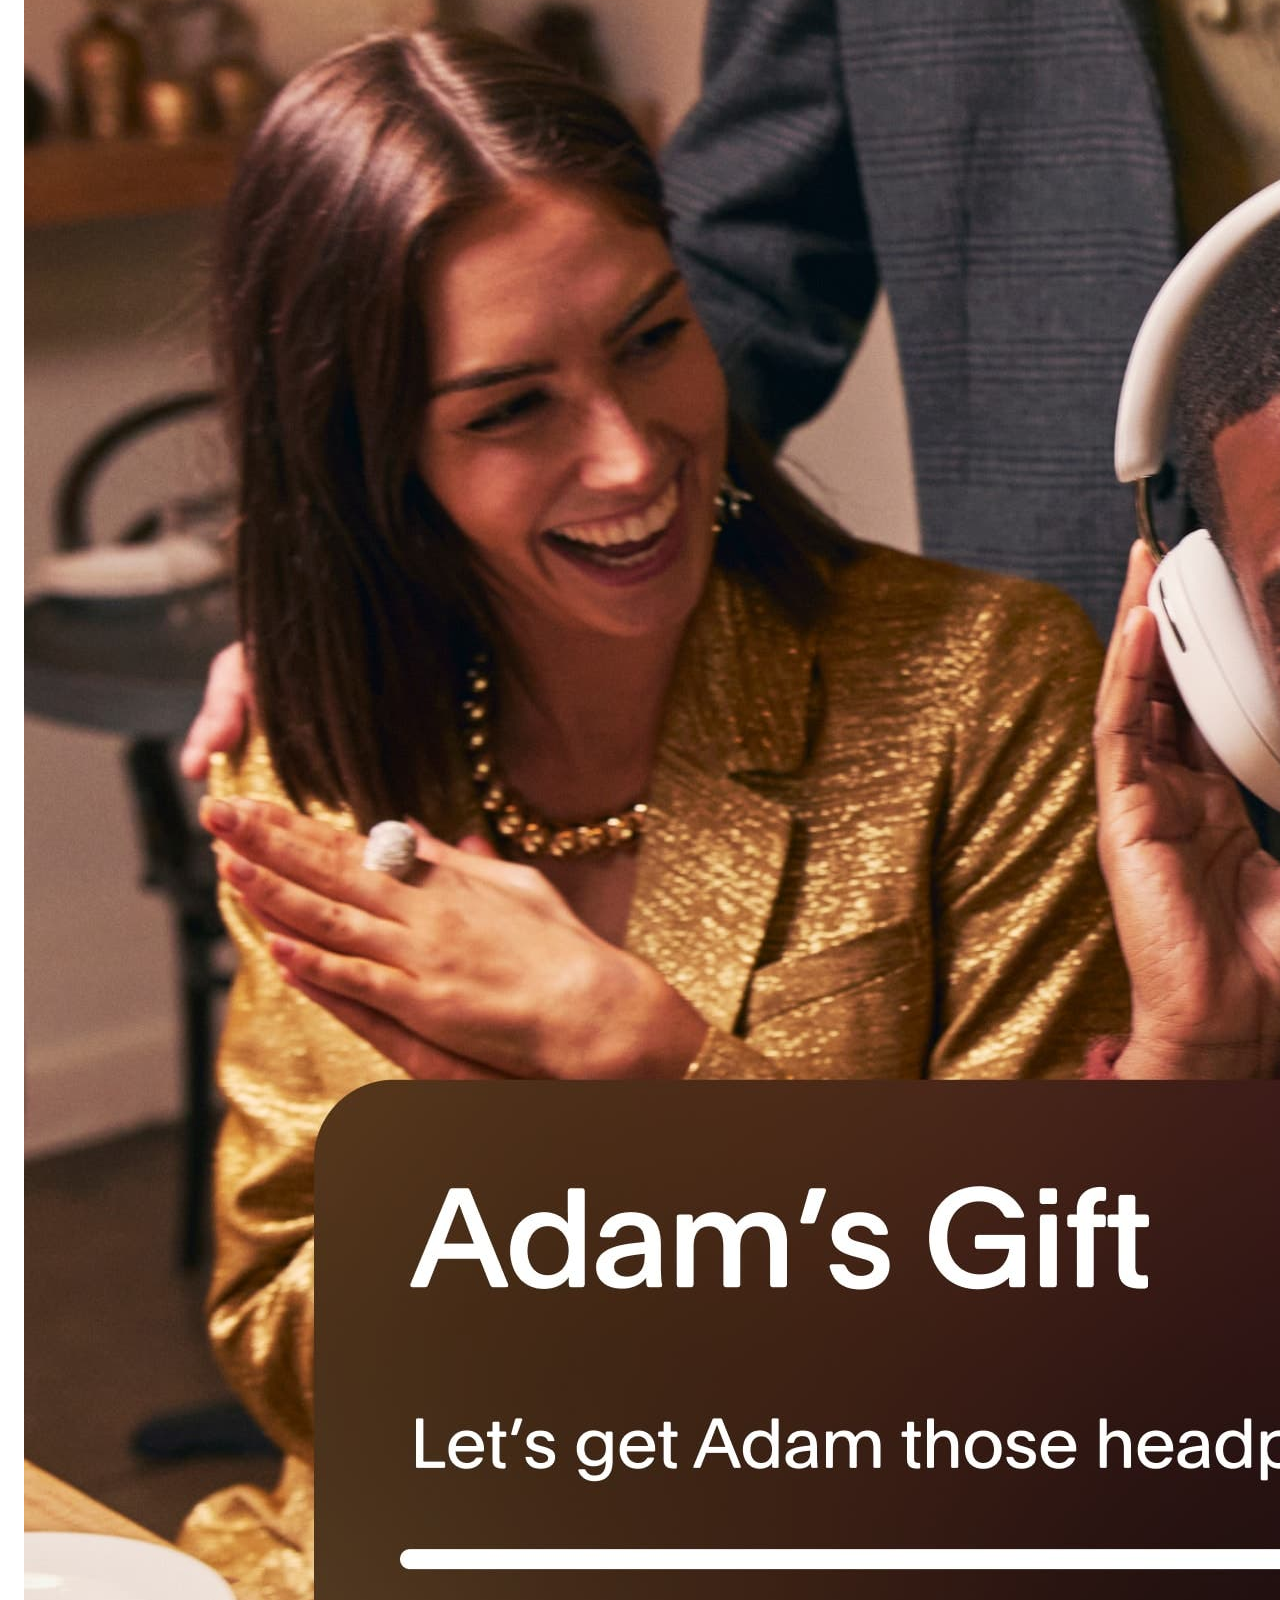
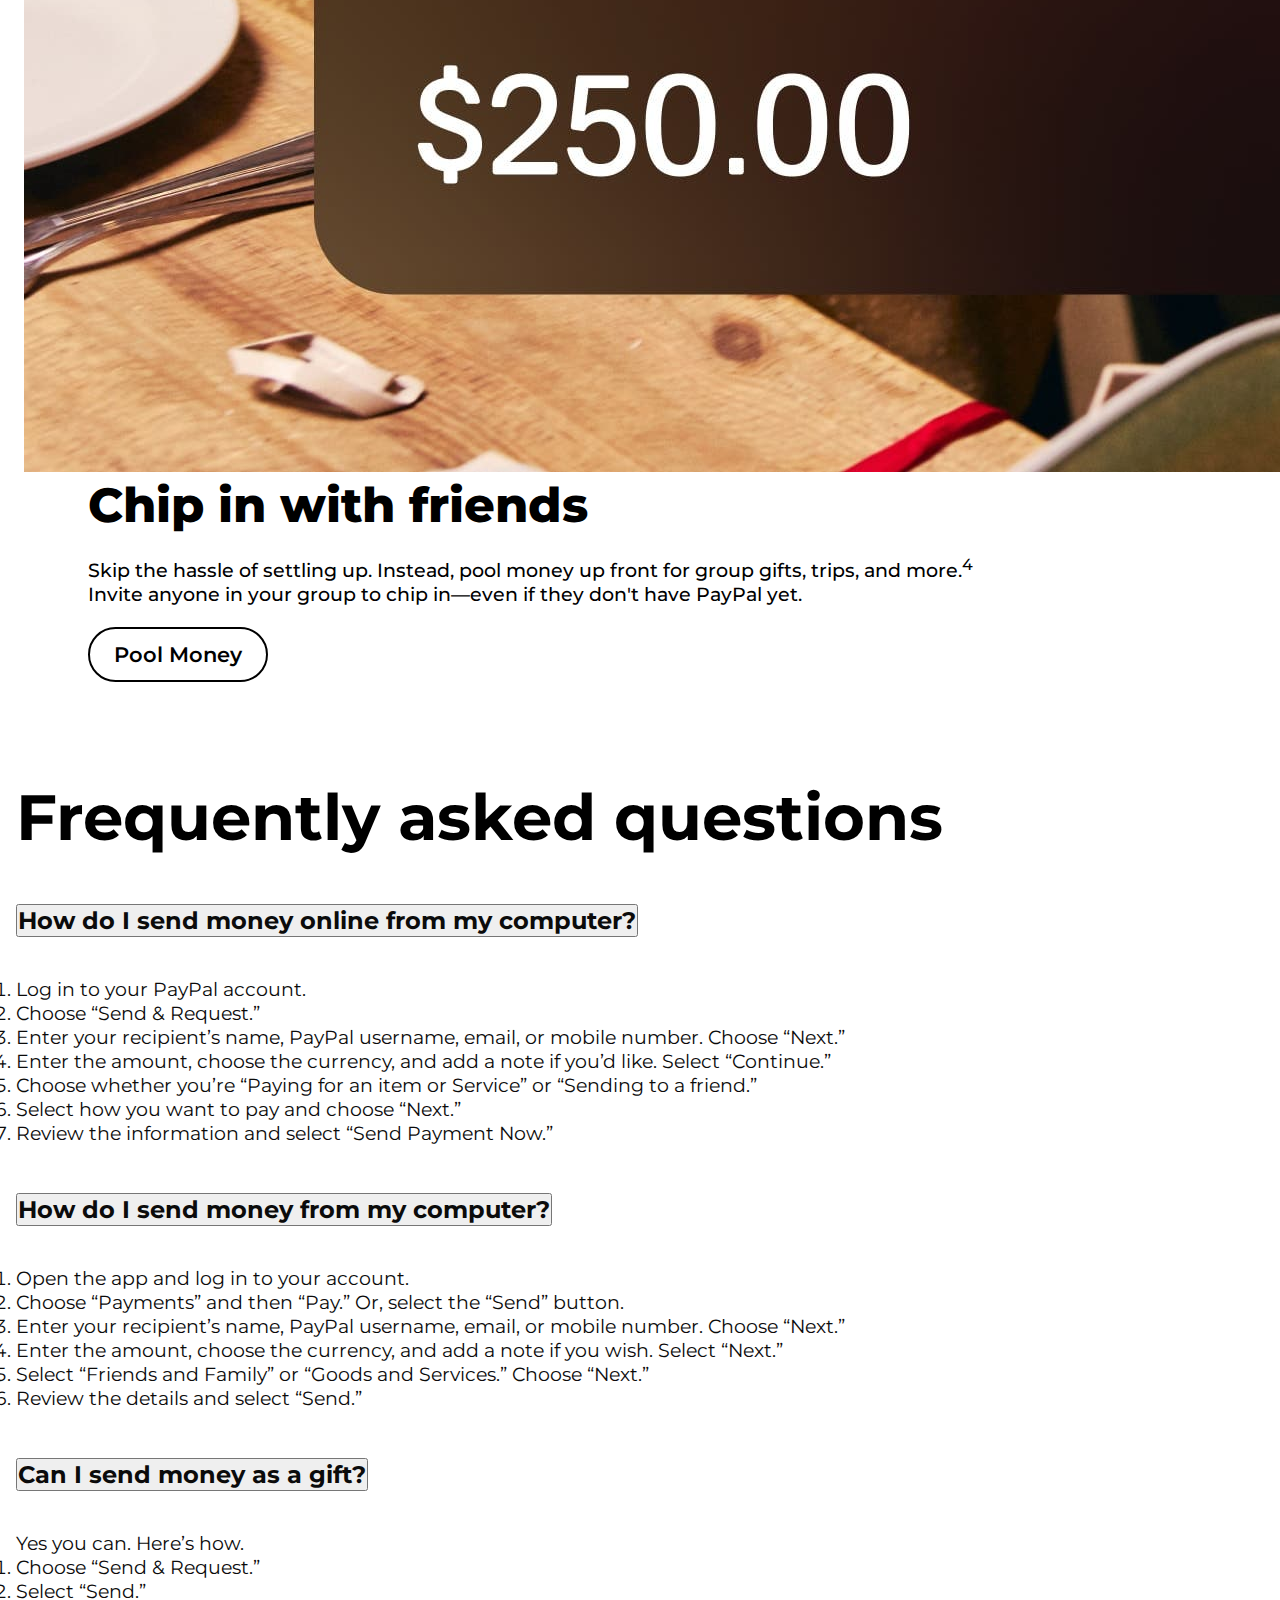
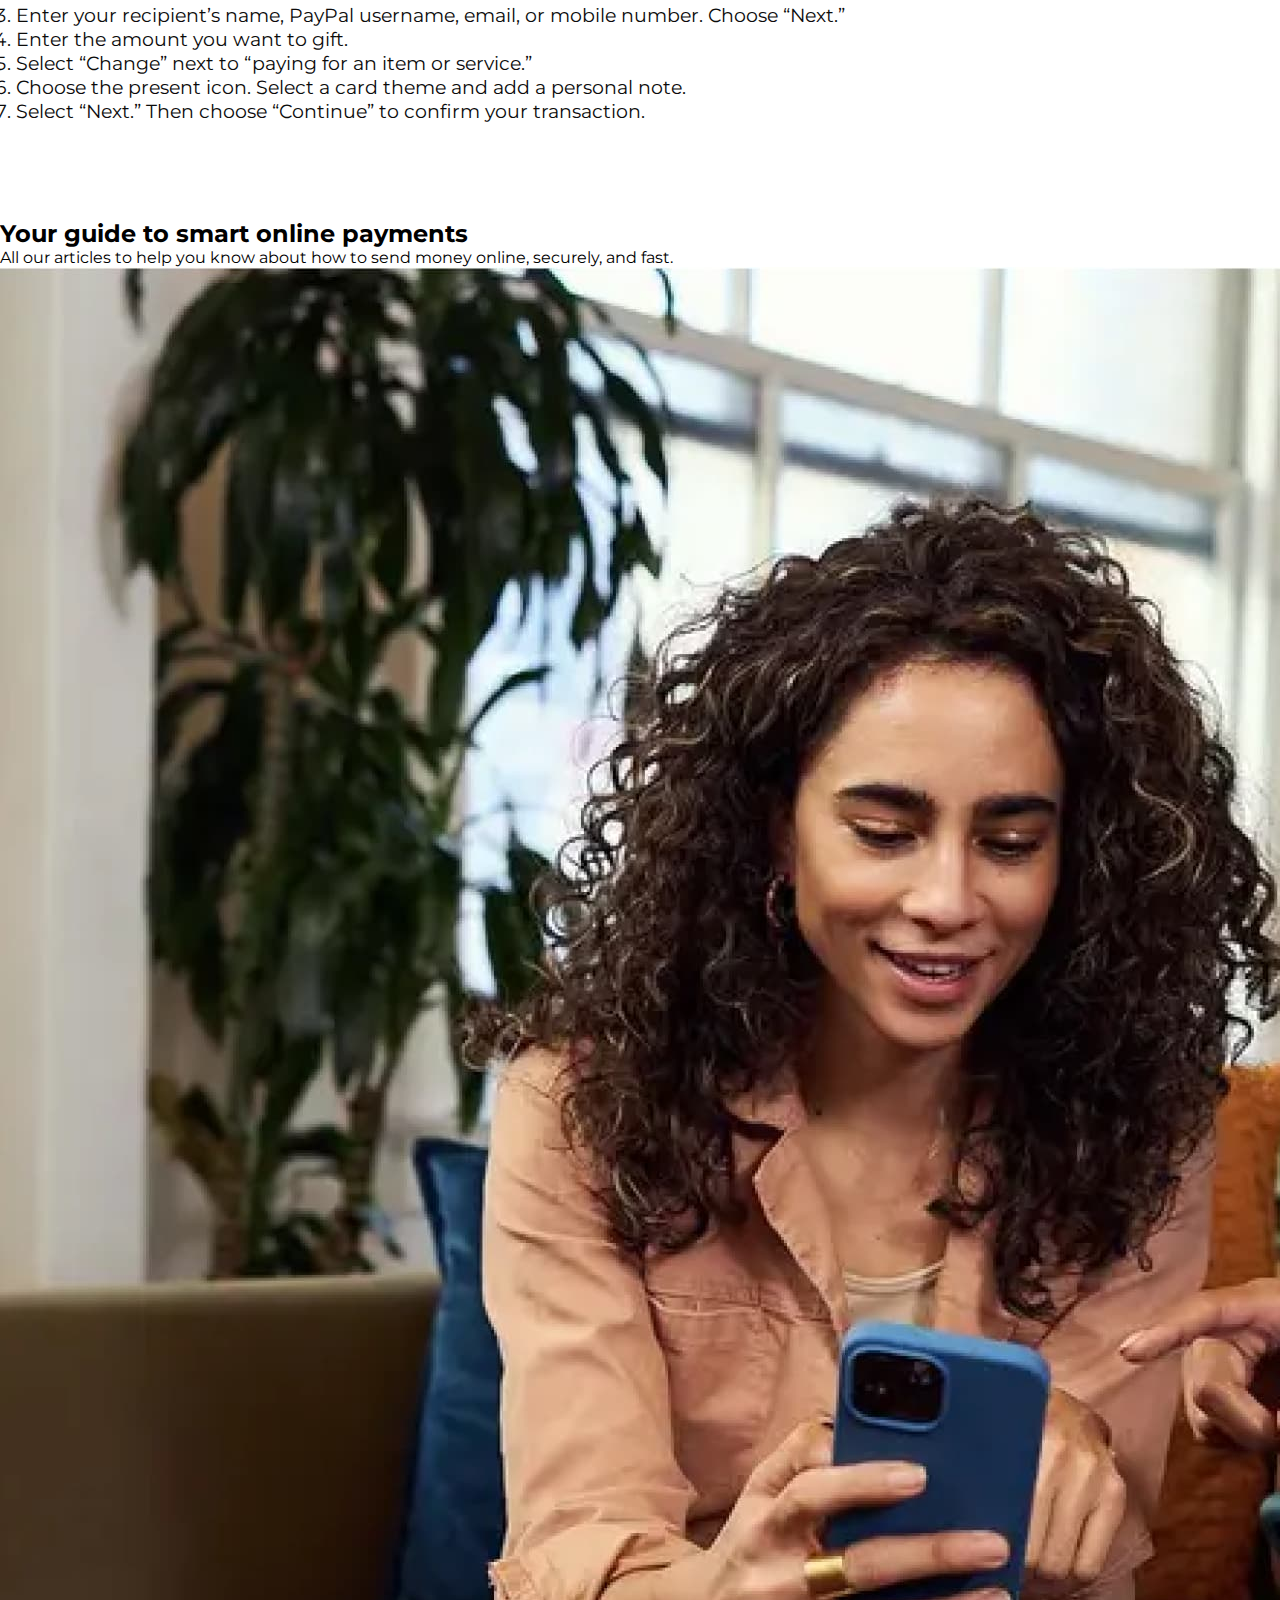
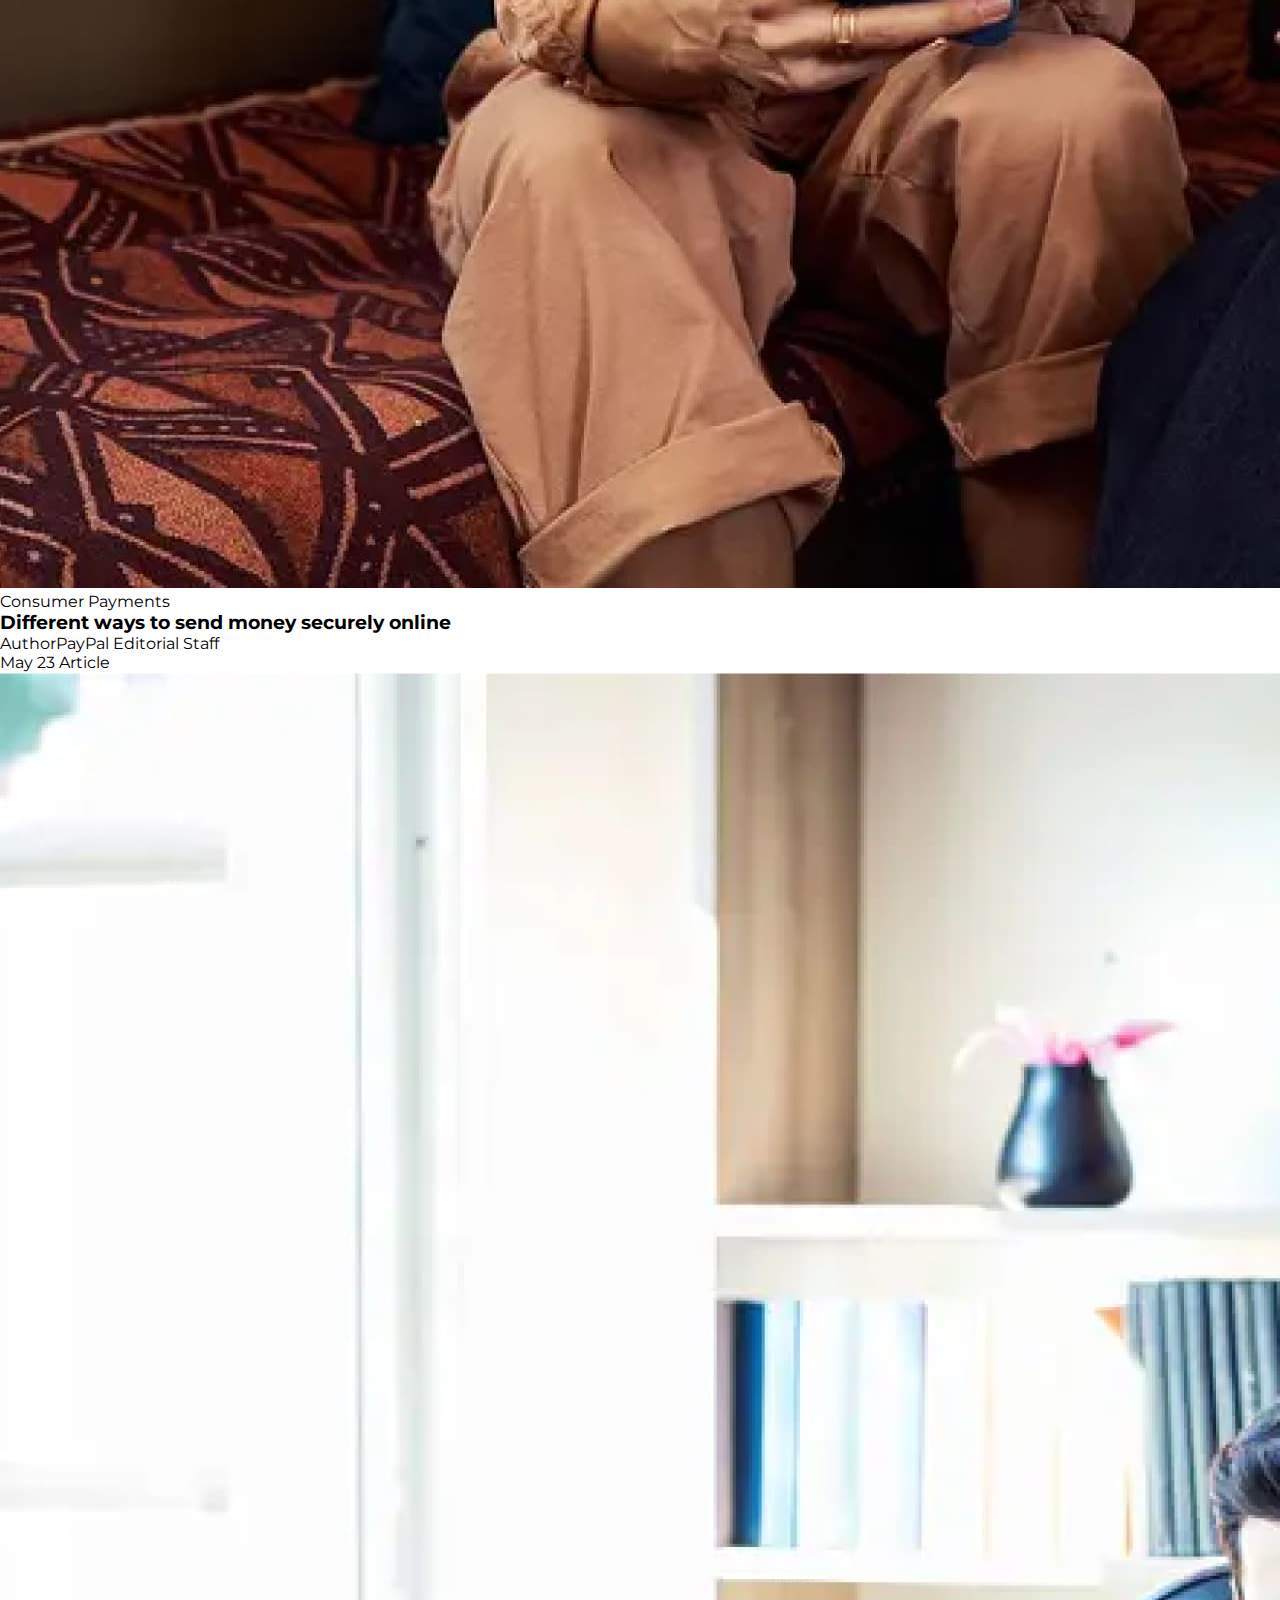
<file: pages/sendMoney.html>
<!DOCTYPE html>
<html lang="en">
<head>
    <meta charset="UTF-8">
    <meta name="viewport" content="width=device-width, initial-scale=1.0">
    <!-- custom css  -->
    <link rel="stylesheet" href="../styles/style.css">
    <link rel="stylesheet" href="../styles/paylater.css">
    <link rel="stylesheet" href="../styles/scan.css">
    <link rel="stylesheet" href="../styles/sendMoney.css">
    <!-- favicon -->
    <link rel="shortcut icon" href="../images/pp32.png" type="image/x-icon">

     <!-- bootstrap css -->
    <link href="https://cdn.jsdelivr.net/npm/bootstrap@5.3.7/dist/css/bootstrap.min.css" rel="stylesheet" integrity="sha384-LN+7fdVzj6u52u30Kp6M/trliBMCMKTyK833zpbD+pXdCLuTusPj697FH4R/5mcr" crossorigin="anonymous">
    <link rel="stylesheet" href="https://cdn.jsdelivr.net/npm/bootstrap-icons@1.11.3/font/bootstrap-icons.css">

    <!-- fontawesome -->
    <link rel="stylesheet" href="https://cdnjs.cloudflare.com/ajax/libs/font-awesome/6.7.2/css/all.min.css" integrity="sha512-Evv84Mr4kqVGRNSgIGL/F/aIDqQb7xQ2vcrdIwxfjThSH8CSR7PBEakCr51Ck+w+/U6swU2Im1vVX0SVk9ABhg==" crossorigin="anonymous" referrerpolicy="no-referrer" />


    <title>Send Money | PayPal</title>
</head>
<body>
    <header>
        <nav class="navbar navbar-expand-lg">
            <div class="container">
                <a class="navbar-brand" href="../index.html"><img class="logo" src="../images/momgram@2x.png" alt="paypal logo"></a>
                <button class="navbar-toggler" type="button" data-bs-toggle="collapse" data-bs-target="#navbarSupportedContent" aria-controls="navbarSupportedContent" aria-expanded="false" aria-label="Toggle navigation">
                <span class="navbar-toggler-icon"></span>
                </button>
                <div class="collapse navbar-collapse" id="navbarSupportedContent">
                <ul class="navbar-nav me-auto mb-2 mb-lg-0">
                    <li class="nav-item icon-position">
                    <a class="nav-link " aria-current="page" href="../index.html">Personal</a>
                    <span class="menu-drop-icon">
                        <svg xmlns="http://www.w3.org/2000/svg" fill="none" viewBox="0 0 24 24" stroke-width="1.5" stroke="currentColor" class="size-6">
                        <path stroke-linecap="round" stroke-linejoin="round" d="m19.5 8.25-7.5 7.5-7.5-7.5" />
                        </svg>

                    </span>
                    </li>
                    <li class="nav-item icon-position">
                    <a class="nav-link " href="payLater.html">Business</a>
                    <span class="menu-drop-icon">
                        <svg xmlns="http://www.w3.org/2000/svg" fill="none" viewBox="0 0 24 24" stroke-width="1.5" stroke="currentColor" class="size-6">
                        <path stroke-linecap="round" stroke-linejoin="round" d="m19.5 8.25-7.5 7.5-7.5-7.5" />
                        </svg>

                    </span>
                    </li>
                    <li class="nav-item icon-position">
                    <a class="nav-link  " aria-current="page" href="scan.html">Enterprise</a>
                    <span class="menu-drop-icon">
                        <svg xmlns="http://www.w3.org/2000/svg" fill="none" viewBox="0 0 24 24" stroke-width="1.5" stroke="currentColor" class="size-6">
                        <path stroke-linecap="round" stroke-linejoin="round" d="m19.5 8.25-7.5 7.5-7.5-7.5" />
                        </svg>

                    </span>
                    </li>
                    <li class="nav-item">
                    <a class="nav-link" href="#">Developer</a>
                    </li>
                
                </ul>
                <div class="d-flex">
                    <a class="nav-link me-2 btn-help" href="#">help</a>
                    <button class="btn log-in" type="submit">Log in</button>
                    <button class="btn sign-up" type="submit">Sign up</button>

                </div>
                </div>
            </div>
        </nav>

    </header>
    <!-- header section end -->
    
    <section class="sm-header-info">
        <div class="container">
            <div class="row">
                <div class="col">
                    <p>Send money online</p>
                    <h1>Send money fast with peace of mind</h1>
                    <p>Send money securely to just about anywhere. It's free to send within the US when you use your PayPal balance or bank account.<sup>1</sup></p>
                    <div class="s-btn-group">
                        <button type="submit" class="create-code">Create Your Code</button>
                        <button type="submit" class="sign-up">Sign Up</button>
                    </div>
            </div>
        </div>
    </section>

    <section class="header-img">
        <div class="container">
            <div class="row">
                <div class="col">
                    <img src="../images/hero_size_tablet-up-v1.jpg" alt="people are enjoying" class="img-fluid">
                </div>
            </div>
        </div>
    </section>
    <!-- secure money send  -->
     <section class="flex-spending sm-money">
        <div class="container">
            <div class="row">
                <div class="col">
                    <h2>Secure money transfers made simple</h2>
                    <div class="flex-spending-f">
                        <div class="items-f">
                            <p>
                                Find and pay almost anyone
                            </p>
                            <p>
                                Use their PayPal handle. Search by name, email, or phone number. Or scan their personal QR code.<sup>1</sup>
                            </p>
                        </div>
                        <div class="items-f">
                            <p class="pay-item-custom">
                                Send them money now
                            </p>
                            <p>
                                Be confident that the money will arrive fast. Transfer money—typically in minutes—with the app.<sup>1</sup>

                            </p>
                        </div>
                        <div class="items-f">
                            <p>
                                Free and flexible payments
                            </p>
                            <p>
                               It's free to send to friends in the US using your PayPal balance or bank.<sup>1</sup> Or use a card for a fee.
                            </p>
                        </div>
                        <div class="items-f last-sm-mod">
                            <p>
                                Pay with peace of mind
                            </p>
                            <p>
                                Every payment is encrypted to keep your sensitive financial info secure. Plus, eligible transactions are covered by PayPal Purchase Protection.<sup>2</sup>
                            </p>
                        </div>
                    </div>
                </div>
            </div>
        </div>
    </section>

    <!-- send money features -->
    <section class="send-features">
        <div class="container">
            <div class="row one">
                <div class="col-6">
                    <img src="../images/split-section-1_size-all.png" alt="screenshoot" class="img-fluid">
                </div>
                <div class="col-6 text-group">
                    <h3>Send money abroad</h3>
                    <p>Send money to 110+ countries in almost any currency. Or use our Xoom service to send with more delivery options.<sup>3</sup></p>
                    <button type="submit" class="send-features-btn">
                        Send Money Internationally
                    </button>
                </div>
            </div>
            <div class="row two">
                <div class="col-6 text-group">
                    <h3>Send money abroad</h3>
                    <p>If you don't receive the item or service—or it arrives differently than described—we’ll help you get reimbursed for eligible purchases with PayPal Purchase Protection.<sup>2</sup></p>
                    <button type="submit" class="send-features-btn">
                        Learn more about purchase protection
                    </button>
                </div>
                <div class="col-6">
                    <img src="../images/split-section-2_size-all.jpg" alt="products image" class="img-fluid">
                </div>
            </div>
            <div class="row three">
                <div class="col-6">
                    <img src="../images/split-section-3-size-all.jpg" alt="gift" class="img-fluid">
                </div>
                <div class="col-6 text-group">
                    <h3>Chip in with friends</h3>
                    <p>Skip the hassle of settling up. Instead, pool money up front for group gifts, trips, and more.<sup>4</sup> Invite anyone in your group to chip in—even if they don't have PayPal yet.<p>
                    <button type="submit" class="send-features-btn">
                        Pool Money
                    </button>
                </div>
            </div>
        </div>
    </section>


        <!-- faq accordion -->

    <section class="accordion scan-faq">

    <div class="container">
        <div class="row">
            <div class="col">
                <h2 class="acc-section-title">
                    Frequently asked questions
                </h2>
                <div class="accordion accordion-flush" id="accordionFlushExample">
                    <div class="accordion-item">
                        <h2 class="accordion-header ">
                        <button class="accordion-button p-acc-title collapsed" type="button" data-bs-toggle="collapse" data-bs-target="#flush-collapseOne" aria-expanded="false" aria-controls="flush-collapseOne">
                            How do I send money online from my computer?
                        </button>
                        </h2>
                        <div id="flush-collapseOne" class="accordion-collapse collapse" data-bs-parent="#accordionFlushExample">
                        <div class="accordion-body">
                            <ol>
                            <li>Log in to your PayPal account.</li>
                            <li>Choose “Send &amp; Request.”</li>
                            <li>Enter your recipient’s name, PayPal username, email, or mobile number. Choose “Next.”</li>
                            <li>Enter the amount, choose the currency, and add a note if you’d like. Select “Continue.”</li>
                            <li>Choose whether you’re “Paying for an item or Service” or “Sending to a friend.”</li>
                            <li>Select how you want to pay and choose “Next.”</li>
                            <li>Review the information and select “Send Payment Now.”</li>
                            </ol>

                        </div>
                        </div>
                    </div>
                    <div class="accordion-item">
                        <h2 class="accordion-header ">
                        <button class="accordion-button p-acc-title collapsed" type="button" data-bs-toggle="collapse" data-bs-target="#flush-collapseTwo" aria-expanded="false" aria-controls="flush-collapseTwo">
                            How do I send money from my computer?
                        </button>
                        </h2>
                        <div id="flush-collapseTwo" class="accordion-collapse collapse" data-bs-parent="#accordionFlushExample">
                        <div class="accordion-body">
                            <ol>
                                <li>Open the app and log in to your account.</li>
                                <li>Choose “Payments” and then “Pay.” Or, select the “Send” button.</li>
                                <li>Enter your recipient’s name, PayPal username, email, or mobile number. Choose “Next.”</li>
                                <li>Enter the amount, choose the currency, and add a note if you wish. Select “Next.”</li>
                                <li>Select “Friends and Family” or “Goods and Services.” Choose “Next.”</li>
                                <li>Review the details and select “Send.”</li>
                            </ol>

                        </div>
                        </div>
                    </div>
                    <div class="accordion-item">
                        <h2 class="accordion-header ">
                        <button class="accordion-button p-acc-title collapsed" type="button" data-bs-toggle="collapse" data-bs-target="#flush-collapseThree" aria-expanded="false" aria-controls="flush-collapseThree">
                            Can I send money as a gift?

                        </button>
                        </h2>
                        <div id="flush-collapseThree" class="accordion-collapse collapse" data-bs-parent="#accordionFlushExample">
                        <div class="accordion-body">
                            <ol>
                                <span>
                                    Yes you can. Here’s how.

                                </span>
                                <li>Choose “Send & Request.”</li>
                                <li>Select “Send.”</li>
                                <li>Enter your recipient’s name, PayPal username, email, or mobile number. Choose “Next.”</li>
                                <li>Enter the amount you want to gift.</li>
                                <li>Select “Change” next to “paying for an item or service.”</li>
                                <li>Choose the present icon. Select a card theme and add a personal note.</li>
                                <li>Select “Next.” Then choose “Continue” to confirm your transaction.</li>
                            </ol>
                        </div>
                        </div>
                    </div>
                </div>
            </div>
        </div>
    </div>
    </section>


    <!-- blog -->
    <section class="blog-section">
        <div class="container-fluid">
            <div class="row">
                <div class="col blog-flex">
                    <h2>Your guide to smart online payments</h2>
                    <p>
                        All our articles to help you know about how to send money online, securely, and fast.
                    </p>
                    <div class="blog-container">
                        <div class="blog-post">
                            <img src="../images/article-carousel-1_size-all.jpg" alt="article one" class="img-fluid">
                            <div class="post-details">
                                <div class="catagory">
                                    <span>Consumer</span>
                                    <span></span>
                                    <span>Payments</span>
                                </div>
                                <h3 class="blog-title">Different ways to send money securely online</h3>
                                <p>AuthorPayPal Editorial Staff</p>
                                <div class="published-info">
                                    <span>May 23</span>
                                    <span></span>
                                    <span>Article</span>
                                </div>
                            </div>
                        </div>
                        <!-- two -->
                        <div class="blog-post">
                            <img src="../images/article-carousel-2_size-all.jpg" alt="article one" class="img-fluid">
                            <div class="post-details">
                                <div class="catagory">
                                    <span>Consumer</span>
                                    <span></span>
                                    <span>Payments</span>
                                </div>
                                <h3 class="blog-title">How to add money to a bank account</h3>
                                <p>Author: PayPal Editorial Staff</p>
                                <div class="published-info">
                                    <span>June 23</span>
                                    <span></span>
                                    <span>Article</span>
                                </div>
                            </div>
                        </div>
                        <!-- three -->
                        <div class="blog-post">
                            <img src="../images/article-carousel-3_size-all.jpg" alt="article one" class="img-fluid">
                            <div class="post-details">
                                <div class="catagory">
                                    <span>Consumer</span>
                                    <span></span>
                                    <span>Payments</span>
                                </div>
                                <h3 class="blog-title">Instant money transfers: What are they and how do they work?</h3>
                                <p>Author: PayPal Editorial Staff</p>
                                <div class="published-info">
                                    <span>October 23</span>
                                    <span></span>
                                    <span>Article</span>
                                </div>
                            </div>
                        </div>
                        <!-- four -->
                        <div class="blog-post">
                            <img src="../images/article-carousel-4_size-all.jpg" alt="article one" class="img-fluid">
                            <div class="post-details">
                                <div class="catagory">
                                    <span>Consumer</span>
                                    <span></span>
                                    <span>Payments</span>
                                </div>
                                <h3 class="blog-title">What are P2P payments?</h3>
                                <p>Author: PayPal Editorial Staff</p>
                                <div class="published-info">
                                    <span>March 23</span>
                                    <span></span>
                                    <span>Article</span>
                                </div>
                            </div>
                        </div>
                    </div>
                </div>
            </div>
        </div>
    </section>

        <section class="discover">
    <div class="container">
        <div class="row">
            <div class="col">
                <h2>
                    More ways to pay your way
                </h2>
                <div class="d-cards">
                    <div class="card-one card-d">
                        <span>Deals and Cash Back<sup>1</sup></span>
                        <i class="bi bi-arrow-right d-icon"></i>
                    </div>
                    <div class="card-two card-d">
                        <span>Buy Now, Pay Later</span>
                        <i class="bi bi-arrow-right d-icon"></i>
                    </div>
                    <div class="card-three card-d">
                        <span>Pay with Rewards</span>
                        <i class="bi bi-arrow-right d-icon"></i>
                    </div>
                    <div class="card-four card-d">
                        <span>Add Payment Methods</span>
                        <i class="bi bi-arrow-right d-icon"></i>
                    </div>
                </div>
            </div>
        </div>
    </div>
    </section>

 <section class="paypal-app">
    <div class="container">
        <div class="row">
            <div class="col">
                <h2>
                    <span>All in the</span>
                    <span>PayPal</span>
                    <span>app</span>
                </h2>
                <p>
                    It’s your do-it-all digital wallet. Load up on offers before you shop. Track your packages. And manage it all on the go.
                </p>
                <img src="../images/qr-code-us-home-hero.svg" alt="paypal qr code">
                <p>Get the app</p>
            </div>
        </div>
    </div>
    
 </section>

 <!-- footer section -->
 <footer class="p-footer">
    <div class="container">
        <div class="row">
            <div class="col">
                <img src="../images/paypal-wordmark-monotone_new.svg" alt="paypal logo">
                <div class="left-links">
                    <div>
                        <a href="#">Help</a>
                        <a href="#">Contact</a>
                        <a href="#">Fees</a>
                        <a href="#">Security</a>
                        <a href="#">Apps</a>
                        <a href="#">Shop</a>
                        <a href="#">Enterprise</a>
                        <a href="#">Partners</a>

                    </div>
                    <div class="country-links">
                    <img src="../images/image.png" alt="us country flag">
                </div>
                </div>
                
            </div>
            
        </div>
        <span class="line"></span>
        <div class="row">
            <div class="col bottom-links">
                <div class="left-links-b">
                    <a href="#">About</a>
                    <a href="#">Newsroom</a>
                    <a href="#">Jobs</a>
                    <a href="#">Investor Relations</a>
                    <a href="#">Values in Action</a>
                    <a href="#">Public Policy</a>
                </div>
                <div class="right-links-b">
                    <span>© 1999–2025</span>
                    <a href="#">Accessibillity</a>
                    <a href="#">Privacy</a>
                    <a href="#">Cookies</a>
                    <a href="#">Legal</a>
                </div>
            </div>
        </div>
    </div>
 </footer>
    


    

<script src="https://cdn.jsdelivr.net/npm/bootstrap@5.3.7/dist/js/bootstrap.bundle.min.js" integrity="sha384-ndDqU0Gzau9qJ1lfW4pNLlhNTkCfHzAVBReH9diLvGRem5+R9g2FzA8ZGN954O5Q" crossorigin="anonymous"></script>
</body>
</html>
</file>
<file: styles/style.css>
@import url('https://fonts.googleapis.com/css2?family=Montserrat:ital,wght@0,100..900;1,100..900&display=swap');

* {
    margin: 0;
    padding: 0;
    box-sizing: border-box;
    font-family: "Montserrat", sans-serif;

}

header {
    min-height: 5.5rem;
    max-height: 5.5rem;
    /* width: 100%; */
    background-color: rgb(255, 255, 255);
    /* background-color: rgb(222, 222, 222); */

}

header nav .logo {
    width: 50px;
    height: 50px;
    object-fit: contain;
}

.navbar-nav {
    gap: 50px;
}

nav .container .icon-position {
    position: relative;
}


nav .container .menu-drop-icon {
    width: 15px;
    height: 25px;
    object-fit: contain;
    display: inline-block;
    position: absolute;
    left: 96%;
    top: 14%;
}

nav .container ul li a {
    font-size: 1.1rem;
    font-weight: normal;
    line-height: 1.1rem;
    color: #001c64;
    /* margin: 1rem 2.5rem; */
    border: none;
    transition: .3s all;

    /* hover 0070e0 */

}

nav .container ul li a:hover {
    color: #0070e0;
    background-color: #fff;
    border-radius: 25px;
    border: none;
    /* font-size: 1.125rem; */
    /* line-height: 1.5rem; */

}
nav .d-flex {
    gap: 30px;
}

nav .d-flex a {
    text-transform: capitalize;
    font-size: 1.1rem;
    align-self: center;
    padding: .5rem ;
    border: 1px solid transparent;
    border-radius: 25px;
    transition: all 0.3s ease; /* smooth transition */


    /* font-weight: bold; */
}

nav .d-flex .btn {
    padding: .5rem 2.5rem;
    font-size: 1.1rem;
    border: 1px solid #001c64;
    border-radius: 50px;
    font-weight: 700;
    color: #001c64;
    text-transform: capitalize;

}
nav .d-flex .btn-help {
}

nav .d-flex a:hover {
    border: 1px solid #fff;
    font-weight: bold;
    color: #0070e0;
    background-color: #fff;

}

nav .d-flex .btn.sign-up {
    background-color: #001c64;
    color: #fff;
    transition: .3s all;
}

nav .d-flex .btn.sign-up:hover {
    background-color: #0070e0;
    border-color: #0070e0;

}

nav .d-flex .btn.log-in:hover {
    border-color: #0070e0;
    color: #0070e0;
}
/* header info  */
.header-info-bg {
    background-color: #152C8E;
    height: 100%;

}
.header-info .row{
    /* outline: 1px solid red; */
    /* width: 100%; */
    /* padding: 0 2rem; */
    margin: 0 2.5rem;
}

.header-info .col h1.title {
    font-size: 4.5rem;
    color: #fff;
    width: 55%;
    margin-top: 4rem;
    font-weight: 500;
    line-height: 5.5rem;
    padding-bottom: 1rem;

    /* text-wrap: wrap; */
}
.header-info .header-link {
    display: flex;
    align-items: center;
}
.header-info .header-title-section a{
    font-size: 1rem;
    text-decoration: none;
    color: #5B72BC;
    display: inline-block;
    position: relative;
    margin-bottom: 6rem;
}

.header-info .header-title-section span.circle {
    width: 30px;
    height: 30px;
    background-color: #56CCFE;
    /* background-color: black; */
    /* background-color: #001c64; */
    display: block;
    /* border: 1px solid red; */
    border-radius: 99%;
    position: absolute;
    top: -12%;
    left: 116%;
}

.header-info .col .arrow {
    position: absolute;
    left: 112%;
    z-index: 10;
    top: -54%;


}
.header-info .col a .arrow i {

    color: rgb(170, 227, 252);
    
}

.header-info .col a .icon-lg {
    font-size: 35px;
}



.header-info .col .arrow i {
    color: black;
    /* font-size: 2.5rem; */
}
.header-info .row {
    /* outline: 1px solid green; */
    width: 100%;
    /* height: 400px; */
}
/* 2nd row section */

.header-info .row-bottom .col-6 .row-bottom-title{
    font-size: 1.2rem;
    color: #fff;
    font-weight: 500;
    margin-bottom: 1.8rem;
}

.row-bottom .wrapper {
    display: flex;
    gap: 30px;
}

.row-bottom .wrapper .line {
    width: 1px;
    height: 200px;
    background-color: #ffffff56;
    display: block;
}

.row-bottom .wrapper .input-mobile span{
    position: relative;
    display: block;
    margin-bottom: 2rem;

}

.wrapper .input-mobile span .mob-icon {
    position: absolute;
    top: 20%;
    left: 2%;
    font-size: 1.5rem;
    color: rgb(88, 87, 87);

}
.wrapper .input-mobile span input {
    width: 360px;
    height: 60px;
    border-radius: 5px;
    outline: none;
    padding-left: 2rem;
}

.wrapper .send-link {
    text-decoration: none;
    text-transform: capitalize;
    color: rgb(9, 9, 9);
    padding: 1rem 2rem;
    background-color: #F9B821;
    font-size: 1.2rem;
    font-weight: 500;
    border-radius: 50px;
    /* margin-bottom: 2.5rem; */
}

.wrapper p.disclaimer {
    margin-top: 1.5rem;
    font-size: .8rem;
    font-weight: 300;
    width: 80%;
    color: #fff;
}


.header-info .bg-pattern-position img{
    width: 510px;
    height: 406px;
}
.sign-up-business {
    padding: 44px 0;
    border-bottom: 2px solid rgb(238, 238, 252);
}

.sign-up-business .flex-center-link {
    display: flex;
    justify-content: center;
    align-items: center;
}
.sign-up-business p {
    display: inline-block;
    font-size: 1.2rem;
    padding-right: .8rem;
    font-weight: 400;
    /* position: relative; */

}
.sign-up-business .icon-position {
    position: relative;
}

.sign-up-business .icon-lg {
    font-size: 35px;
    position: absolute;
    right: -6%;
    bottom: 1%;
    z-index: 6;
}

.sign-up-business a::after {
    content: "";
    width: 30px;
    height: 30px;
    border-radius: 99%;
    background-color: #56CCFE;
    display: block;
    position: absolute;
    left: 103%;
    top: 4%;
    z-index: 5;
}

.sign-up-business a {
    text-decoration: none;
    font-size: 1rem;
    /* color: ; */

}


/* cards section  */
section.cards {
    margin: 0 2.5rem;
    margin-top: 4rem;


}
.cards .flex-cards {
    display: flex;
    align-items: center;
    justify-content: center;
}

.cards .bnpl img {
    width: 512px;
    height: 486px;
    margin-bottom: 6rem;
}

.cards .bnpl .details h2 {
    font-size: 3rem;
    width: 90%;
    margin-bottom: 1.5rem;

}

.cards .bnpl .details p {
    font-size: 1.2rem;
    font-weight: 300;
    text-wrap: wrap;
    width: 90%;
}

.cards .crypto p:first-of-type{

    width: 82%;
    margin-bottom: 2rem;
}

.cards .crypto p:last-of-type {
    /* color: red; */
    font-size: .9rem;
    font-weight: 200;
    width: 68%;
    margin-bottom: 2rem;

}

/* Brands */
section.brands .row{
    margin: 3rem 2.5rem;
}

.brands .brand-flex-f {
    display: flex;
    align-items: center;
    /* margin-right: 3rem; */
}

.brands .brand-flex-f h3 {
    font-size: 2.6rem;
    font-weight: 400;
    /* width: 70%; */
}

.brands .brand-flex img {
    width: 195px;
    height: 116px;
}
.brands .brand-flex {
    display: flex;
    flex-direction: column;
    align-items: center;
}
/* #121661 */

/* singup section 
 */

section.sign-up {
    background-color: #121661;
    color: white;
    padding: 60px;
    text-align: center;

}
 .sign-up .row{
    margin: 3rem 2.5rem;
    

 }

 .flex-signup {
    display: flex;
    justify-content: center;
    flex-direction: column;
    align-items: center;
 }


 .sign-up .row h3 {
    font-size: 2.8rem ;
    width: 70%;
    font-weight: 400;
    padding-bottom: 1.2rem;
 }

 .sign-up button {
    padding: .8rem 6.5rem;
    border-radius: 50px;
    background-color: #fff;
    color: #152C8E;
    font-size: 1.1rem;
    font-weight: 500;
    margin-bottom: 4.5rem;
 }

 .sign-up .counting {
    display: flex;
    gap: .2rem;
    align-items: center;
 }

 .sign-up .counting .digits {
    padding: 1.8rem;
    background-color: #1372EB;
    border-radius: 28px;
    font-size: 2rem;
    font-weight: 700;
    line-height: 2rem;
 }
section.footnote {
    margin: 1.8rem 0 3rem 0;
}

.footnote .row {
    margin: 3rem 2.5rem;
}

.footnote p {
    color: #687173;
    font-size: .8rem;
    font-weight: 300;
}

footer .col img{
    width: 180px;
    margin-bottom: 1.5rem;
    /* display: block; */

}
footer .country-links img {
    width: 30px;
    height: 30px;
    /* display: block; */
    
}
footer .col .left-links{
    display: flex;
    justify-content: space-between;
    align-items: center;
    /* gap: 30px; */
}


footer .line {
    width: 100%;
    height: 1px;
    background-color: #d7dcde;
    display: block;
    margin-bottom: 1.5rem;
}



footer .left-links div > *,
footer .left-links-b > *,
footer .right-links-b  > * {
    text-decoration: none;
    font-weight: 600;
    font-size: .9rem;
    color: #042267;
    transition: all .3s;
}

footer .left-links div > *:not(:first-child),
footer .left-links-b > *:not(:first-child),
footer .right-links-b > *:not(:first-child) {
    margin-left: 1.5rem;
}


footer .right-links-b span {
    color: #7C818A;
}

footer .left-links div > *:hover {
    text-decoration: underline;
}

footer .bottom-links {
    display: flex;
    justify-content: space-between;
    align-items: center;
    margin-bottom: 2rem;
    flex-wrap: wrap;
}
/* brand responsive */
@media screen and (min-width: 1100px) and (max-width: 1399px) {
    .brands .brand-flex-f h3 {
        font-size: 2rem;
    }


}

@media screen and (min-width: 992px) and (max-width: 1199px) {
    .brands .brand-flex-f h3 {
        font-size: 2rem;
    }

    .brands .brand-flex {
        flex-direction: row;
    }

}

@media screen and (min-width: 768px) and (max-width: 991px) {
    .brands .brand-flex-f{
        justify-content: center;
    }
    .brands .brand-flex-f h3{
        font-size: 2rem;
        text-align: center;
        width: 70%;
        margin-bottom: 2rem;
    }
    .brands .brand-flex {
        flex-direction: row;
        justify-content: center;
    }
    .logo-group-one, .logo-group-two {
        display: flex;
        flex-direction: column;
        align-items: center;
        justify-content: center;
    }
}

/* responsive design  */
@media (min-width: 992px) and (max-width: 1199px) {
    nav .container ul li a {
        font-size: 1rem;
    }
    nav .d-flex .btn {
        padding: .4rem 1.2rem;
        font-size: .8rem;
    }
    .header-info .col h1.title {
        width: 80%;
    
    }

    .header-info .row {
        margin: 0;
    }
    .row-bottom .wrapper {
        margin-bottom: 30px;
    }
    .wrapper .input-mobile span input {
        padding-left: 3rem;
    }
}
</file>
<file: styles/paylater.css>
*{
    box-sizing: border-box;
}

.p-header-info {
    border-top: 1px solid #CCCCCC;
    padding-top: 4.5rem;
}

.p-header-info .container {

}

.p-header-info .header-flex {
    display: flex;
    justify-content: center;
    flex-direction: column;
    align-items: center;
}

.p-header-info .header-flex p:first-of-type {
    /* color: red; */
    font-size: 1.2rem;
    font-weight: bold;
    color: #0b0b0b;
    margin-bottom: 1.5rem;

}

.p-header-info .header-flex h1 {
    font-size: 6rem;
    font-weight: 800;
    color: #0b0b0b;
    margin-bottom: 1.5rem;
}

.p-header-info .header-flex p:last-of-type {
    font-size: 1.2rem;
    font-weight: 500;
    color: #0b0b0b;
    /* color: red; */

}
.p-header-info .p-btn-group {
    padding: 1.5rem 0;
    display: flex;
    align-items: center;
    gap: 1.2rem;
}

.p-header-info .p-btn-group .shopping  {
    padding: .8rem 2.5rem;
    border-radius: 30px;
    outline: none;
    background-color: #0b0b0b;
    border: 2px solid transparent;
    /* border: transparent; */
    color: whitesmoke;
    font-size: 1.2rem;
    font-weight: 500;
    transition: all .3s;
}
.p-header-info .p-btn-group .shopping:hover {
    border: 2px solid #0b0b0b;
    background-color: #5FCDFF;
    color: #0b0b0b;
}

.p-btn-group .sign-up {
    box-sizing: border-box;
    /* border: 3px solid transparent;  */
    background-color: rgb(244, 243, 243);
    padding: .8rem 2rem;
    border: 2px solid #0b0b0b;

    border-radius: 30px;
    outline: none;
    background-color: transparent;
    color: #0b0b0b;
    font-size: 1.2rem;
    font-weight: 600;
    transition: border-width .2s ease;
    /* border: 3px solid transparent; */
    /* border-color: #0b0b0b; */
}

.p-header-info .p-header-img {
    margin: 4rem 2rem;
}

.flex-spending {
    /* padding: 3rem; */
}

.flex-spending .container {
    
}

.flex-spending .col {
    margin: 3.5rem 5rem;
    display: flex;
    flex-direction: column;
    justify-content: center;
    align-items: center;
}

.flex-spending .col h2, 
.pick-way h2{
    font-size: 4rem;
    margin-bottom: 4rem;
    font-weight: 800;
    color: #0b0b0b;

}

.flex-spending .flex-spending-f {
    display: flex;
    /* align-items: center; */
    gap: 2.8rem;
}

.flex-spending .flex-spending-f .items-f p:first-child{
    font-size: 1.8rem;
    font-weight: 800;
    /* text-wrap: wrap; */
    width: 90%;
    margin-bottom: 1.5rem;
    color: #0b0b0b;
    
}

.flex-spending .flex-spending-f .items-f p:last-child {
    font-size: 1.2rem;
    font-weight: 500;
    color: #0b0b0b;
}

.pick-way .col {
    margin: 6rem 5rem;
    display: flex;
    flex-direction: column;
    align-items: center;

}

.pick-way .p-cards {
    display: flex;
    align-items: center;
    gap: 3rem;
}

.pick-way .p-cards .p-card-left, .p-card-right {
    background-color: #EDF0F2;
    padding: 3rem;
    /* color: #0b0b0b; */
    /* padding-right: 3rem; */
}

.pick-way .p-cards .card-heading {
    font-size: 2.5rem;
    font-weight: bold;
    margin-bottom: 2rem;
    color: #0b0b0b;
}

.pick-way .p-cards .p-card-left p:nth-of-type(2),
.pick-way .p-cards .p-card-right p:nth-of-type(2){
    color: #0b0b0b;
    font-size: 1.2rem;
    font-weight: 500;
}

.pick-way .p-cards .p-card-left .points {
    /* display: ; */
}

.pick-way .points-one, .points-two, .points-three {
    display: flex;
    gap: 1.5rem;
    align-items: center;
    position: relative;
    margin-bottom: 1rem;

    /* align-items: center; */
    /* justify-content: center; */
}
.pick-way .points i {
    color: #0270E0;
    /* color: red; */
    /* position: relative; */
    z-index: 100;
    font-weight: bold;
}

.pick-way .points-one::after,
.pick-way .points-two::after,
.pick-way .points-three::after {
    content: "";
    width: 28px;
    height: 28px;
    background-color: #D3E6F4;
    position: absolute;
    border-radius: 100%;
    top: 5%;
    left: -1%;
    z-index: 10;

}

.pick-way .points-one p, .points-two p, .points-three p {
    font-size: 1.2rem;
    font-weight: 500;
    margin-bottom: 0;

}
.pick-way .p-link-f {
    display: flex;
    align-items: center;
    position: relative;
    /* justify-content: center; */
}
.right-arrow, .left-arrow{
    color: #0b0b0b;
    /* background-color: rebeccapurple; */
    font-size: 2rem;
    display: inline-block;
    position: absolute;
    top: 35%;
    left: 32%;
}

.pick-way .p-card-left .p-links,
.p-card-right .p-links {
    font-size: 1.1rem;
    font-weight: 600;
    color: #0b0b0b;
    margin-top: 2rem;
    display: inline-block;
}

/* video carasoul  */
/* .slider-wrapper {
    width: 100%;
    overflow: hidden;
    padding-left: 20%;
    position: relative;

  }

  .slider {
    display: flex;
    transition: transform 0.5s ease;
  }

  .slide {
    flex-shrink: 0;
    width: 1264px;
    height: 711px;
    margin-right: 30px;
    position: relative;
  }

  .slide video {
    width: 100%;
    height: 100%;
    object-fit: cover;

  }

  .nav-btn {
    position: absolute;
    top: 50%;
    transform: translateY(-50%);
    background: rgba(255, 255, 255, 0.7);
    border: none;
    padding: 10px 16px;
    cursor: pointer;
    font-weight: bold;
    z-index: 10;
    border-radius: 6px;
  }

  .prev-btn {
    left: 20px;
  }

  .next-btn {
    right: 20px;
  } */
/* 
  .nav-btn.hidden {
    display: none;
  } */


/* brand section  */

.p-brands-section {}
.p-brands-section .container {
    

}

.p-brands-section .container .row {
    margin-left: 4rem;
}

.p-brands-section .col h2 {
    font-size: 4rem;
    font-weight: 900;
    width: 70%;
    letter-spacing: 2px;
    margin-bottom: 2rem;
}
.p-brands-section .pay-with {
    padding: 1rem 2rem;
    outline: 1px solid transparent;
    border-radius: 28px;
    /* border: none; */
    background-color: transparent;
    font-size: 1.1rem;
    font-weight: 700;
}

.p-brands-section .pay-with:hover {
    outline: 2px solid black;
    cursor: pointer;
}

.p-brands-section .image-icon {
    margin: 2rem 0 9rem 2.5rem;
}
.p-brands-section .logo-icons {
    width: 180px;
    /* height: ; */
}

/* slider  */
.slider-wrapper {
  overflow: hidden;
  width: 100%;
  background-color: #fff; /* optional */
  padding: 20px 0;
}

.slider-track {
  display: flex;
  width: max-content;
  animation: scroll 30s linear infinite;
}

.logo-icons {
  width: 120px; 
  margin: 0 20px;
  height: auto;
}

/* Animation keyframes */
@keyframes scroll {
  0% {
    transform: translateX(0);
  }
  100% {
    transform: translateX(-50%);
  }
}

/* accordion */
.accordion .container .row {
    margin-left: 4rem;
    
}

.accordion .accordion-item {
    margin-bottom: 3rem;
    /* border: none !important;
    background-color: transparent; */
}
.accordion-button:not(.collapsed) {
    background-color: transparent !important;
}
.accordion .accordion-item .accordion-body {
    font-size: 1.2rem;
    font-weight: 400;
    margin: 2.5rem 0;
    width: 98%;
    color: #0b0b0b;
}

.accordion .acc-section-title {
    font-size: 4rem;
    font-weight: 700;
    margin-bottom: 3rem;

}


.accordion-flush .accordion-item .p-acc-title {
    font-size: 1.5rem;
    font-weight: 700;
    color: #0b0b0b;

}
.discover {
    margin-top: 6rem;
    background-color: #002891;
}

.discover .container .row {
    margin-left: 4rem;
}
.discover .col h2{
    font-size: 4.5rem;
    font-weight: 800;
    margin: 4.5rem 0;
    color: #EDF0F2;
    text-align: center;
}

.discover .d-cards {
    display: flex;
    flex-wrap: wrap;
    align-items: center;
    gap: 2rem;
    justify-content: center;
    margin-bottom: 6rem;
    transition: transform 0.9s ease, box-shadow 0.9s ease;
}
.discover .card-d:hover {
    transform: scale(105%);
    cursor: pointer;
    box-shadow: 0 10px 20px rgba(0, 0, 0, 0.1); 
}

.d-cards .card-d{
    width: 388px;
    height: 88px;
    padding: 0 1.5rem;
    background-color: #EDF0F2;
    display: flex;
    justify-content: space-between;
    align-items: center;
    /* flex-wrap: nowrap; */
}

.d-cards .card-d span {
    display: inline-block !important;
    color: #0b0b0b;
    font-size: 1.3rem;
    font-weight: 600;
}
.d-cards .d-icon {
    display: inline-block;
    font-size: 1.8rem;
    font-weight: 600;
}

/* paypal app  */

.paypal-app {
    height: 100%;
    background-color: #5FCDFF;
    padding: 10rem 0;
}
.paypal-app .row {
    margin-left: 4rem;
}
.paypal-app .col {
    display: flex;
    flex-direction: column;
    justify-content: center;
    align-items: center;
}
.paypal-app .col h2 span {
    font-size: 14rem;
    font-weight: 900;
    display: block;
    text-align: center;
    color: #0b0b0b;

}
.paypal-app .col h2 {
    margin-bottom: 3rem;
}

.paypal-app .col p {

    font-size: 1.5rem;
    text-align: center;
    color: #0b0b0b;
    width: 58%;
    font-weight: 500;
    margin-bottom: 2rem;
}

.paypal-app .col img {
    margin-bottom: 1rem;
}

/* footer  */
footer {
    background-color: #0b0b0b;

}
.p-footer {
    padding: 5rem 0;
    
}

footer .container .col a {
    color: #EDF0F2;
}

.accordion .container .row {
    margin-left: 1rem;
}
</file>
<file: styles/scan.css>
*{
    margin: 0;
    padding: 0;
    box-sizing: border-box;

}

.s-header-info {
    border-top: 1px solid #CCCCCC;
    padding-top: 2rem;
    /* background-color: ; */
    margin-bottom: 4.5rem;
}

.s-header-info .container .row{
    margin: 0 1.5rem;
}

.s-header-info .col-left {
    padding-top: 3rem;
    /* margin-left: 3.5rem; */
}

.s-header-info .col-left p:first-of-type {
    font-size: 1.2rem;
    font-weight: 600;
    color: #000000;
    margin-bottom: 1.5rem;
}

.s-header-info .col-left h1 {
    font-size: 5rem;
    color: #000000;
    font-weight: 800;
    margin-bottom: 1rem;
}

.s-header-info .col-left p:nth-of-type(2) {
    color: black;
    font-weight: 600;
    width: 90%;
    line-height: 180%;
    font-size: 1.2rem;
}

.s-header-info .create-code, .s-header-info .sign-up, .flexbile-payments-link, .sm-header-info .create-code, .sm-header-info .sign-up{
    padding: .7rem 2rem;
    outline: 2px solid transparent;
    border-radius: 28px;
    font-size: 1.2rem;
    font-weight: 700;
    border: 2px solid transparent;
    margin-bottom: 2rem;

/* all those css represet several button design  */
}

.s-header-info .create-code, .flexbile-payments-link, .sm-header-info .create-code{
    background-color: #000000;
    color: white;
    margin-right: 1rem;
    transition: all .3s ease;

}

.s-header-info .create-code:hover, 
.flexbile-payments-link:hover, .sm-header-info .create-code:hover {
    background-color: rgb(96, 205, 255);
    color: black;
    border: 2px solid black;
    outline: 2px solid black;
}

.s-header-info .sign-up, 
.sm-header-info .sign-up{
    background-color: white;
    border: 2px solid black;
    outline: 1px solid transparent;
    transition:  .3s ;
}

.s-header-info .sign-up:hover, .sm-header-info .sign-up:hover{
    outline: 2px solid black;
}

.s-header-info .col-left p:last-of-type {
    font-size: .8rem;
    color: #000000;
    font-weight: 500;
}

/* pay and get paid */

.flex-spending .col h2 {
    text-align: center;
    width: 64%;
}

.flex-spending .link-p {

    color: #000000;
}
.flex-spending .flex-spending-f .items-f p:first-child {
    /* font-size: 1.5rem;
    border: 1px solid red; */
}
.flex-spending .pay-item-custom {
    /* width: 0%; */
}

/* payments effortless */

.payments {
    margin: 4rem 0;
}
.payments .container {
    display: flex;
    flex-direction: column;
    justify-content: center;
    align-items: center;
}

.payments .container h2 {
    text-align: center;
    font-size: 4rem;
    width: 70%;
    font-weight: 800;
    margin-bottom: 3.5rem;
}

.payments .container .row {
    margin: 0 1.5rem;
}

.payments .container .row-top {
    margin-bottom: 6rem;
    /* padding: 50% 0; */
}

.payments .row h3 {
    font-size: 3rem;
    font-weight: 800;
    width: 65%;
    margin-bottom: 2rem;
    color: black;

}

.payments .row p {
    font-size: 1.2rem;
    font-weight: 500;
    color: black;
    width: 80%;
    margin-bottom: 2rem;
}

.payments .row .text-col {
    /* padding: 50% 0; */
    display: flex;
    flex-direction: column;
    align-items: start;
    justify-content: center;
    /* gap: 3rem; */
}

.payments .row-bottom .text-col{
    padding-left: 3rem;
}

.payments .row-bottom .text-col a {
    color: black;
}

/* qr code section */

.qr-code .container .row {
    margin: 2rem 1.5rem;

}

.qr-code .container .col {
    display: flex;
    flex-direction: column;
    align-items: center;
    justify-content: center;
    background-color: #F5F7FA;
    padding: 3rem ;
    width: 60.5rem;
    height: 100%;
    gap: 1.5rem;

}

.qr-code .col h2 {
    font-size: 4rem;
    font-weight: 800;
    width: 60%;
    text-align: center;
}

.qr-code .col p {
    font-size: 1.2rem;
    font-weight: 600;
    width: 60%;
    text-align: center;
}

/* faq */
.scan-faq {
    margin: 6rem 0;
}

.accordion .container .row {
    margin-left: 1rem;
}

.discover .d-cards {
    /* columns-gap: 6rem !important; */
}
</file>
<file: styles/sendMoney.css>
* {
    margin: 0;
    padding: 0;
    box-sizing: border-box;
}

.sm-header-info {
    border-top: 1px solid #CCCCCC;
    padding: 4.5rem 0;
}

.sm-header-info .container .row {
    margin: 0 1.5rem;
}

.sm-header-info .container .col {
    display: flex;
    flex-direction: column;
    justify-content: center;
    align-items: center;
}

.sm-header-info .col p:first-of-type {
    font-size: 1.2rem;
    font-weight: 600;
    margin-bottom: 1.5rem;
    color: #000000;

}

.sm-header-info .col h1 {
    font-size: 5rem;
    font-weight: 900;
    text-align: center;
    letter-spacing: 5px;
    color: #000000;

}

.sm-header-info .col p:last-of-type {
    font-size: 1rem;
    font-weight: 600;
    color: #000000;
    width: 70%;
    text-align: center;
    margin-bottom: 2rem;

}

.sm-money {
    margin-top: 4rem;
}

.sm-money .col h2 {
    width: 95%;
}

.sm-money .col .last-sm-mod p:first-of-type,
.sm-money .col .last-sm-mod p:last-of-type{
    width: 80%;
    /* text-wrap: wrap; */
    /* border: 1px solid red; */
}
/* send money feature  */
.send-features {
    margin: 6rem 0;
}

.send-features .container .row {
    margin: 4rem 1.5rem;
}

.send-features .row .text-group {
    display: flex;
    flex-direction: column;
    align-items: start;
    justify-content: center;
    gap: 1.3rem;
}
.send-features .row .text-group h3 {
    font-size: 3rem;
    font-weight: 800;
    width: 80%;
    color: #000000;
}


.send-features .row .text-group p {
    font-size: 1.2rem;
    font-weight: 500;
    width: 80%;
    color: #000000;
}
.send-features .three .text-group {
    padding-left: 4rem;
}


.send-features .send-features-btn {
    padding: .8rem 1.5rem;
    border-radius: 28px;
    background-color: transparent;
    outline: 1px solid transparent;
    border: 2px solid black;
    font-size: 1.3rem;
    text-transform: capitalize;
    font-weight: 600;
    transition: .1s ;

}

.send-features .send-features-btn:hover {
    outline: 3px solid black;
    border: 2px solid black;
}
</file>
